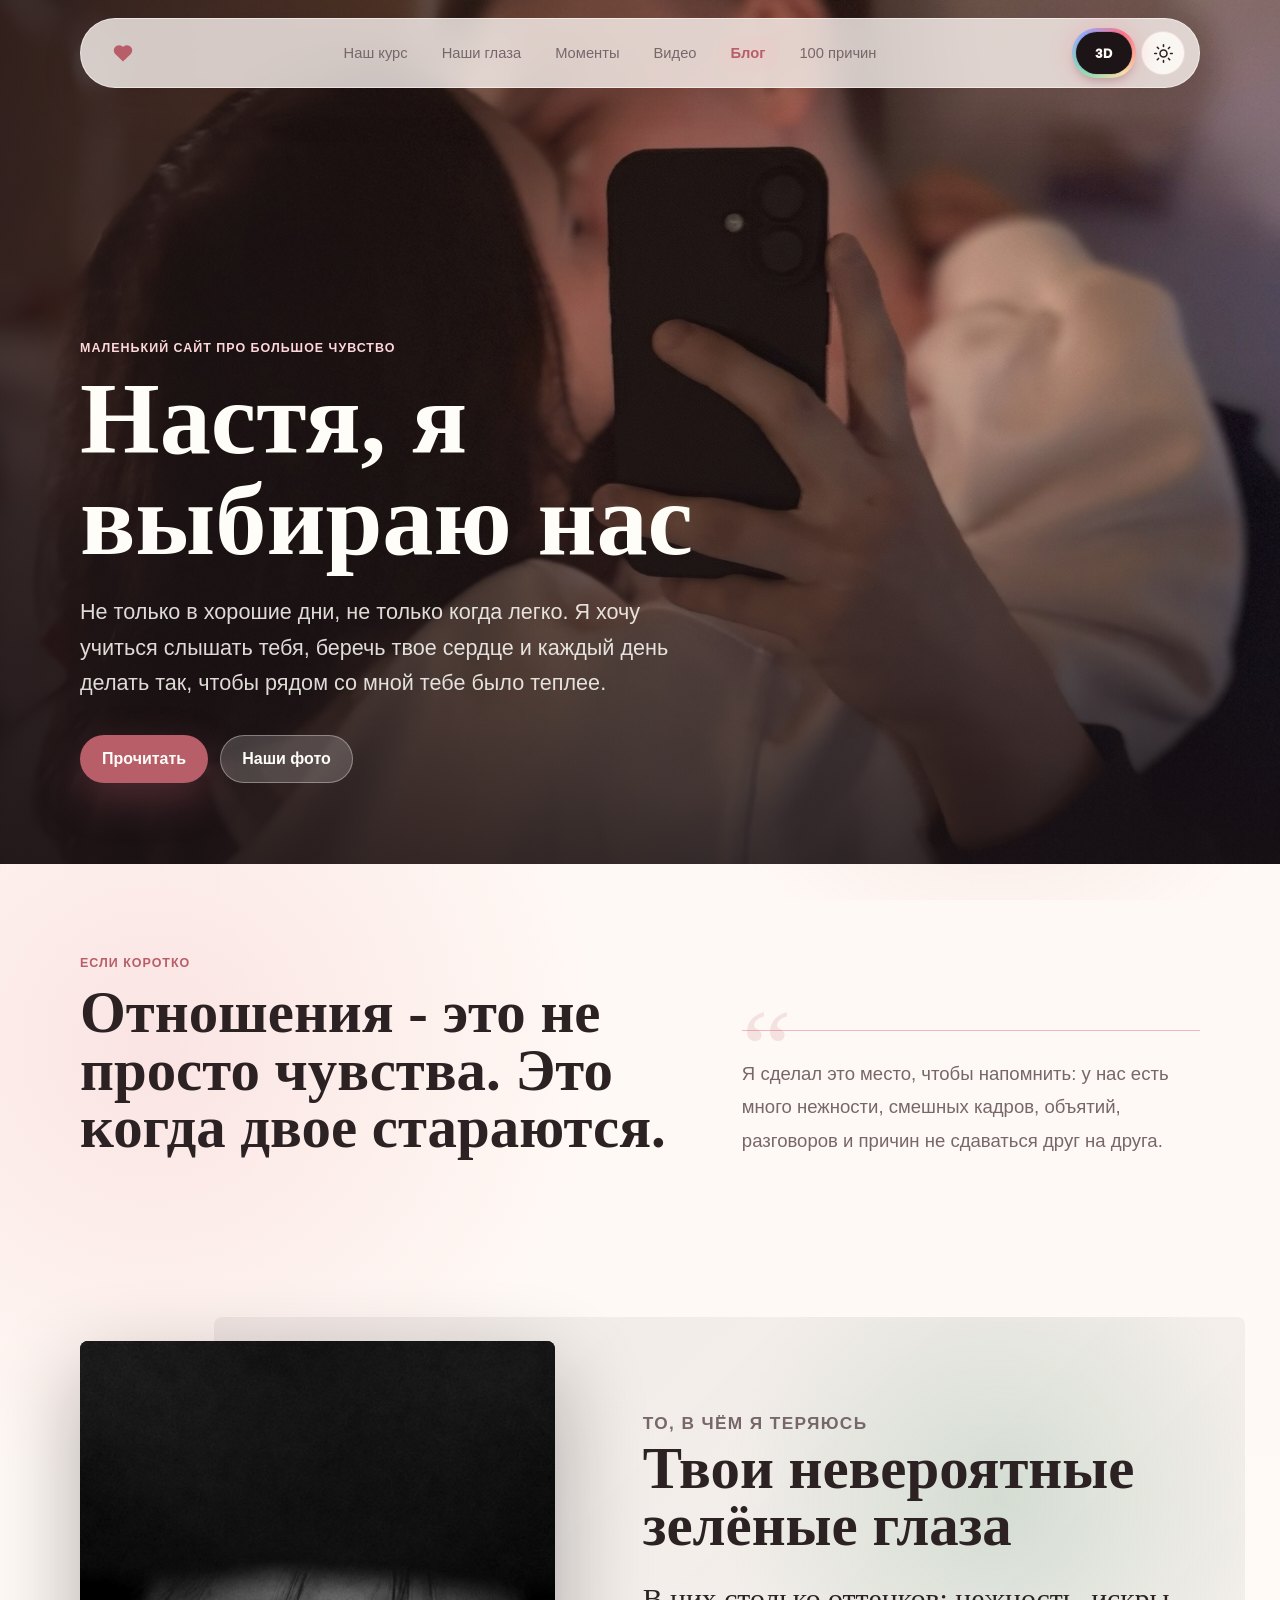
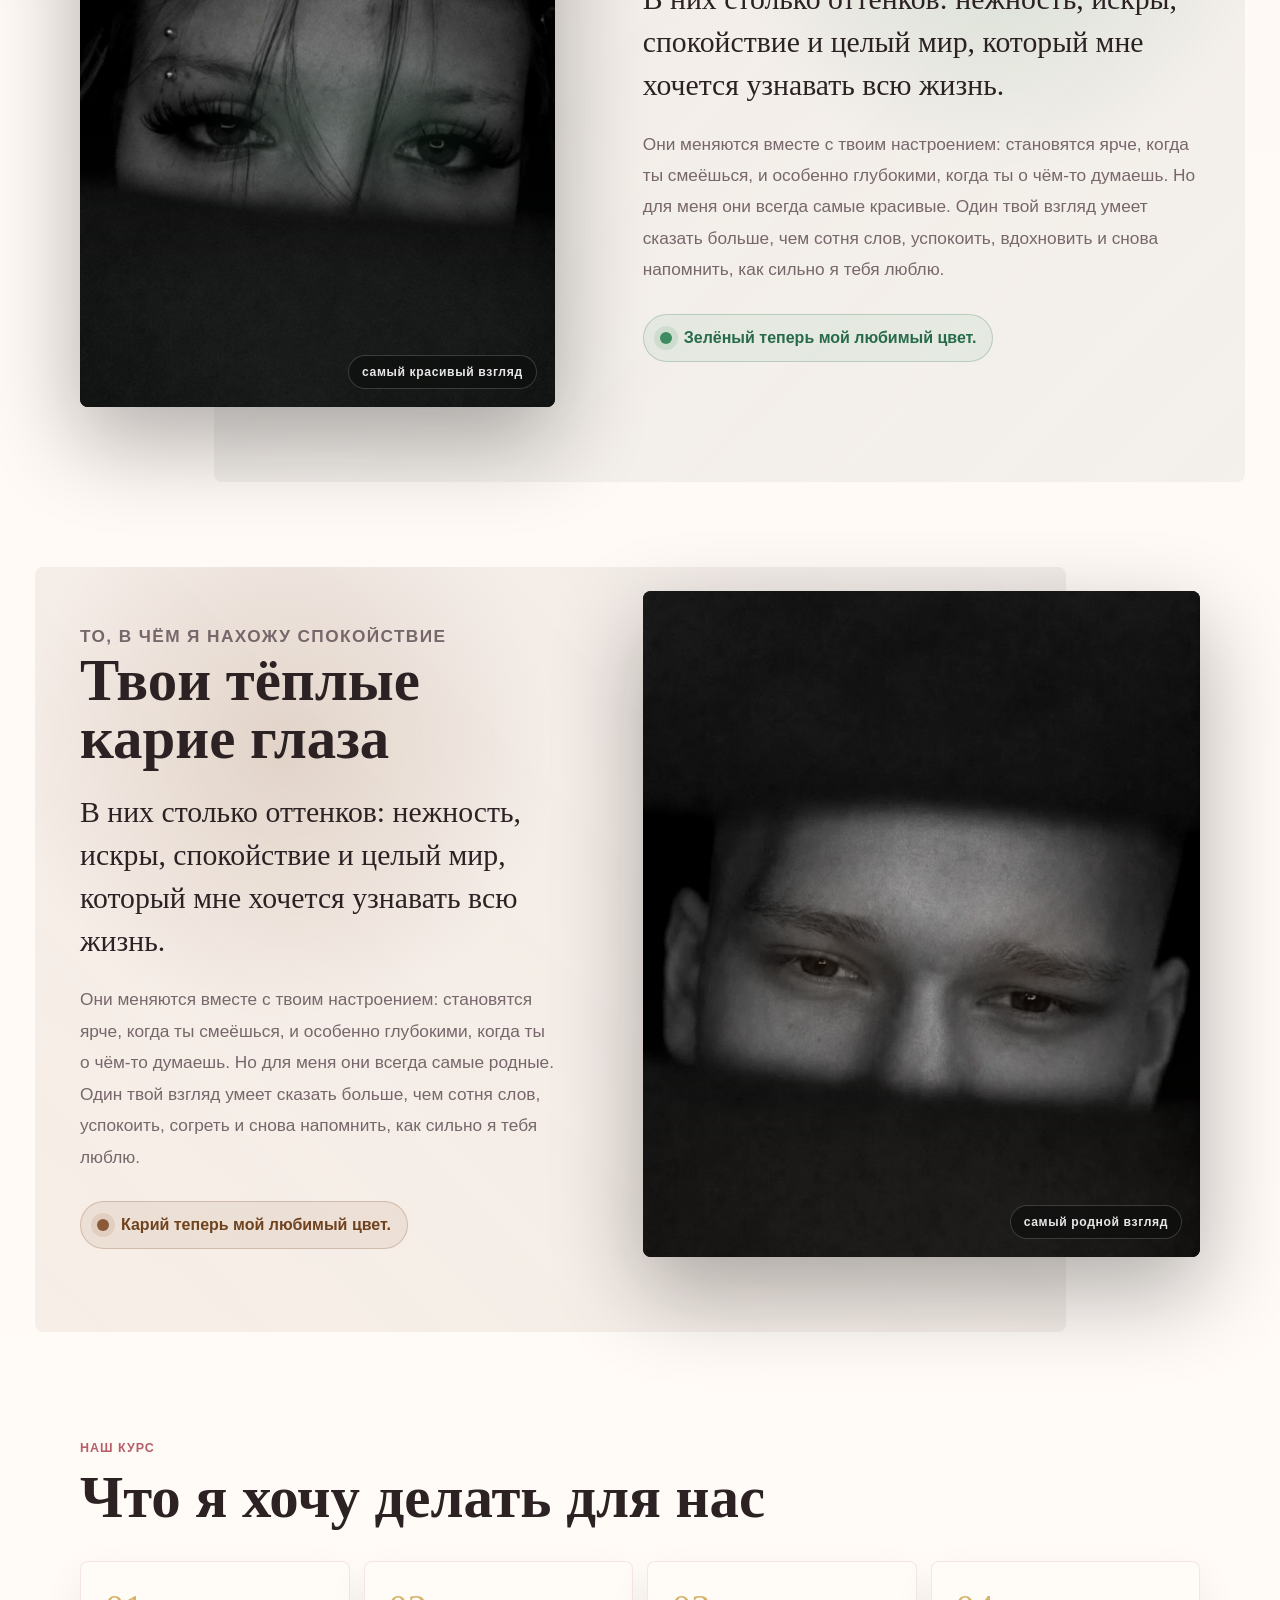
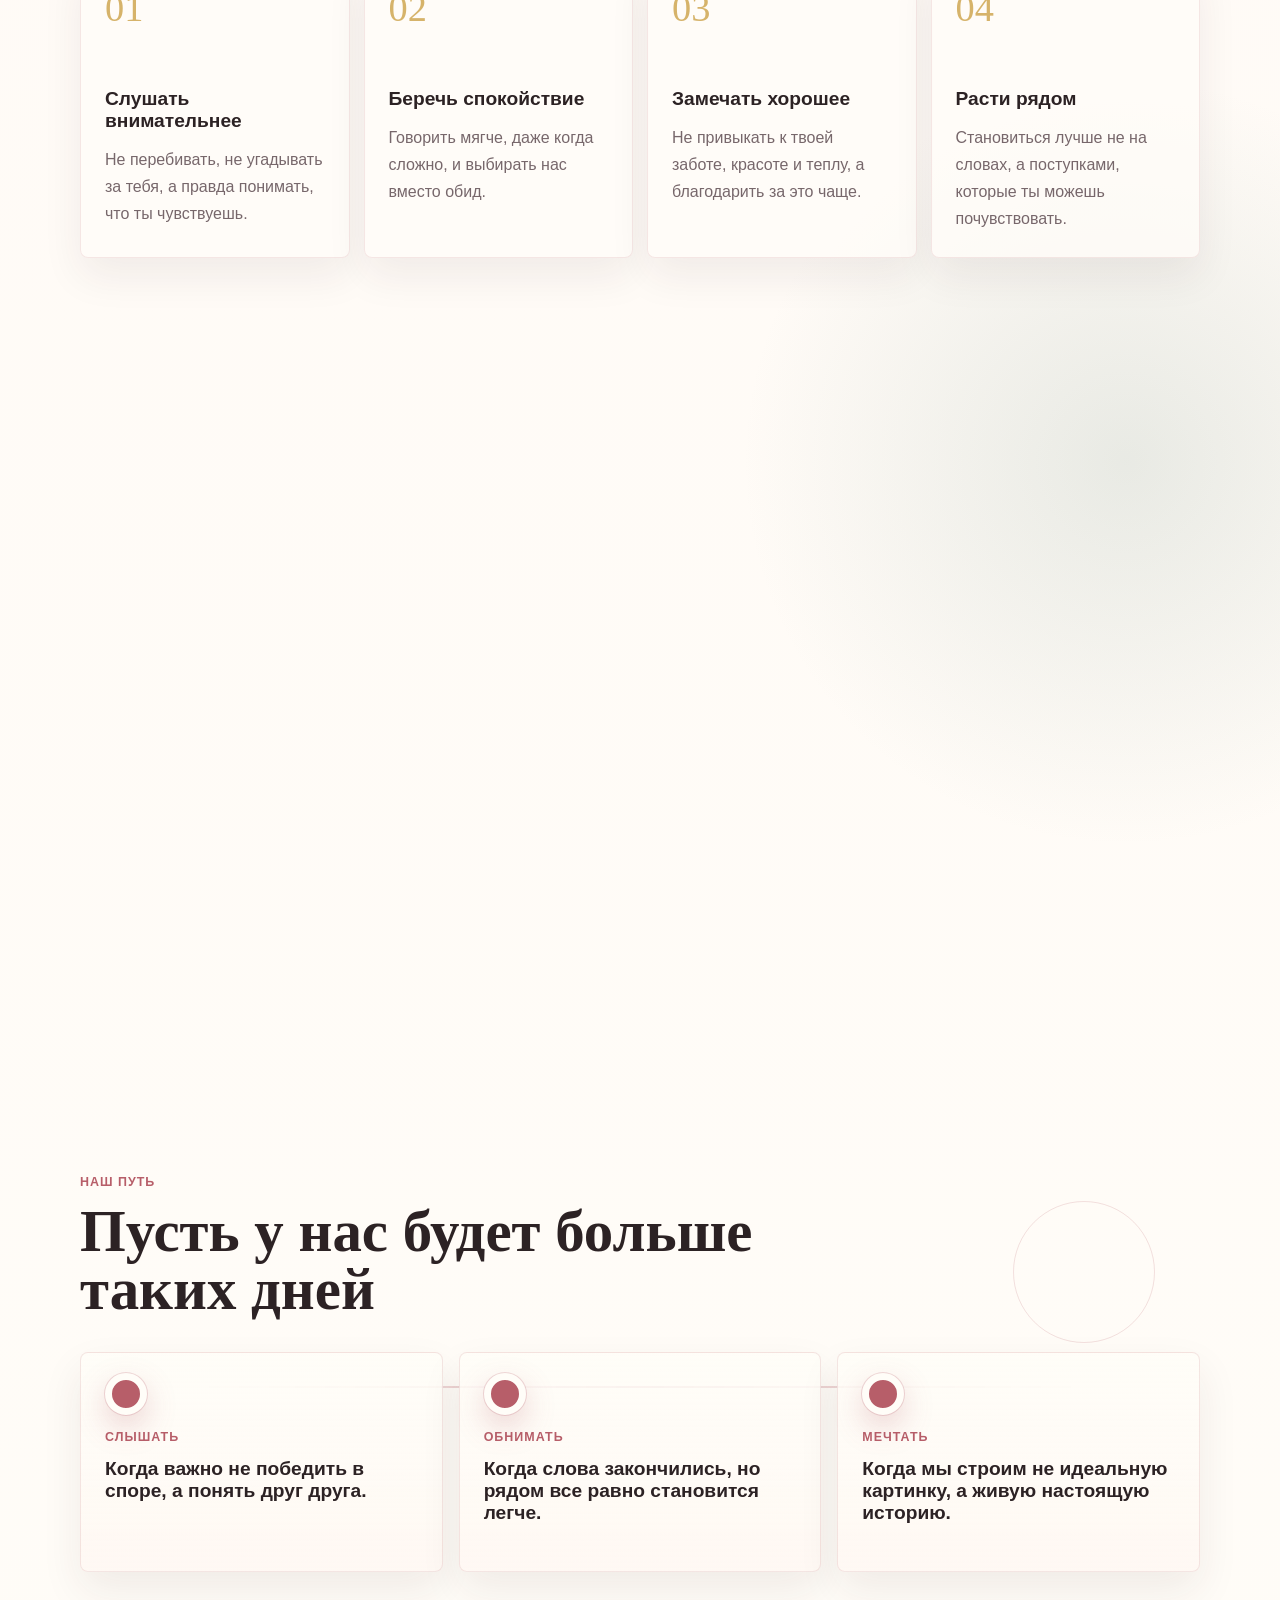
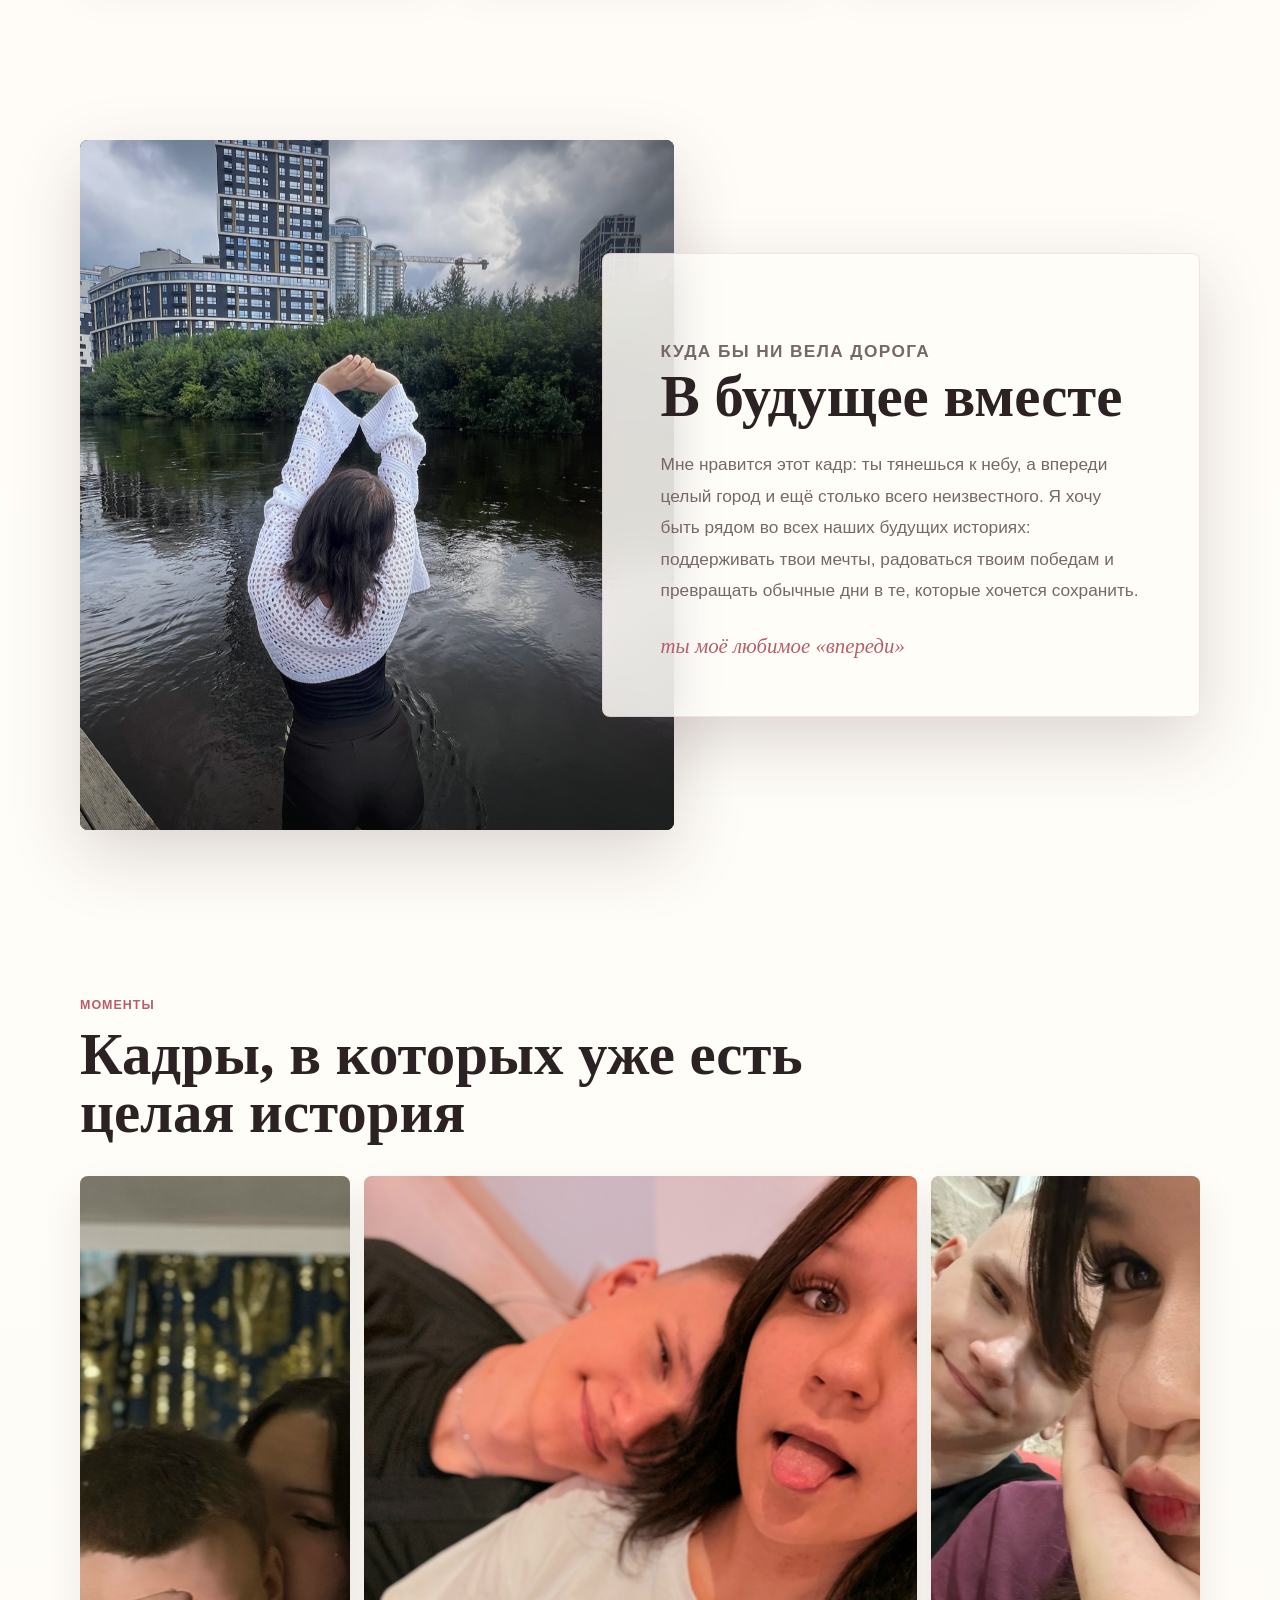
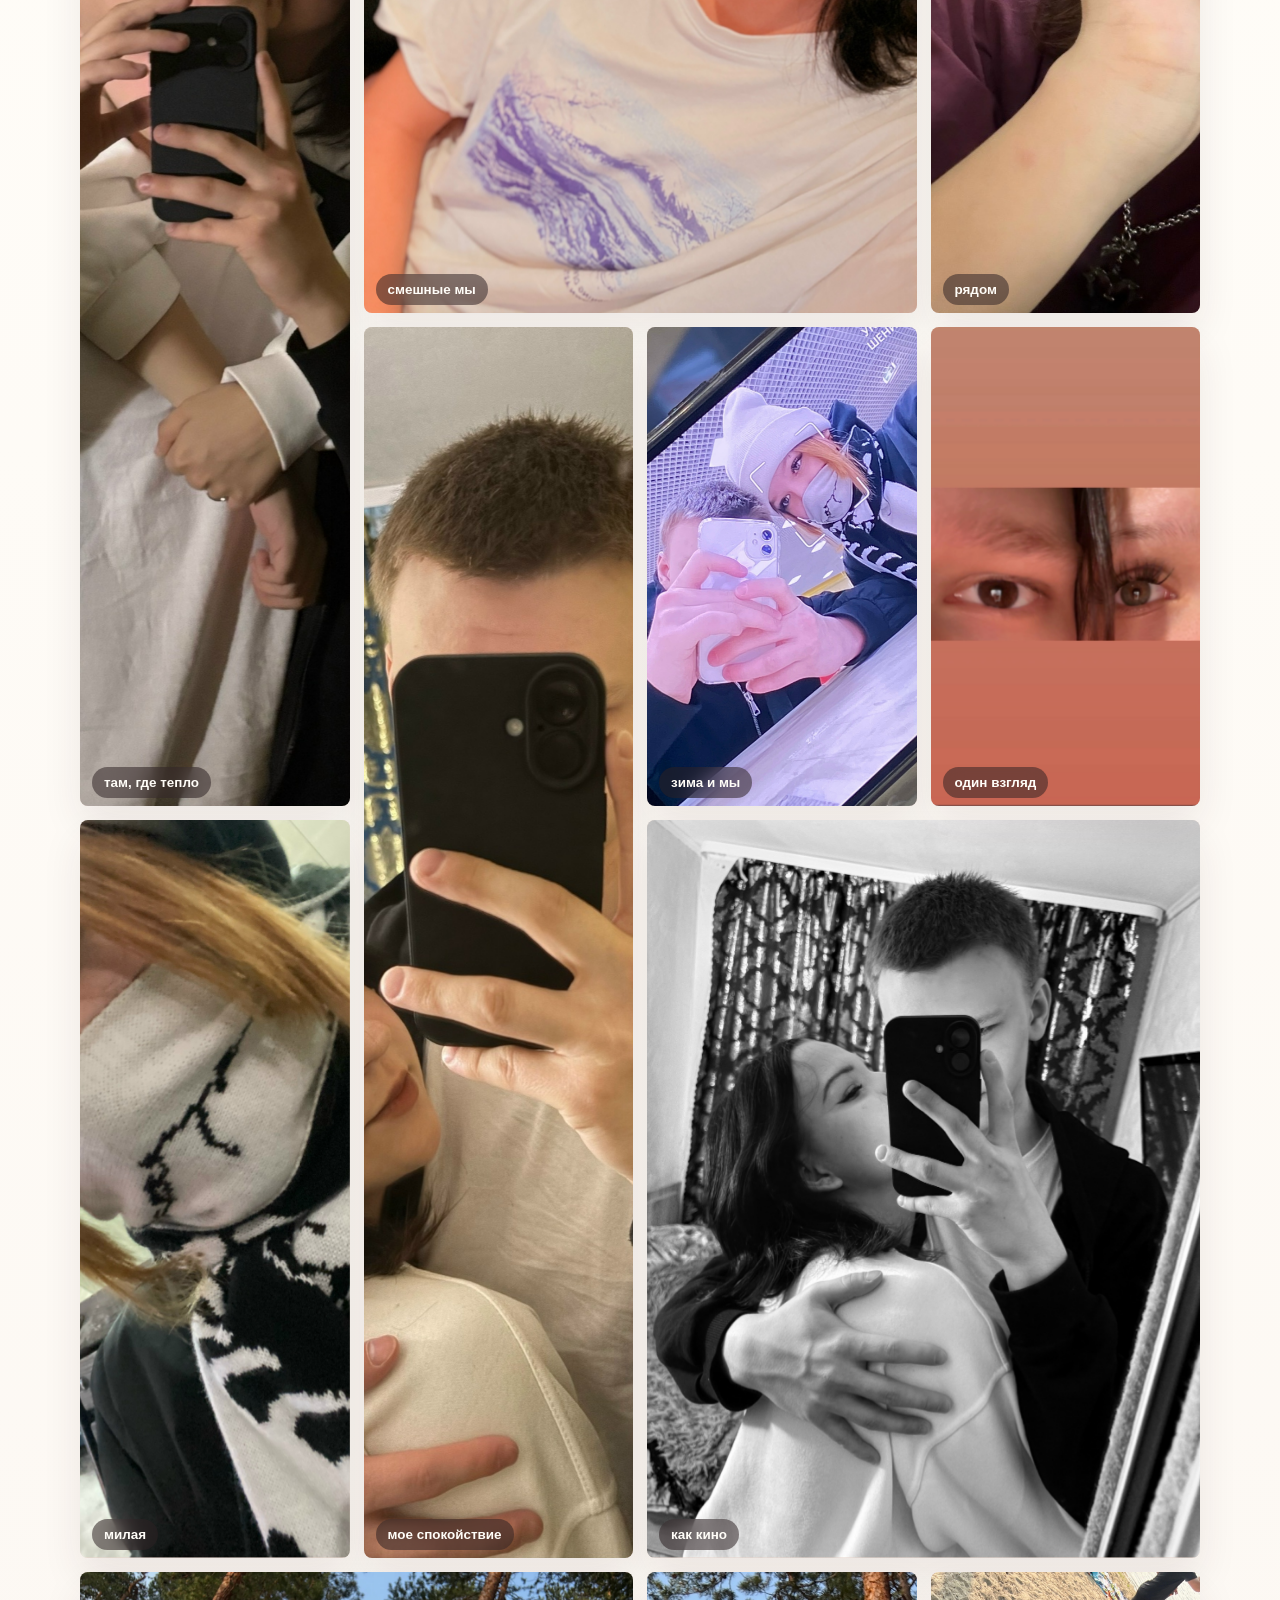
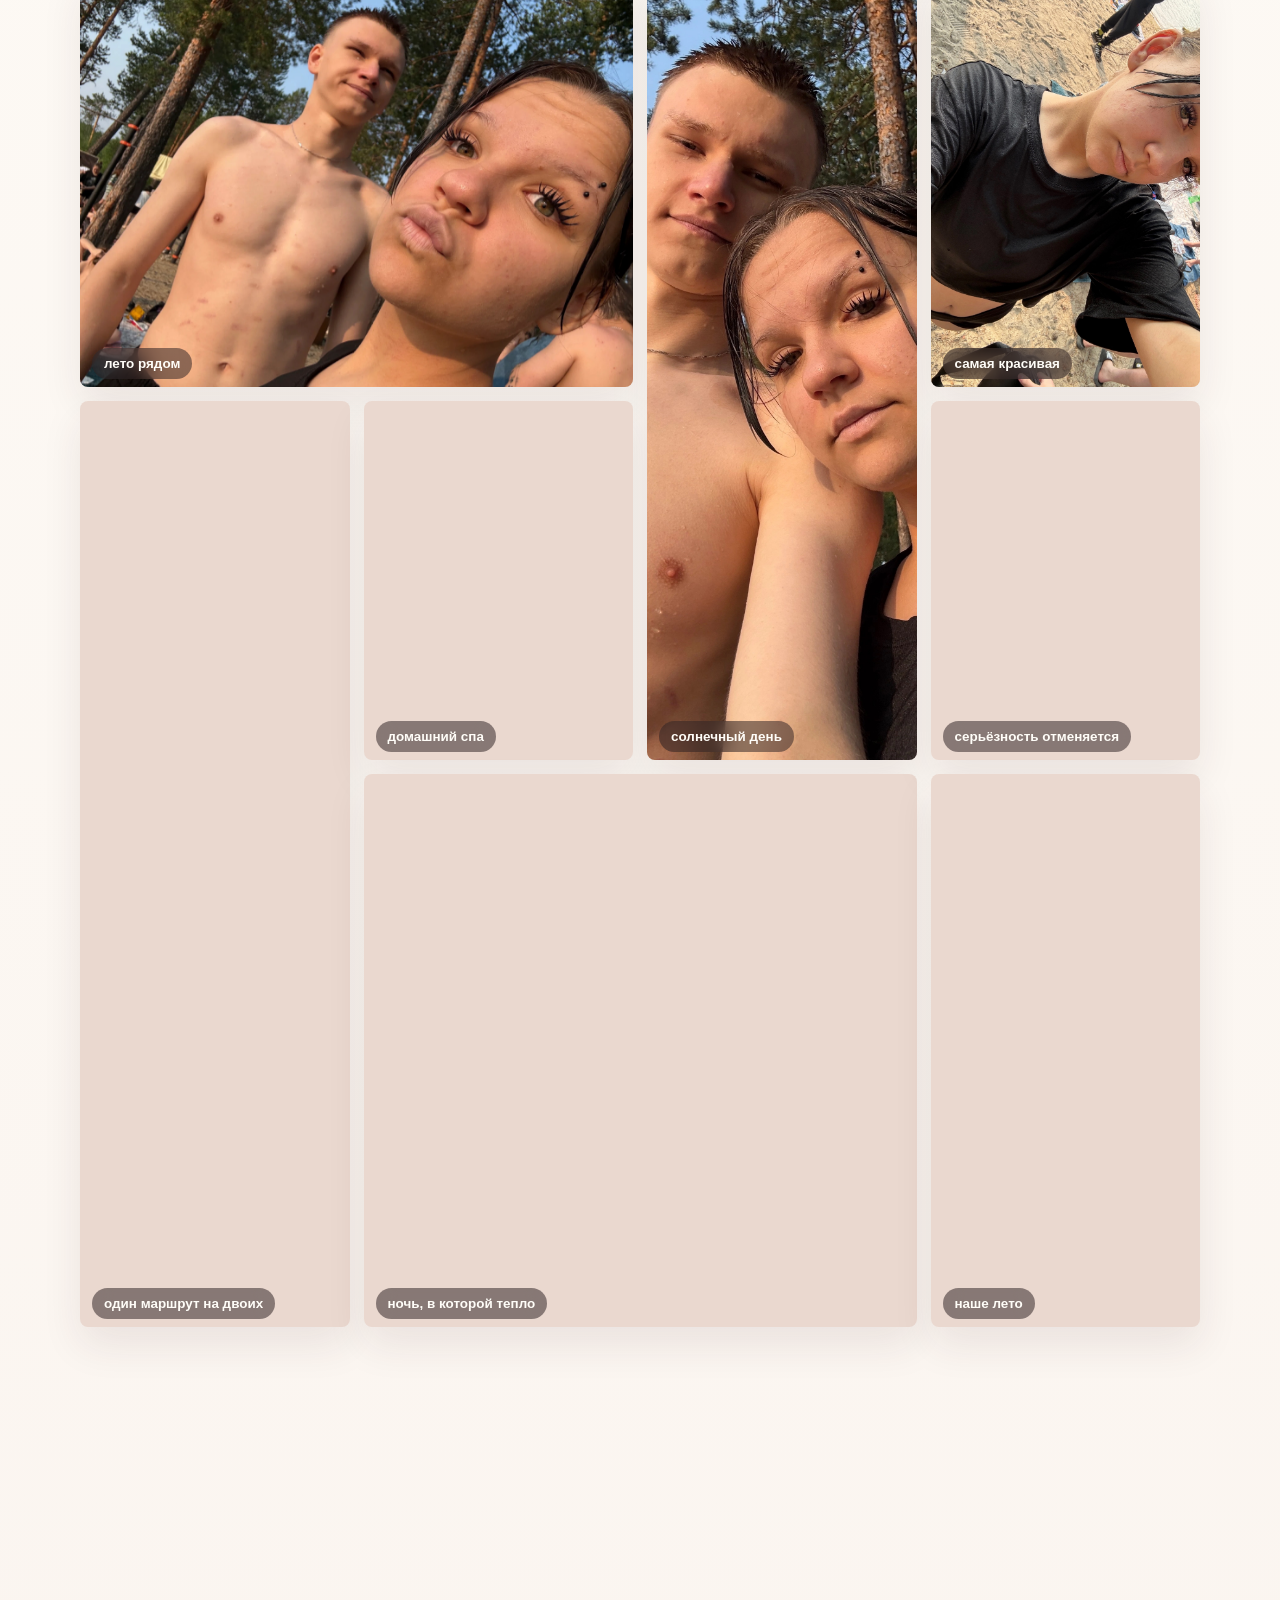
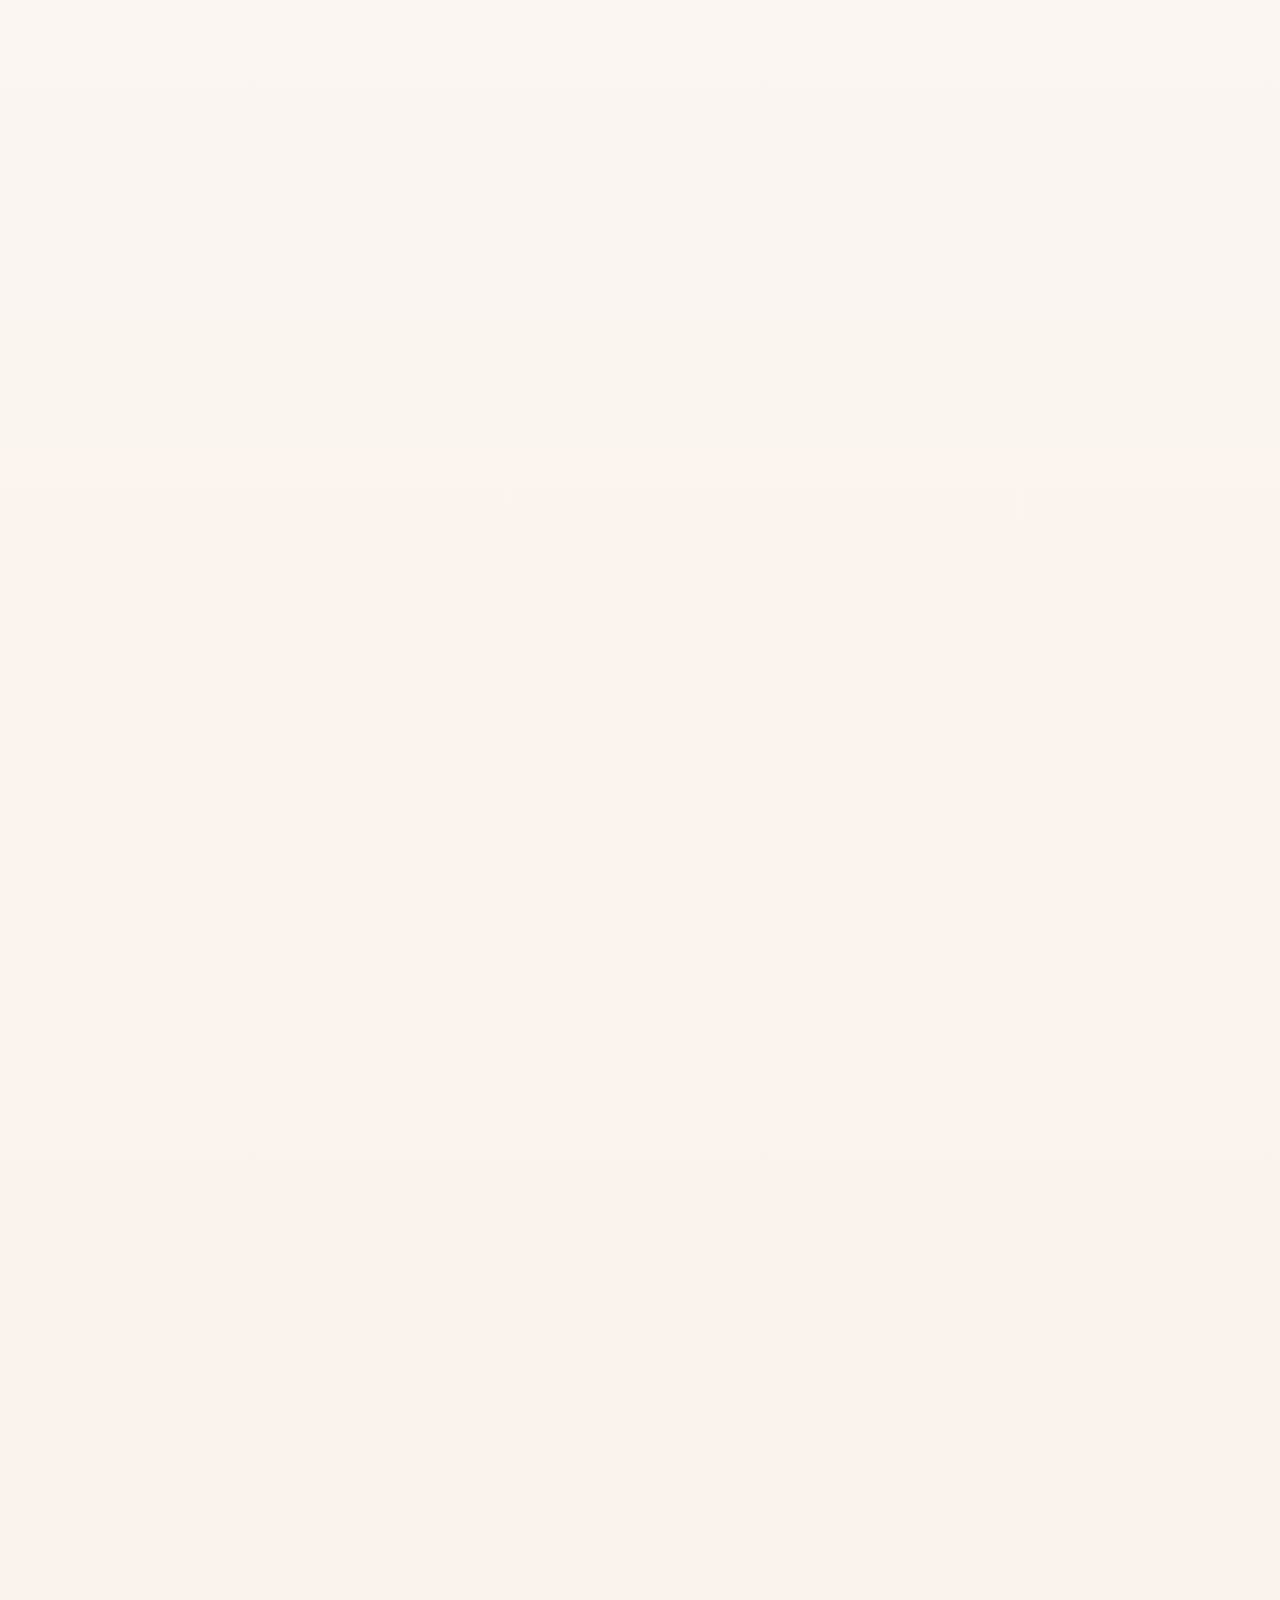
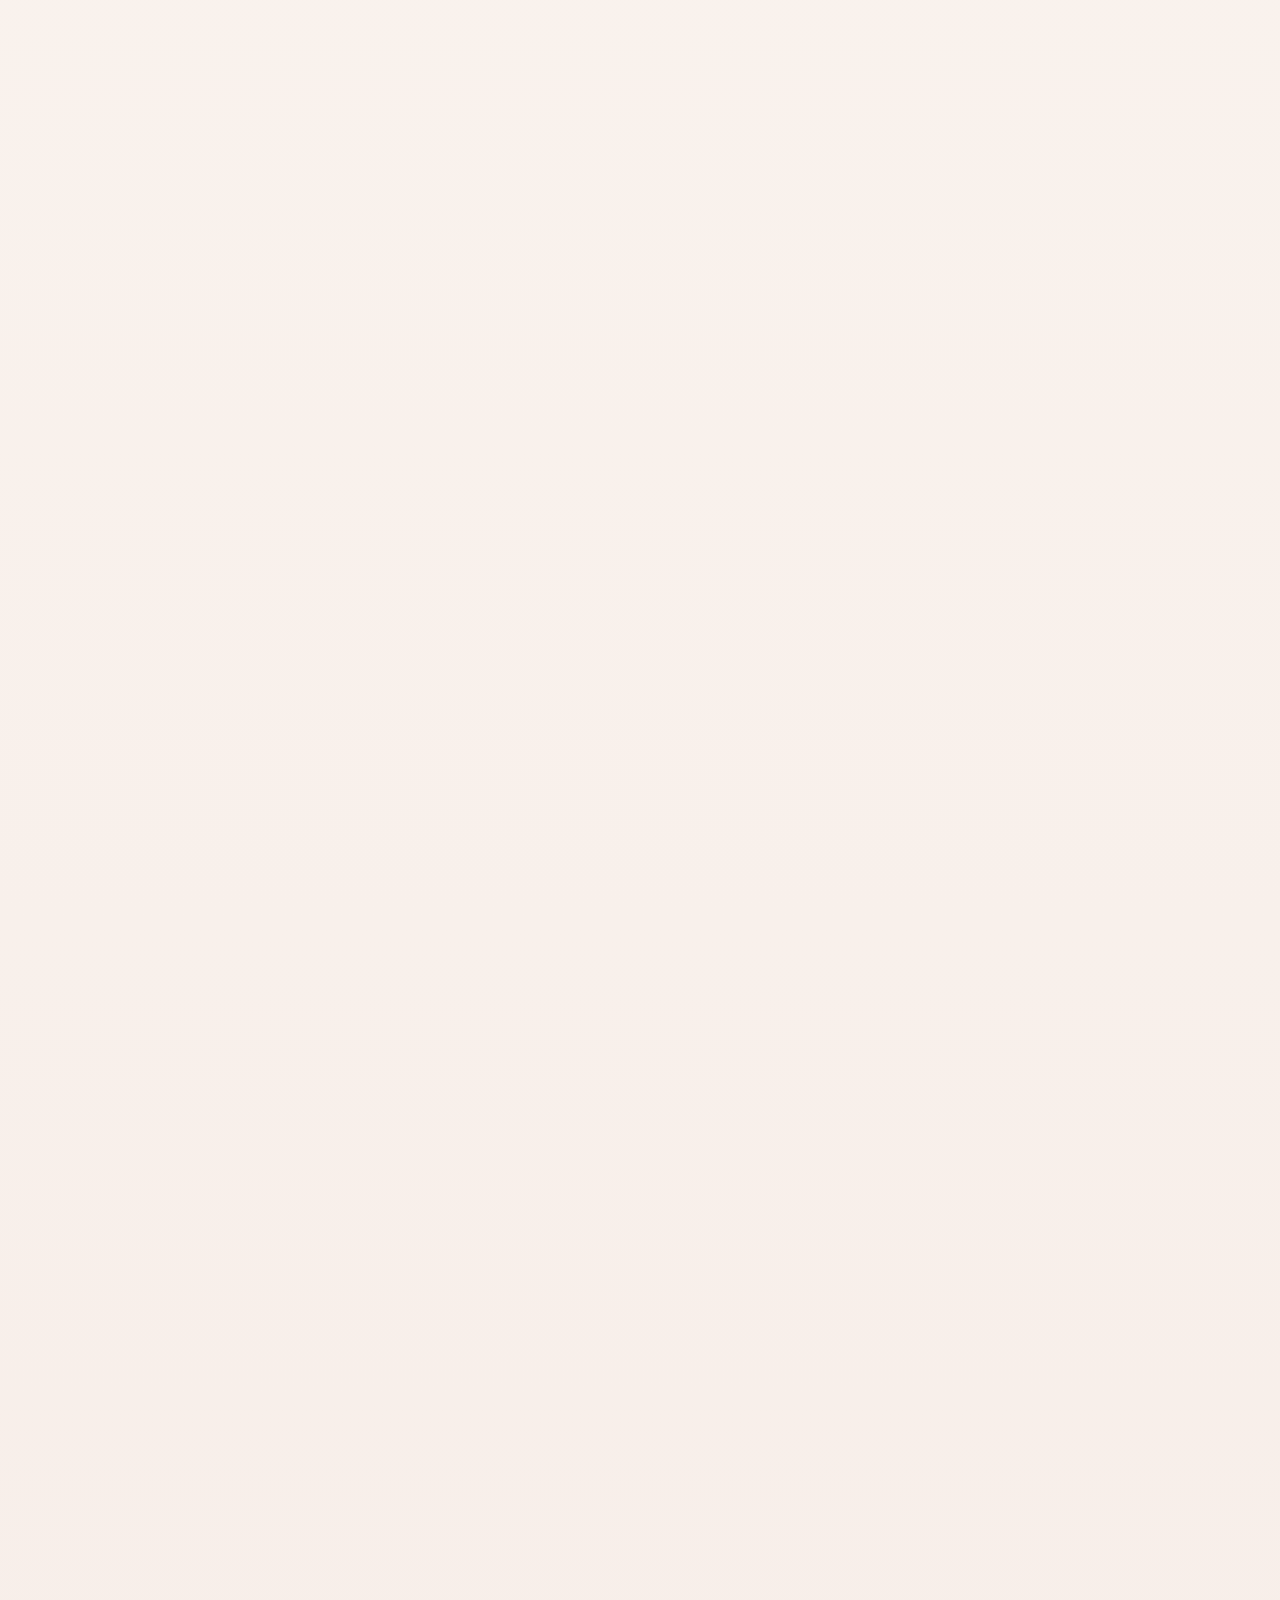
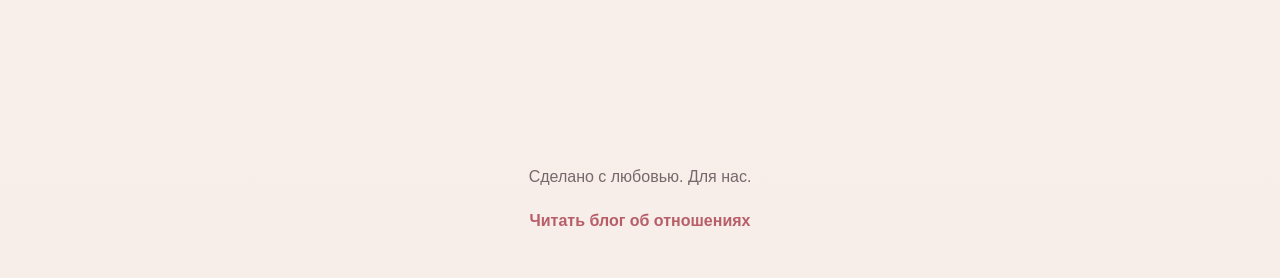
<file: index.html>
<!doctype html>
<html lang="ru">
  <head>
    <meta charset="utf-8">
    <meta name="viewport" content="width=device-width, initial-scale=1">
    <title>Для Насти</title>
    <meta name="description" content="Милый лендинг про любовь, заботу и работу над отношениями.">
    <meta name="theme-color" content="#fff8f4">
    <script>
      (() => {
        let savedTheme = null;
        try {
          savedTheme = localStorage.getItem("nastya-theme");
        } catch {
          // Используем системную тему, если браузер запретил локальное хранилище.
        }
        const systemTheme = window.matchMedia("(prefers-color-scheme: dark)").matches ? "dark" : "light";
        document.documentElement.dataset.theme = savedTheme || systemTheme;
      })();
    </script>
    <link rel="stylesheet" href="styles.css?v=3d31-local-20260721">
  </head>
  <body>
    <a class="skip-link" href="#top">Перейти к содержанию</a>
    <div class="ambient" aria-hidden="true">
      <span class="glow glow-one"></span>
      <span class="glow glow-two"></span>
      <span class="glow glow-three"></span>
      <span class="float-heart heart-one">♡</span>
      <span class="float-heart heart-two">♡</span>
      <span class="float-heart heart-three">♡</span>
    </div>
    <header class="site-header" aria-label="Навигация">
      <a class="brand" href="#top" aria-label="Для Насти, в начало">
        <svg viewBox="0 0 24 24" aria-hidden="true">
          <path d="M12 20.6 4.2 13A5.2 5.2 0 0 1 11.5 5.6l.5.5.5-.5A5.2 5.2 0 0 1 19.8 13L12 20.6Z"/>
        </svg>
      </a>
      <nav class="nav">
        <a href="#promise">Наш курс</a>
        <a href="#eyes">Наши глаза</a>
        <a href="#moments">Моменты</a>
        <a href="#video">Видео</a>
        <a class="nav-blog-link" href="blog.html">Блог</a>
        <a href="#letter">100 причин</a>
      </nav>
      <div class="header-actions">
        <button
          class="mode-3d-toggle"
          type="button"
          aria-pressed="false"
          aria-controls="immersive-experience"
          aria-label="Включить 3D-фотоисторию"
          title="Включить 3D-фотоисторию"
        >
          <span class="mode-3d-signal" aria-hidden="true"></span>
          <span class="mode-3d-label">3D</span>
        </button>
        <button class="theme-toggle" type="button" aria-label="Включить тёмную тему" title="Включить тёмную тему">
          <svg class="theme-icon sun-icon" viewBox="0 0 24 24" aria-hidden="true">
            <circle cx="12" cy="12" r="4"/>
            <path d="M12 2v2M12 20v2M4.93 4.93l1.42 1.42M17.65 17.65l1.42 1.42M2 12h2M20 12h2M4.93 19.07l1.42-1.42M17.65 6.35l1.42-1.42"/>
          </svg>
          <svg class="theme-icon moon-icon" viewBox="0 0 24 24" aria-hidden="true">
            <path d="M20.2 15.2A8.5 8.5 0 0 1 8.8 3.8 8.5 8.5 0 1 0 20.2 15.2Z"/>
          </svg>
        </button>
      </div>
    </header>

    <section
      id="immersive-experience"
      class="immersive-shell"
      aria-label="Наша объёмная фотоистория"
      hidden
    >
      <div class="immersive-stage">
        <div class="immersive-atmosphere" aria-hidden="true">
          <span class="immersive-orb orb-one"></span>
          <span class="immersive-orb orb-two"></span>
          <span class="immersive-orb orb-three"></span>
          <span class="immersive-lightband"></span>
          <span class="immersive-depth-ring ring-one"></span>
          <span class="immersive-depth-ring ring-two"></span>
          <span class="immersive-grain"></span>
        </div>

        <div class="heart-intro" role="status" aria-live="polite" aria-hidden="true" hidden>
          <div class="heart-intro-heart" aria-hidden="true">
            <span class="heart-intro-aura"></span>
            <div class="heart-intro-shards">
              <span class="heart-intro-shard heart-intro-shard-one">
                <img src="assets/heart-user-broken-v1.png" alt="" decoding="async">
              </span>
              <span class="heart-intro-shard heart-intro-shard-two">
                <img src="assets/heart-user-broken-v1.png" alt="" decoding="async">
              </span>
              <span class="heart-intro-shard heart-intro-shard-three">
                <img src="assets/heart-user-broken-v1.png" alt="" decoding="async">
              </span>
              <span class="heart-intro-shard heart-intro-shard-four">
                <img src="assets/heart-user-broken-v1.png" alt="" decoding="async">
              </span>
            </div>
            <img class="heart-intro-whole" src="assets/heart-user-healed-v1.png" alt="" decoding="async">
            <span class="heart-intro-repair-wave"></span>
            <span class="heart-intro-spark heart-intro-spark-one"></span>
            <span class="heart-intro-spark heart-intro-spark-two"></span>
            <span class="heart-intro-spark heart-intro-spark-three"></span>
            <span class="heart-intro-shine"></span>
          </div>
          <p class="heart-intro-copy">Ты всегда была рядом...</p>
        </div>

        <div class="immersive-hud">
          <div class="immersive-wordmark">
            <strong>НАСТЯ</strong>
            <span>наша орбита / 2026</span>
          </div>
          <div class="immersive-status">
            <span>3D-фотоистория</span>
            <strong>Прокручивай вниз или вверх</strong>
          </div>
          <a class="immersive-blog-link" href="blog.html">Блог</a>
        </div>

        <div class="immersive-scenes">
          <article class="immersive-scene is-current" data-scene="0" data-whisper="БЛИЖЕ" aria-labelledby="scene-title-0">
            <div class="immersive-copy copy-left">
              <p>Фотоархив / 01—08</p>
              <h2 id="scene-title-0">Наша история<br>в глубине</h2>
              <span>Не листай картинки. Двигайся сквозь них.</span>
            </div>
            <div class="photo-orbit orbit-opening" aria-hidden="true">
              <figure class="orbit-photo is-far" style="--x: 8%; --y: 14%; --w: 27vw; --z: -110px; --rz: -7deg; --ratio: 4 / 5; --order: 1;">
                <span class="orbit-photo-media"><img src="assets/3d-embrace.jpg" alt="" loading="eager" decoding="async"></span>
              </figure>
              <figure class="orbit-photo is-near orbit-photo-main" style="--x: 45%; --y: 7%; --w: 35vw; --z: 120px; --rz: 2deg; --ratio: 4 / 5; --order: 2;">
                <span class="orbit-photo-media"><img src="assets/3d-opening-main.jpg" alt="" loading="eager" decoding="async"></span>
                <figcaption>точка, с которой всё начинается</figcaption>
              </figure>
            </div>
          </article>

          <article class="immersive-scene" data-scene="1" data-whisper="ВЗГЛЯД" aria-labelledby="scene-title-1" aria-hidden="true">
            <div class="immersive-copy copy-right">
              <p>Два взгляда / одна тишина</p>
              <h2 id="scene-title-1">Глаза,<br>в которых дом</h2>
              <span>Самый красивый зелёный. Самый родной карий.</span>
            </div>
            <div class="photo-orbit orbit-eyes" aria-hidden="true">
              <figure class="orbit-photo is-near" style="--x: 5%; --y: 8%; --w: 38vw; --z: 130px; --rz: -3deg; --ratio: 4 / 5; --order: 1;">
                <span class="orbit-photo-media"><img src="assets/3d-eyes-nastya.jpg" alt="" loading="lazy" decoding="async"></span>
                <figcaption>взгляд, в котором я теряюсь</figcaption>
              </figure>
              <figure class="orbit-photo is-mid" style="--x: 48%; --y: 19%; --w: 30vw; --z: -10px; --rz: 5deg; --ratio: 4 / 5; --order: 2;">
                <span class="orbit-photo-media"><img src="assets/3d-eyes-sasha.jpg" alt="" loading="lazy" decoding="async"></span>
                <figcaption>взгляд, в котором спокойно</figcaption>
              </figure>
              <span class="orbit-line line-eyes"></span>
            </div>
          </article>

          <article class="immersive-scene" data-scene="2" data-whisper="СМЕХ" aria-labelledby="scene-title-2" aria-hidden="true">
            <div class="immersive-copy copy-center">
              <p>Живые кадры / без идеальной позы</p>
              <h2 id="scene-title-2">Смешные.<br>Настоящие. Мы.</h2>
            </div>
            <div class="photo-orbit orbit-cascade" aria-hidden="true">
              <figure class="orbit-photo is-near" style="--x: 14%; --y: 7%; --w: 36vw; --z: 130px; --rz: -4deg; --ratio: 4 / 5; --order: 1;">
                <span class="orbit-photo-media"><img src="assets/3d-real-main.jpg" alt="" loading="lazy" decoding="async"></span>
              </figure>
              <figure class="orbit-photo is-mid" style="--x: 58%; --y: 22%; --w: 29vw; --z: -20px; --rz: 7deg; --ratio: 4 / 5; --order: 2;">
                <span class="orbit-photo-media"><img src="assets/3d-real-detail.jpg" alt="" loading="lazy" decoding="async"></span>
              </figure>
            </div>
          </article>

          <article class="immersive-scene" data-scene="3" data-whisper="ЛЕТО" aria-labelledby="scene-title-3" aria-hidden="true">
            <div class="immersive-copy copy-left copy-low">
              <p>Солнце / снег / всё между</p>
              <h2 id="scene-title-3">Наши времена<br>года</h2>
              <span>Любое время становится нашим, если мы рядом.</span>
            </div>
            <div class="photo-orbit orbit-seasons" aria-hidden="true">
              <figure class="orbit-photo is-near" style="--x: 42%; --y: 5%; --w: 35vw; --z: 120px; --rz: 2deg; --ratio: 4 / 5; --order: 1;">
                <span class="orbit-photo-media"><img src="assets/3d-season-main.jpg" alt="" loading="lazy" decoding="async"></span>
              </figure>
              <figure class="orbit-photo is-mid" style="--x: 10%; --y: 15%; --w: 29vw; --z: -35px; --rz: -7deg; --ratio: 4 / 5; --order: 2;">
                <span class="orbit-photo-media"><img src="assets/3d-season-detail.jpg" alt="" loading="lazy" decoding="async"></span>
              </figure>
            </div>
          </article>

          <article class="immersive-scene" data-scene="4" data-whisper="ВПЕРЁД" aria-labelledby="scene-title-4" aria-hidden="true">
            <div class="immersive-copy copy-right copy-high">
              <p>Куда бы ни вела дорога</p>
              <h2 id="scene-title-4">Ты — моё<br>любимое «впереди»</h2>
              <span>Город, вода, небо и ещё столько наших будущих историй.</span>
            </div>
            <div class="photo-orbit orbit-future" aria-hidden="true">
              <figure class="orbit-photo is-near orbit-photo-panorama" style="--x: 8%; --y: 4%; --w: 57vw; --z: 100px; --rz: -2deg; --ratio: 16 / 11; --order: 1;">
                <span class="orbit-photo-media"><img src="assets/3d-future-main.jpg" alt="" loading="lazy" decoding="async"></span>
              </figure>
              <figure class="orbit-photo is-mid" style="--x: 46%; --y: 43%; --w: 25vw; --z: -20px; --rz: 7deg; --ratio: 4 / 5; --order: 2;">
                <span class="orbit-photo-media"><img src="assets/3d-future-detail.jpg" alt="" loading="lazy" decoding="async"></span>
              </figure>
            </div>
          </article>

          <article class="immersive-scene" data-scene="5" data-whisper="РЯДОМ" aria-labelledby="scene-title-5" aria-hidden="true">
            <div class="immersive-copy copy-left copy-low">
              <p>Обычные дни / наши любимые</p>
              <h2 id="scene-title-5">Один маршрут<br>на двоих</h2>
              <span>Когда мы рядом, любая прогулка становится нашей историей.</span>
            </div>
            <div class="photo-orbit orbit-days" aria-hidden="true">
              <figure class="orbit-photo is-near" style="--x: 42%; --y: 5%; --w: 35vw; --z: 120px; --rz: 3deg; --ratio: 3 / 4; --order: 1;">
                <span class="orbit-photo-media"><img src="assets/memory-walk.jpg" alt="" loading="lazy" decoding="async"></span>
                <figcaption>один маршрут на двоих</figcaption>
              </figure>
              <figure class="orbit-photo is-mid" style="--x: 9%; --y: 17%; --w: 29vw; --z: -35px; --rz: -6deg; --ratio: 3 / 4; --order: 2;">
                <span class="orbit-photo-media"><img src="assets/memory-summer.jpg" alt="" loading="lazy" decoding="async"></span>
                <figcaption>наше лето</figcaption>
              </figure>
            </div>
          </article>

          <article class="immersive-scene" data-scene="6" data-whisper="СВОИ" aria-labelledby="scene-title-6" aria-hidden="true">
            <div class="immersive-copy copy-right">
              <p>Без серьёзных лиц / без фильтров</p>
              <h2 id="scene-title-6">С тобой можно<br>быть собой</h2>
              <span>Красивыми, смешными, странными — любыми. И всегда своими.</span>
            </div>
            <div class="photo-orbit orbit-playful" aria-hidden="true">
              <figure class="orbit-photo is-near" style="--x: 12%; --y: 6%; --w: 36vw; --z: 130px; --rz: -4deg; --ratio: 3 / 4; --order: 1;">
                <span class="orbit-photo-media"><img src="assets/memory-spa.jpg" alt="" loading="lazy" decoding="async"></span>
                <figcaption>домашний спа</figcaption>
              </figure>
              <figure class="orbit-photo is-mid" style="--x: 59%; --y: 23%; --w: 29vw; --z: -20px; --rz: 7deg; --ratio: 3 / 4; --order: 2;">
                <span class="orbit-photo-media"><img src="assets/memory-scarf-kiss.jpg" alt="" loading="lazy" decoding="async"></span>
                <figcaption>серьёзность отменяется</figcaption>
              </figure>
            </div>
          </article>

          <article class="immersive-scene" data-scene="7" data-whisper="ВМЕСТЕ" aria-labelledby="scene-title-7" aria-hidden="true">
            <div class="immersive-copy copy-center copy-final">
              <p>Финальный кадр / но не финал истории</p>
              <h2 id="scene-title-7">Я выбираю нас</h2>
              <span>В хорошие дни. В сложные дни. Снова и снова.</span>
            </div>
            <div class="photo-orbit orbit-finale" aria-hidden="true">
              <figure class="orbit-photo is-far orbit-photo-panorama" style="--x: 4%; --y: 11%; --w: 40vw; --z: -100px; --rz: -5deg; --ratio: 1 / 1; --order: 1;">
                <span class="orbit-photo-media"><img src="assets/memory-winter-kiss.jpg" alt="" loading="lazy" decoding="async"></span>
              </figure>
              <figure class="orbit-photo is-near" style="--x: 55%; --y: 7%; --w: 34vw; --z: 120px; --rz: 3deg; --ratio: 4 / 5; --order: 2;">
                <span class="orbit-photo-media"><img src="assets/3d-embrace.jpg" alt="" loading="lazy" decoding="async"></span>
              </figure>
            </div>
          </article>
        </div>

        <button class="immersive-exit" type="button" tabindex="-1" aria-hidden="true" disabled>
          Вернуться к обычному сайту
        </button>

        <div class="immersive-progress" aria-hidden="true">
          <span class="immersive-progress-fill"></span>
        </div>
        <div class="immersive-counter" aria-live="polite">
          <span class="immersive-counter-current">01</span>
          <i></i>
          <span class="immersive-counter-total">08</span>
        </div>
        <p class="immersive-scroll-hint" aria-hidden="true">
          <span></span>
          колесо / свайп / стрелки
        </p>
      </div>
    </section>

    <main id="top">
      <section class="hero">
        <div class="hero-media" aria-hidden="true">
          <img src="assets/photo-08.png" alt="">
        </div>
        <div class="hero-overlay"></div>
        <div class="hero-content">
          <p class="eyebrow">маленький сайт про большое чувство</p>
          <h1>Настя, я выбираю нас</h1>
          <p class="hero-text">
            Не только в хорошие дни, не только когда легко. Я хочу учиться слышать тебя,
            беречь твое сердце и каждый день делать так, чтобы рядом со мной тебе было теплее.
          </p>
          <div class="hero-actions">
            <a class="button primary" href="#promise">Прочитать</a>
            <a class="button secondary" href="#moments">Наши фото</a>
          </div>
        </div>
      </section>

      <section class="intro section">
        <div class="intro-copy">
          <p class="section-kicker">если коротко</p>
          <h2>Отношения - это не просто чувства. Это когда двое стараются.</h2>
        </div>
        <div class="intro-note">
          <p>
            Я сделал это место, чтобы напомнить: у нас есть много нежности, смешных кадров,
            объятий, разговоров и причин не сдаваться друг на друга.
          </p>
        </div>
      </section>

      <section id="eyes" class="section eyes-story">
        <div class="eyes-photo">
          <img
            src="assets/nastya-eyes.jpg"
            alt="Крупный чёрно-белый портрет Насти, в центре кадра её глаза"
            width="807"
            height="1280"
            loading="lazy"
          >
          <span class="eyes-caption">самый красивый взгляд</span>
        </div>
        <div class="eyes-copy">
          <p class="section-kicker">то, в чём я теряюсь</p>
          <h2>Твои невероятные зелёные глаза</h2>
          <p class="eyes-lead">
            В них столько оттенков: нежность, искры, спокойствие и целый мир, который мне хочется узнавать всю жизнь.
          </p>
          <p>
            Они меняются вместе с твоим настроением: становятся ярче, когда ты смеёшься, и особенно глубокими,
            когда ты о чём-то думаешь. Но для меня они всегда самые красивые. Один твой взгляд умеет сказать больше,
            чем сотня слов, успокоить, вдохновить и снова напомнить, как сильно я тебя люблю.
          </p>
          <div class="green-note">
            <span aria-hidden="true"></span>
            Зелёный теперь мой любимый цвет.
          </div>
        </div>
      </section>

      <section id="sasha" class="section eyes-story eyes-story-sasha">
        <div class="eyes-photo eyes-photo-sasha">
          <img
            src="assets/me.jpg"
            alt="Крупный чёрно-белый портрет Саши, в центре кадра его карие глаза"
            width="997"
            height="1577"
            loading="lazy"
          >
          <span class="eyes-caption">самый родной взгляд</span>
        </div>
        <div class="eyes-copy">
          <p class="section-kicker">то, в чём я нахожу спокойствие</p>
          <h2>Твои тёплые карие глаза</h2>
          <p class="eyes-lead">
            В них столько оттенков: нежность, искры, спокойствие и целый мир, который мне хочется узнавать всю жизнь.
          </p>
          <p>
            Они меняются вместе с твоим настроением: становятся ярче, когда ты смеёшься, и особенно глубокими,
            когда ты о чём-то думаешь. Но для меня они всегда самые родные. Один твой взгляд умеет сказать больше,
            чем сотня слов, успокоить, согреть и снова напомнить, как сильно я тебя люблю.
          </p>
          <div class="brown-note">
            <span aria-hidden="true"></span>
            Карий теперь мой любимый цвет.
          </div>
        </div>
      </section>

      <section id="promise" class="section promise">
        <div class="section-heading">
          <p class="section-kicker">наш курс</p>
          <h2>Что я хочу делать для нас</h2>
        </div>
        <div class="promise-grid">
          <article class="promise-card">
            <span>01</span>
            <h3>Слушать внимательнее</h3>
            <p>Не перебивать, не угадывать за тебя, а правда понимать, что ты чувствуешь.</p>
          </article>
          <article class="promise-card">
            <span>02</span>
            <h3>Беречь спокойствие</h3>
            <p>Говорить мягче, даже когда сложно, и выбирать нас вместо обид.</p>
          </article>
          <article class="promise-card">
            <span>03</span>
            <h3>Замечать хорошее</h3>
            <p>Не привыкать к твоей заботе, красоте и теплу, а благодарить за это чаще.</p>
          </article>
          <article class="promise-card">
            <span>04</span>
            <h3>Расти рядом</h3>
            <p>Становиться лучше не на словах, а поступками, которые ты можешь почувствовать.</p>
          </article>
        </div>
      </section>

      <section class="split section">
        <div class="split-photo">
          <img src="assets/photo-05.png" alt="Совместное фото в зеркале">
        </div>
        <div class="split-copy">
          <p class="section-kicker">важное</p>
          <h2>Я хочу быть человеком, с которым тебе не страшно быть настоящей.</h2>
          <p>
            С улыбкой, усталостью, капризами, мечтами, тишиной и всем, что у тебя внутри.
            Мне хочется, чтобы ты знала: любовь - это не только красивые слова, а ежедневная забота.
          </p>
        </div>
      </section>

      <section class="section path">
        <div class="section-heading">
          <p class="section-kicker">наш путь</p>
          <h2>Пусть у нас будет больше таких дней</h2>
        </div>
        <div class="path-line">
          <article class="path-step">
            <span>слышать</span>
            <h3>Когда важно не победить в споре, а понять друг друга.</h3>
          </article>
          <article class="path-step">
            <span>обнимать</span>
            <h3>Когда слова закончились, но рядом все равно становится легче.</h3>
          </article>
          <article class="path-step">
            <span>мечтать</span>
            <h3>Когда мы строим не идеальную картинку, а живую настоящую историю.</h3>
          </article>
        </div>
      </section>

      <section class="future section" aria-labelledby="future-title">
        <div class="future-photo">
          <img
            src="assets/nastya-river.jpg"
            alt="Настя стоит у воды на фоне города и тянется руками к небу"
            width="1365"
            height="2048"
            loading="lazy"
          >
        </div>
        <div class="future-card">
          <p class="section-kicker">куда бы ни вела дорога</p>
          <h2 id="future-title">В будущее вместе</h2>
          <p>
            Мне нравится этот кадр: ты тянешься к небу, а впереди целый город и ещё столько всего неизвестного.
            Я хочу быть рядом во всех наших будущих историях: поддерживать твои мечты, радоваться твоим победам
            и превращать обычные дни в те, которые хочется сохранить.
          </p>
          <span class="future-signature">ты моё любимое «впереди»</span>
        </div>
      </section>

      <section id="moments" class="section gallery-section">
        <div class="section-heading">
          <p class="section-kicker">моменты</p>
          <h2>Кадры, в которых уже есть целая история</h2>
        </div>
        <div class="gallery">
          <figure class="tile tall"><img src="assets/photo-01.png" alt="Нежное фото в зеркале"><figcaption>там, где тепло</figcaption></figure>
          <figure class="tile wide"><img src="assets/photo-02.png" alt="Веселое селфи"><figcaption>смешные мы</figcaption></figure>
          <figure class="tile"><img src="assets/photo-04.png" alt="Селфи вместе"><figcaption>рядом</figcaption></figure>
          <figure class="tile tall"><img src="assets/photo-07.png" alt="Объятие у зеркала"><figcaption>мое спокойствие</figcaption></figure>
          <figure class="tile"><img src="assets/photo-13.png" alt="Селфи в отражении телефона"><figcaption>зима и мы</figcaption></figure>
          <figure class="tile wide"><img src="assets/photo-06.png" alt="Черно-белое фото"><figcaption>как кино</figcaption></figure>
          <figure class="tile"><img src="assets/photo-03.png" alt="Фото глаз"><figcaption>один взгляд</figcaption></figure>
          <figure class="tile"><img src="assets/photo-09.png" alt="Фото в шарфе"><figcaption>милая</figcaption></figure>
          <figure class="tile wide summer"><img src="assets/photo-14.jpg" alt="Летнее фото вместе"><figcaption>лето рядом</figcaption></figure>
          <figure class="tile tall summer"><img src="assets/photo-15.jpg" alt="Летний портрет вместе"><figcaption>солнечный день</figcaption></figure>
          <figure class="tile summer"><img src="assets/photo-16.jpg" alt="Фото Насти на пляже"><figcaption>самая красивая</figcaption></figure>
          <figure class="tile tall"><img src="assets/memory-walk.jpg" alt="Селфи Насти и Саши на прогулке" width="1050" height="1400" loading="lazy" decoding="async"><figcaption>один маршрут на двоих</figcaption></figure>
          <figure class="tile"><img src="assets/memory-spa.jpg" alt="Домашнее селфи Насти и Саши с косметическими масками" width="1050" height="1400" loading="lazy" decoding="async"><figcaption>домашний спа</figcaption></figure>
          <figure class="tile wide night-memory"><img src="assets/memory-winter-kiss.jpg" alt="Поцелуй на фоне зимнего ночного города" width="1400" height="1400" loading="lazy" decoding="async"><figcaption>ночь, в которой тепло</figcaption></figure>
          <figure class="tile"><img src="assets/memory-scarf-kiss.jpg" alt="Весёлый кадр, где Настя и Саша спрятались в одежде" width="1050" height="1400" loading="lazy" decoding="async"><figcaption>серьёзность отменяется</figcaption></figure>
          <figure class="tile summer"><img src="assets/memory-summer.jpg" alt="Летнее селфи Насти и Саши на деревянной террасе" width="1050" height="1400" loading="lazy" decoding="async"><figcaption>наше лето</figcaption></figure>
        </div>
      </section>

      <section id="video" class="section video-section">
        <div class="video-copy">
          <p class="section-kicker">живой момент</p>
          <h2>Видео, которое можно пересматривать со звуком</h2>
          <p>
            Иногда один короткий фрагмент хранит больше, чем длинный текст:
            настроение, голос, движение и ощущение, что это было по-настоящему.
          </p>
        </div>
        <div class="video-frame">
          <video controls preload="metadata" poster="assets/photo-14.jpg">
            <source src="assets/memory-video.mp4" type="video/mp4">
            Твой браузер не смог открыть видео.
          </video>
        </div>
      </section>

      <section id="rituals" class="section rituals">
        <div class="section-heading rituals-heading">
          <p class="section-kicker">чтобы не забывать</p>
          <h2 id="rituals-title">Маленькие правила для большой любви</h2>
          <p class="rituals-lead">
            Не строгий список, а четыре вещи, которые помогают нам оставаться ближе
            в обычные и непростые дни.
          </p>
        </div>
        <div class="ritual-board" aria-labelledby="rituals-title">
          <figure class="ritual-photo">
            <img
              src="assets/ritual-night.jpg"
              alt="Силуэты Саши и Насти в момент поцелуя"
              width="960"
              height="1280"
              loading="lazy"
            >
            <figcaption>Наши правила живут не в обещаниях, а в обычных днях.</figcaption>
          </figure>
          <article class="ritual ritual-honest">
            <strong>Говорить честно</strong>
            <p>Даже если трудно, потому что молчание не должно становиться стеной.</p>
          </article>
          <article class="ritual ritual-gentle">
            <strong>Мириться нежно</strong>
            <p>Мириться, пока кровать целая.</p>
          </article>
          <article class="ritual ritual-dates">
            <strong>Делать свидания</strong>
            <p>Иногда простая прогулка или чай вместе лечат лучше любых громких обещаний.</p>
          </article>
          <article class="ritual ritual-choose">
            <strong>Выбирать друг друга</strong>
            <p>Каждый день, спокойно и по-настоящему.</p>
          </article>
        </div>
      </section>

      <section id="blog-preview" class="section blog-preview" aria-labelledby="blog-preview-title">
        <div class="blog-preview-media">
          <img
            src="assets/blog-honest-talk.jpg"
            alt="Пара спокойно разговаривает дома после трудного дня"
            width="1568"
            height="1003"
            loading="lazy"
          >
        </div>
        <div class="blog-preview-copy">
          <p class="blog-preview-label">разговоры о важном</p>
          <h2 id="blog-preview-title">Любить не только когда легко</h2>
          <p>
            Большой блог о ссорах, доверии, ревности, быте, поддержке и личных границах.
            С понятными шагами, готовыми фразами и идеями, которые помогают снова услышать друг друга.
          </p>
          <div class="blog-preview-topics" aria-label="Темы блога">
            <span>спокойный конфликт</span>
            <span>поддержка</span>
            <span>доверие</span>
            <span>границы</span>
          </div>
          <a class="button primary" href="blog.html">Открыть блог</a>
        </div>
      </section>

      <section id="letter" class="letter section">
        <div class="letter-card">
          <p class="section-kicker">личное</p>
          <h2>Настя, спасибо, что ты есть</h2>
          <p>
            Я не хочу, чтобы этот сайт был просто красивой страницей. Пусть он будет напоминанием
            мне: любовь нужно подтверждать вниманием, терпением, поступками и нежностью.
          </p>
          <p>
            Я хочу, чтобы у нас получалось. Чтобы мы росли, разговаривали, смеялись, обнимались
            крепче после сложных дней и берегли то, что между нами.
          </p>
          <button class="heart-button" type="button" aria-haspopup="dialog" aria-controls="reasons-dialog">
            Открыть 100 причин
          </button>
          <p class="reasons-hint">Я собрал их все в одном большом письме для тебя.</p>
        </div>
      </section>
    </main>

    <dialog id="reasons-dialog" class="reasons-dialog" aria-labelledby="reasons-title">
      <div class="reasons-shell">
        <header class="reasons-header">
          <div>
            <p class="section-kicker">моё большое признание</p>
            <h2 id="reasons-title">100 причин, почему я тебя люблю</h2>
          </div>
          <form method="dialog">
            <button class="dialog-close" type="submit" aria-label="Закрыть 100 причин">
              <svg viewBox="0 0 24 24" aria-hidden="true">
                <path d="m6 6 12 12M18 6 6 18"/>
              </svg>
            </button>
          </form>
        </header>
        <p class="reasons-intro">
          На самом деле их намного больше. Просто после сотой я перестал считать.
        </p>
        <ol id="reasons-list" class="reasons-list"></ol>
        <div class="reasons-ending">
          <span>и ещё одна причина</span>
          <strong>Потому что ты именно такая. И именно тебя я выбираю каждый день.</strong>
          <form method="dialog">
            <button class="button primary" type="submit">Обнять и закрыть</button>
          </form>
        </div>
      </div>
    </dialog>

    <dialog id="photo-dialog" class="photo-dialog" aria-labelledby="photo-title">
      <div class="photo-dialog-shell">
        <form method="dialog" class="photo-dialog-close-form">
          <button class="dialog-close" type="submit" aria-label="Закрыть воспоминание">
            <svg viewBox="0 0 24 24" aria-hidden="true">
              <path d="m6 6 12 12M18 6 6 18"/>
            </svg>
          </button>
        </form>
        <div class="photo-dialog-media">
          <img id="photo-dialog-image" src="assets/photo-08.png" alt="">
        </div>
        <div class="photo-dialog-copy">
          <p class="section-kicker">наше воспоминание</p>
          <h2 id="photo-title"></h2>
          <p id="photo-description" class="photo-description"></p>
          <p class="photo-together">Мне так хорошо с тобой: рядом с тобой даже самые обычные минуты становятся нашей любимой историей.</p>
          <form method="dialog">
            <button class="button primary" type="submit">Сохранить в сердце</button>
          </form>
        </div>
      </div>
    </dialog>

    <footer class="footer">
      <p>Сделано с любовью. Для нас.</p>
      <a class="footer-blog-link" href="blog.html">Читать блог об отношениях</a>
    </footer>

    <script src="script.js?v=3d31-local-20260721"></script>
  </body>
</html>
</file>
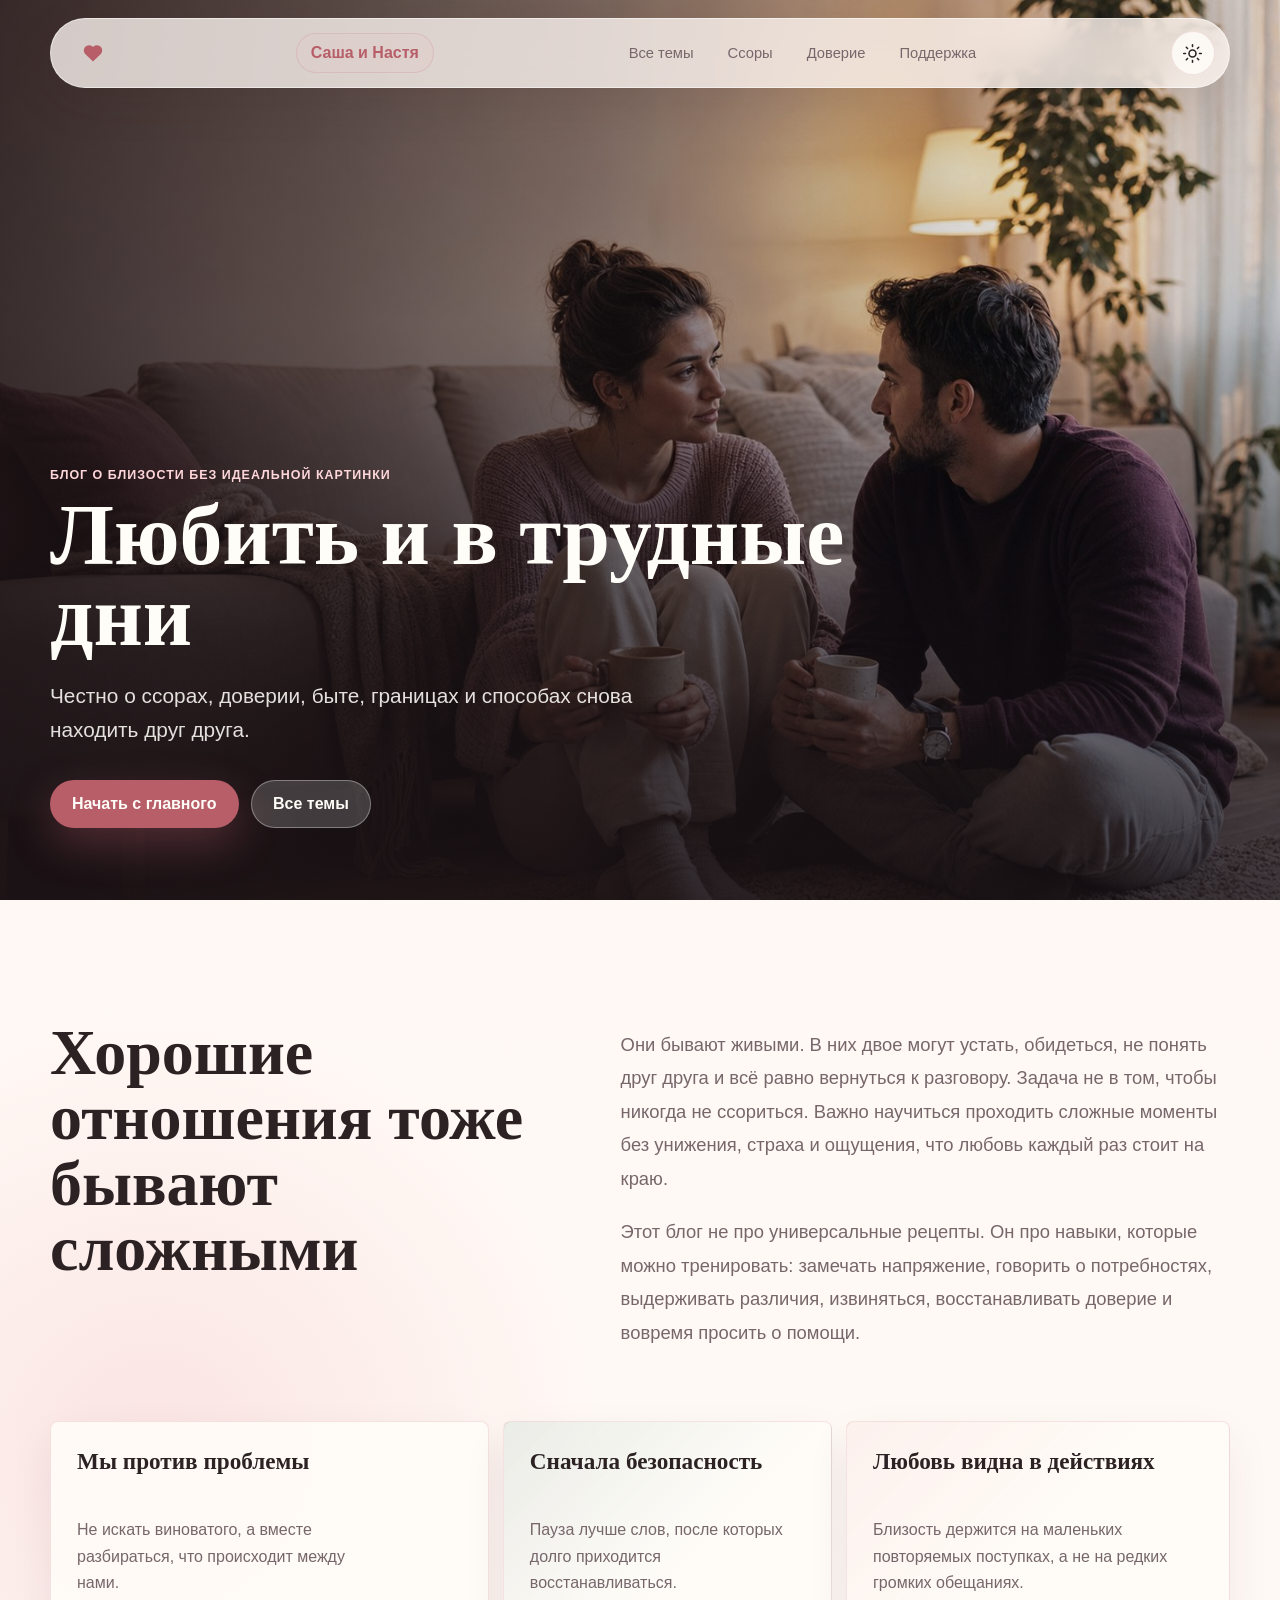
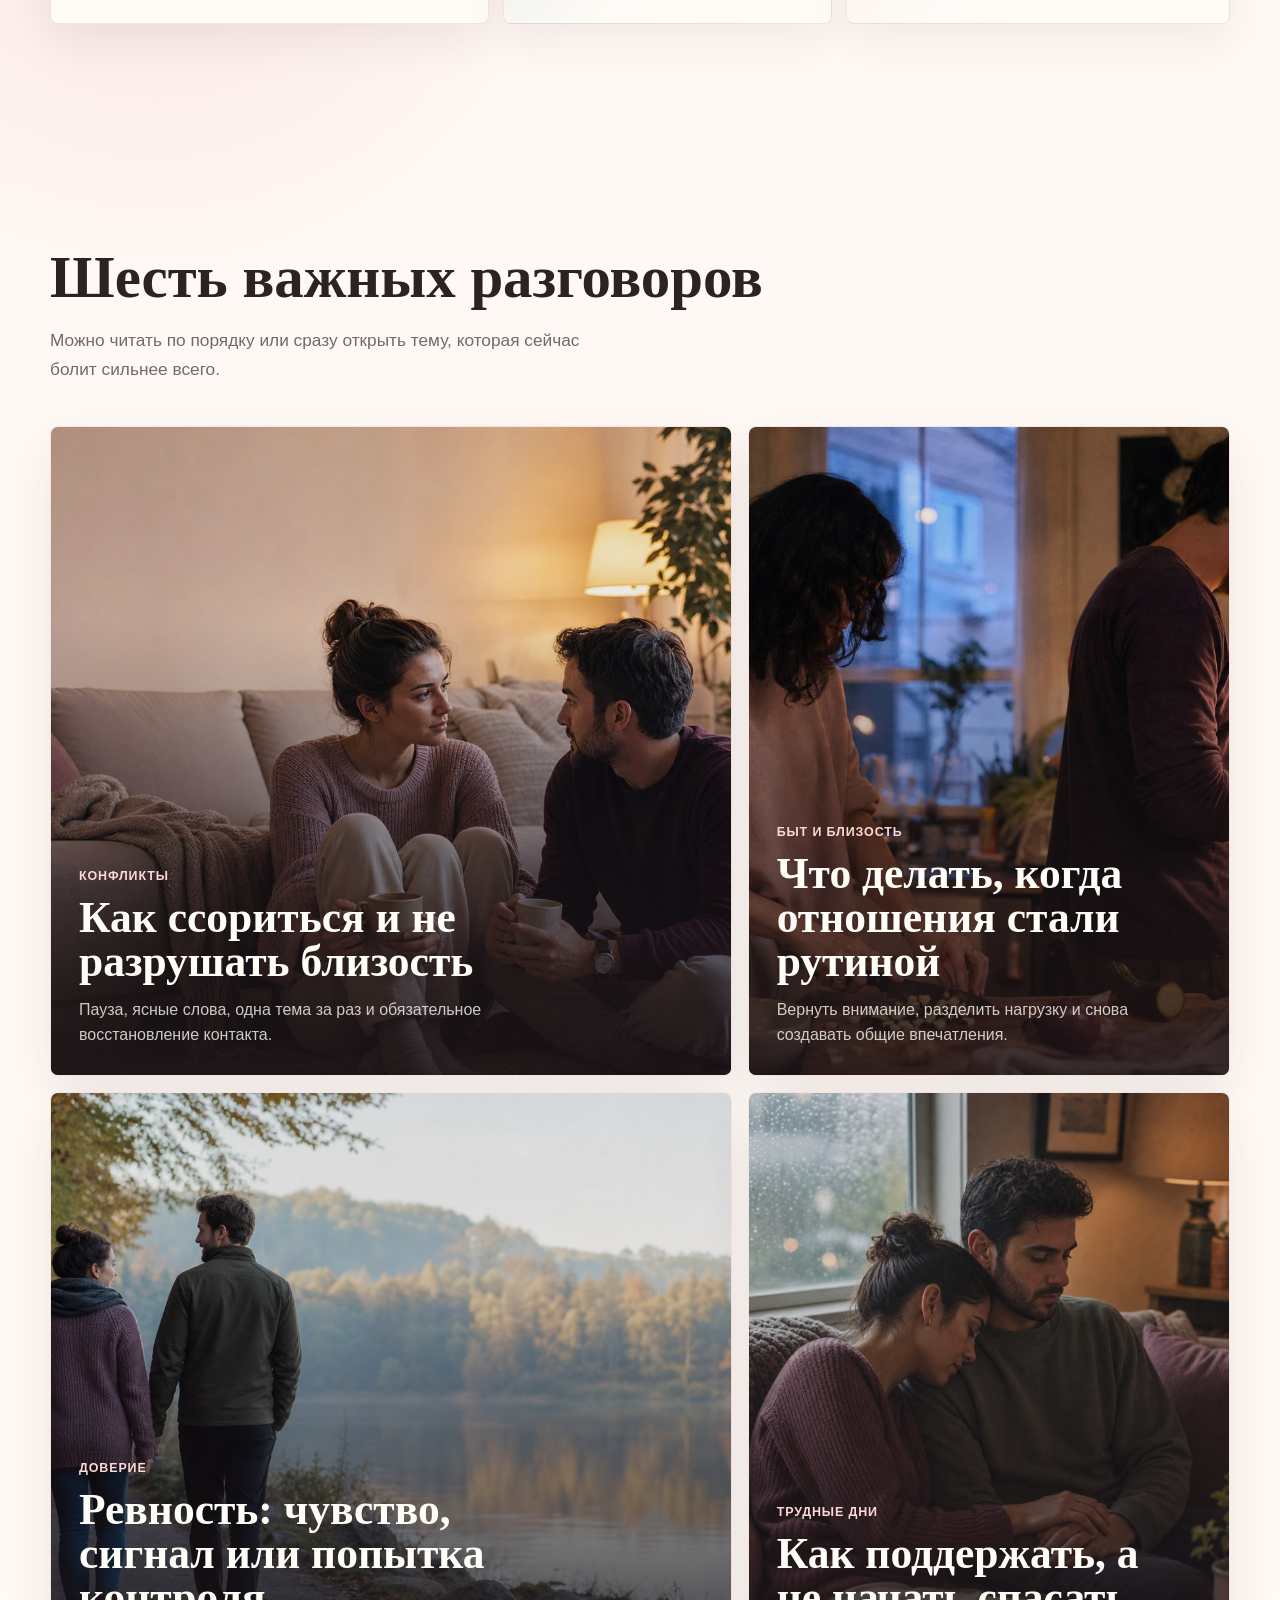
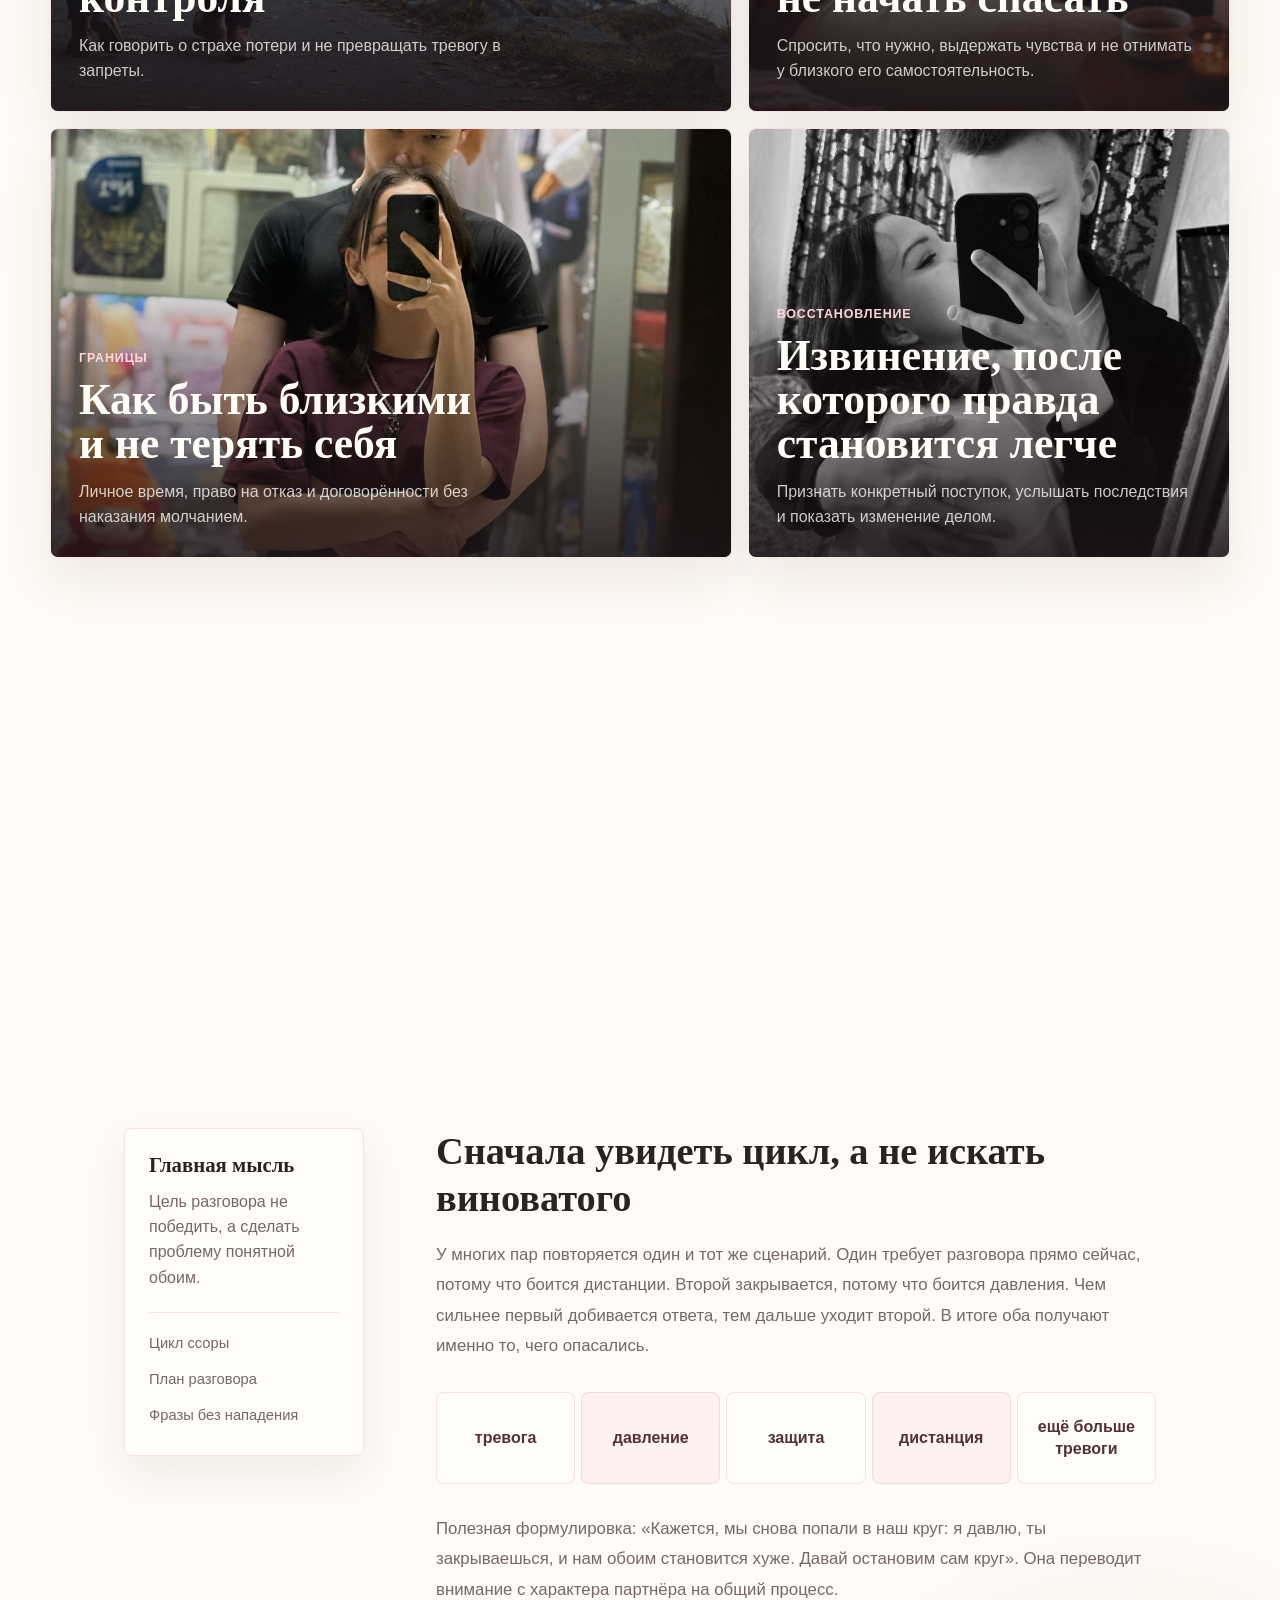
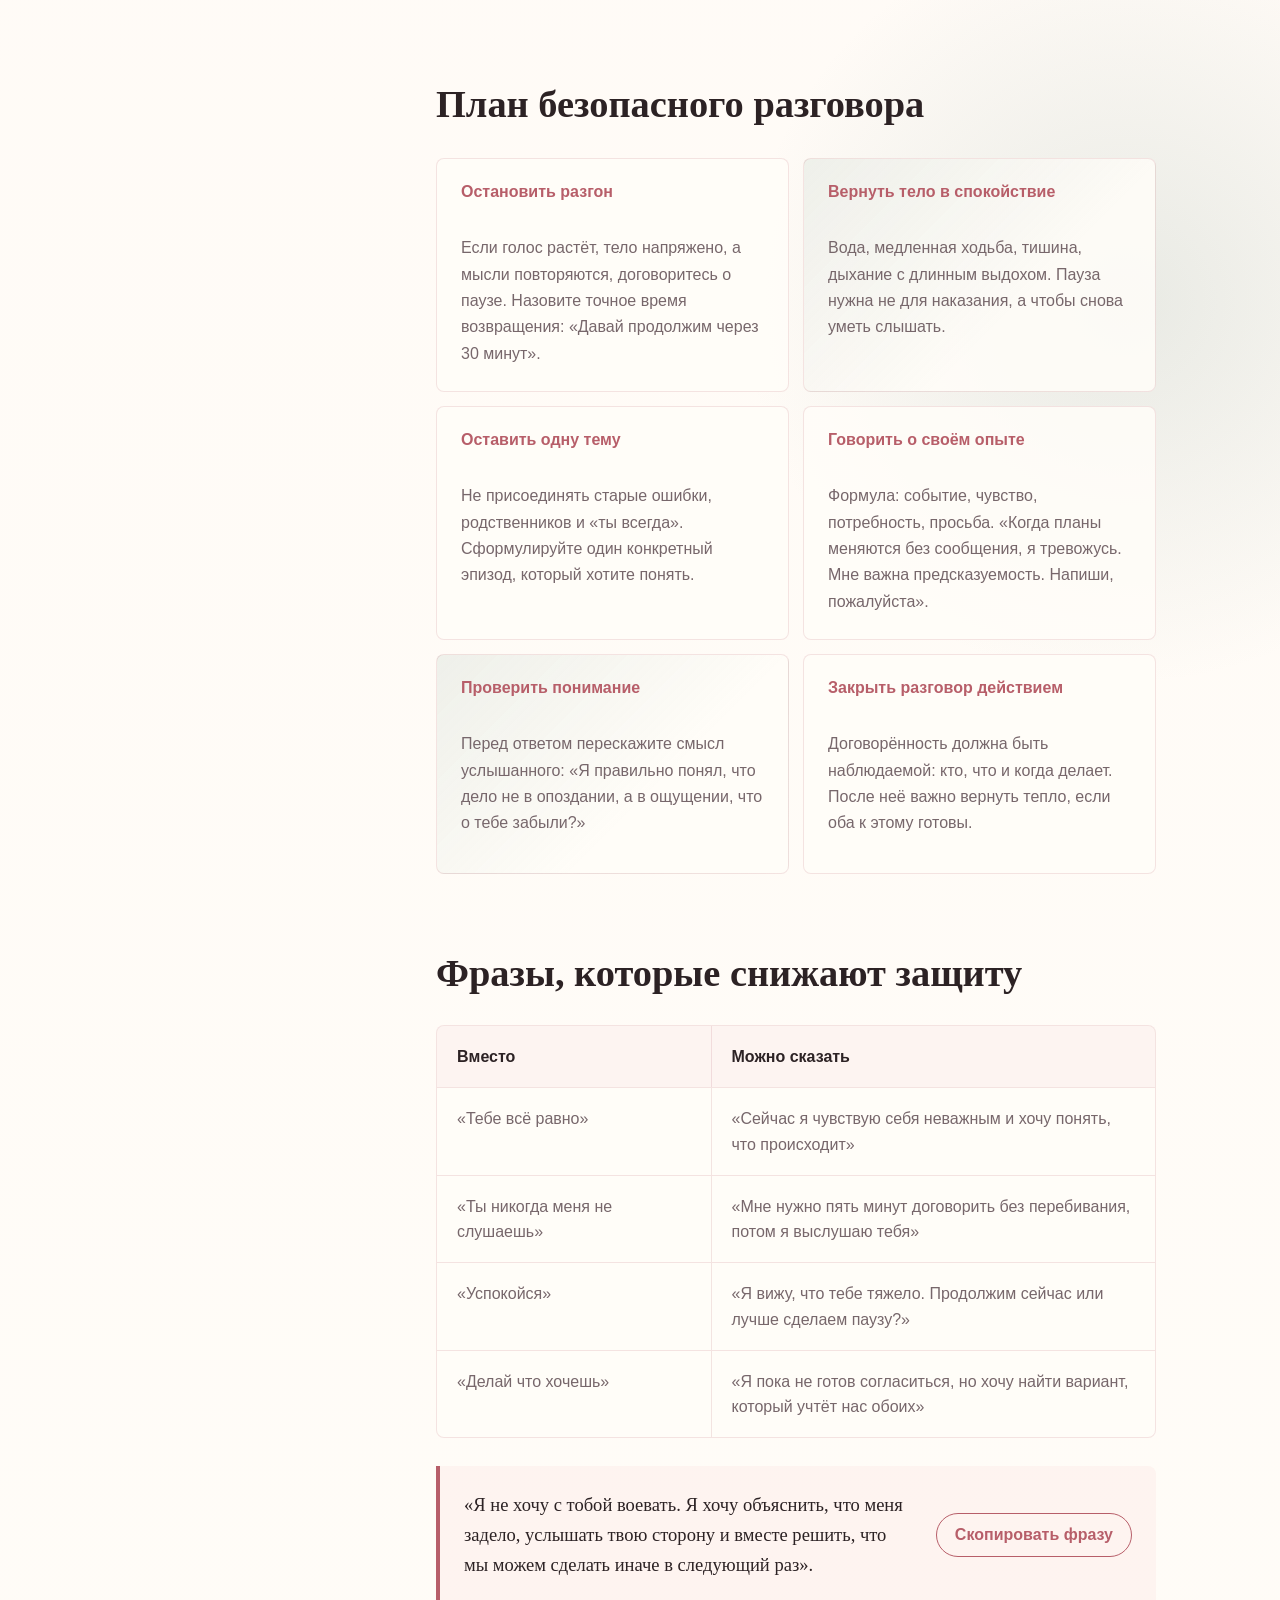
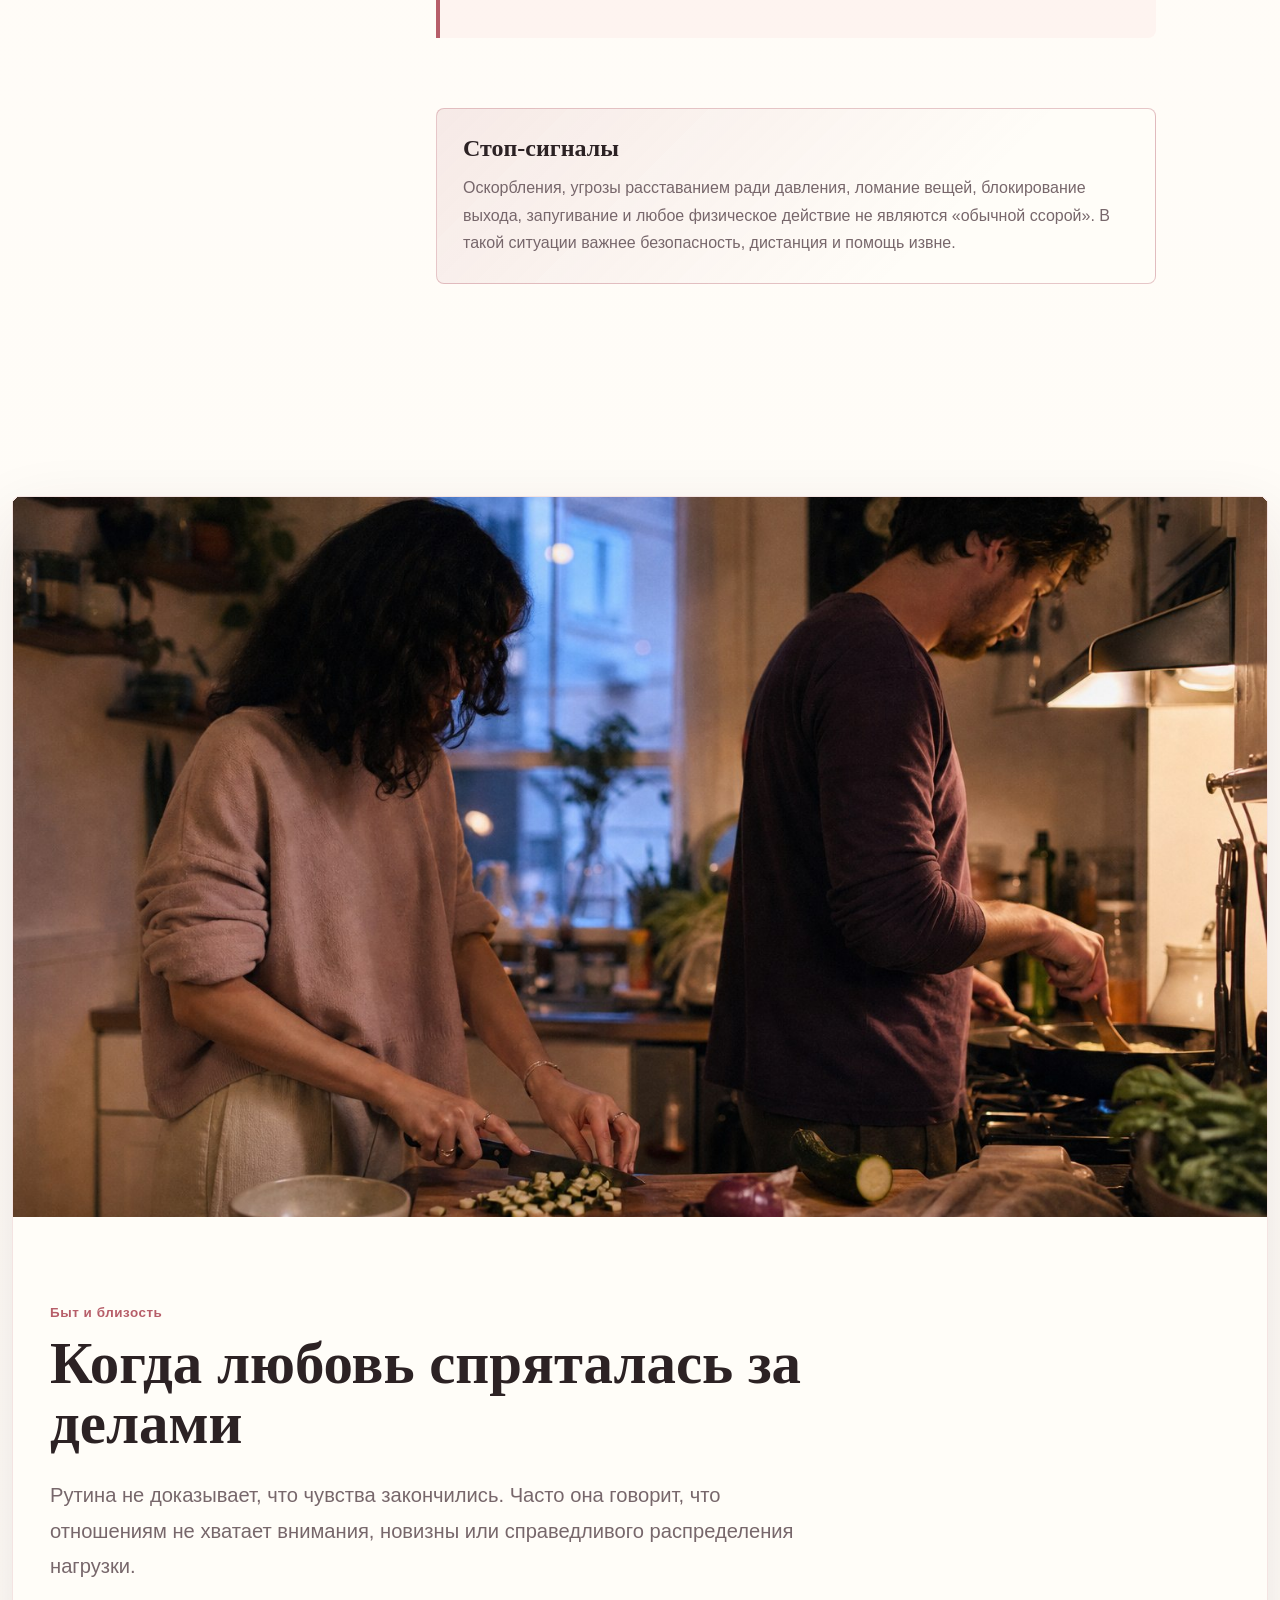
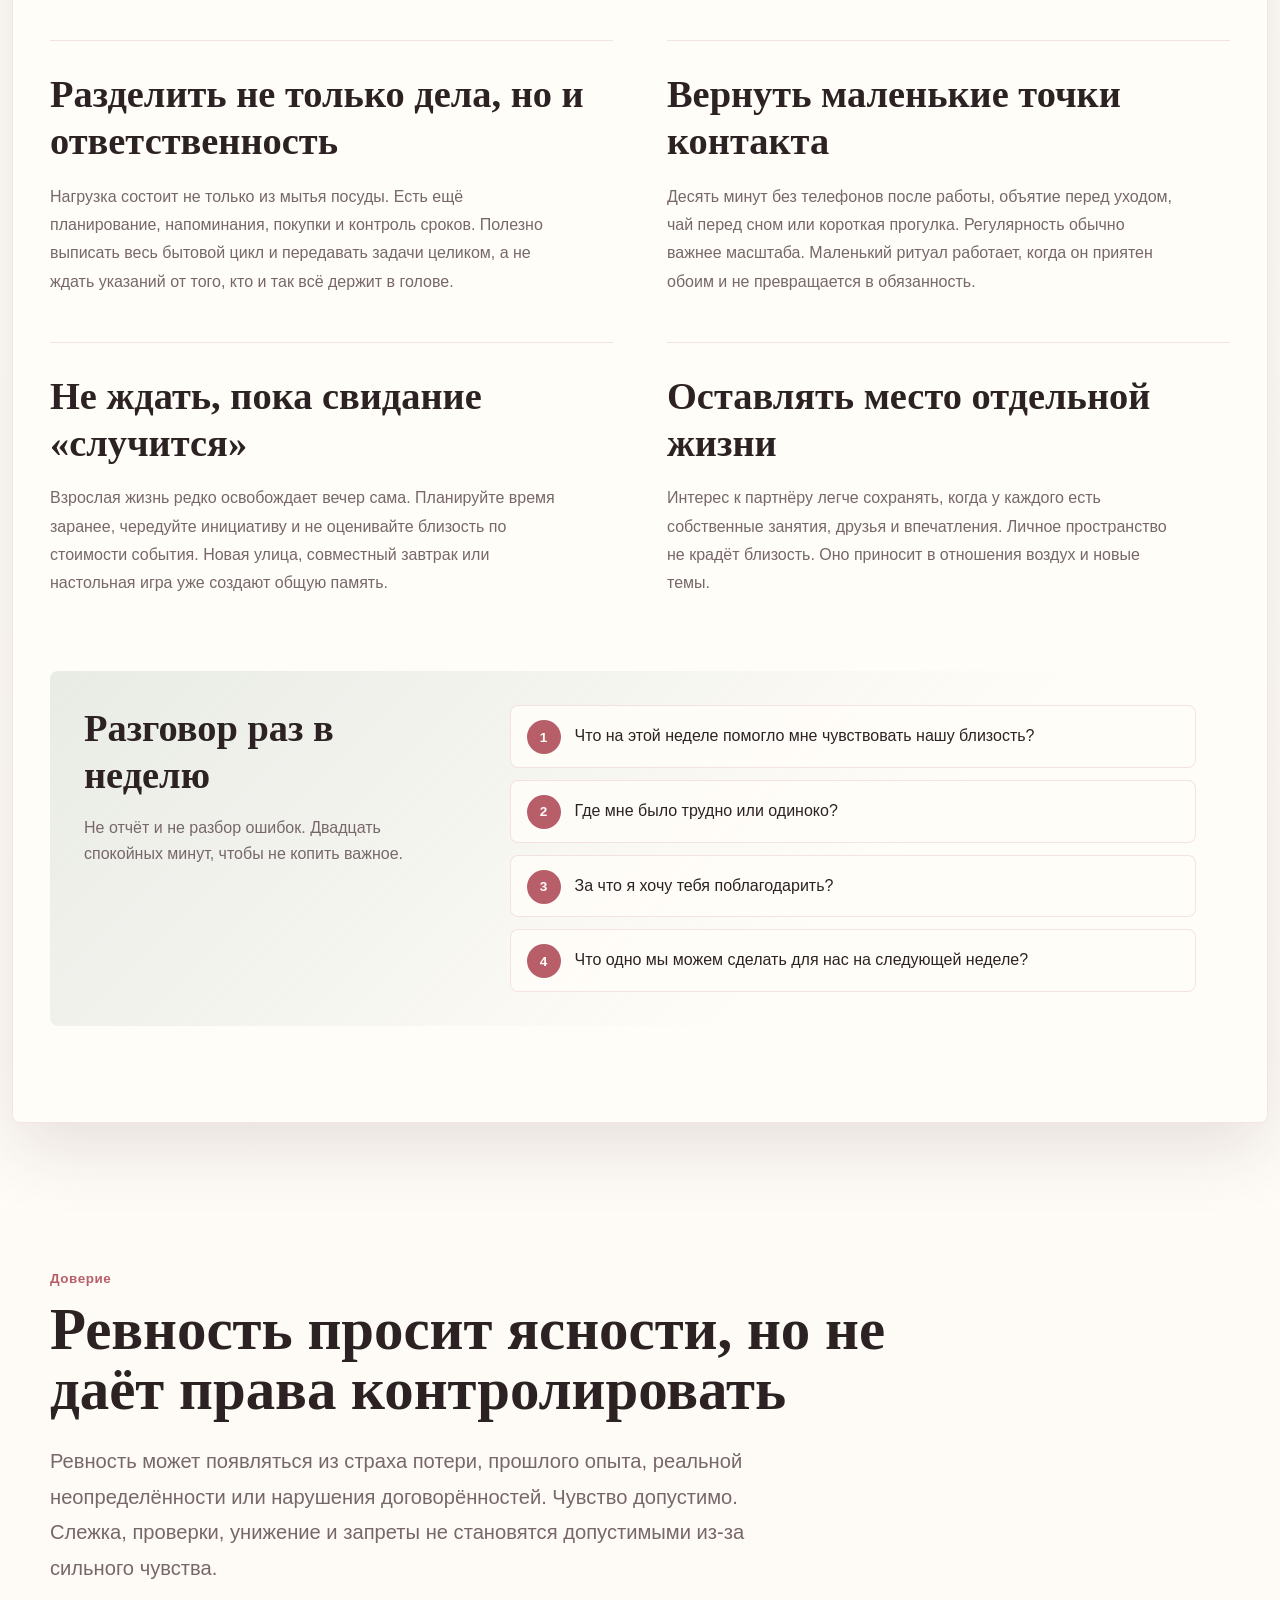
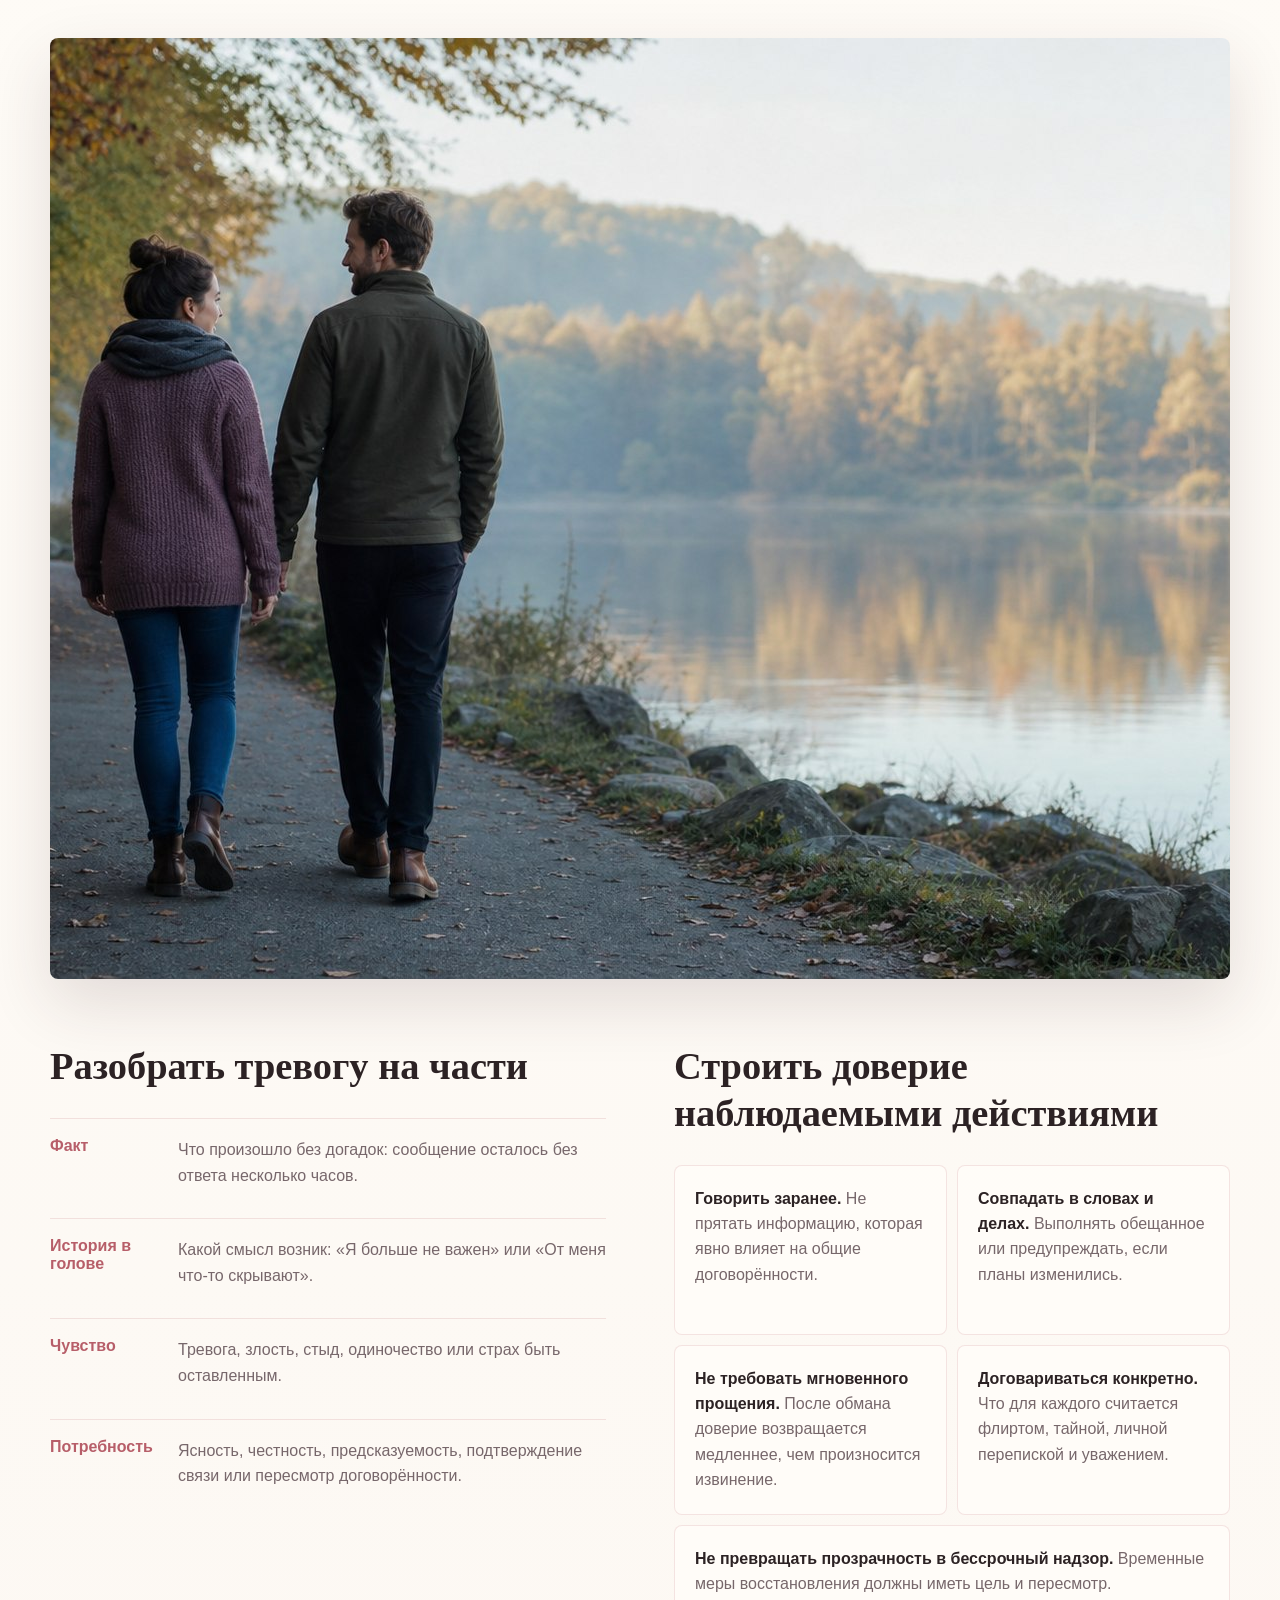
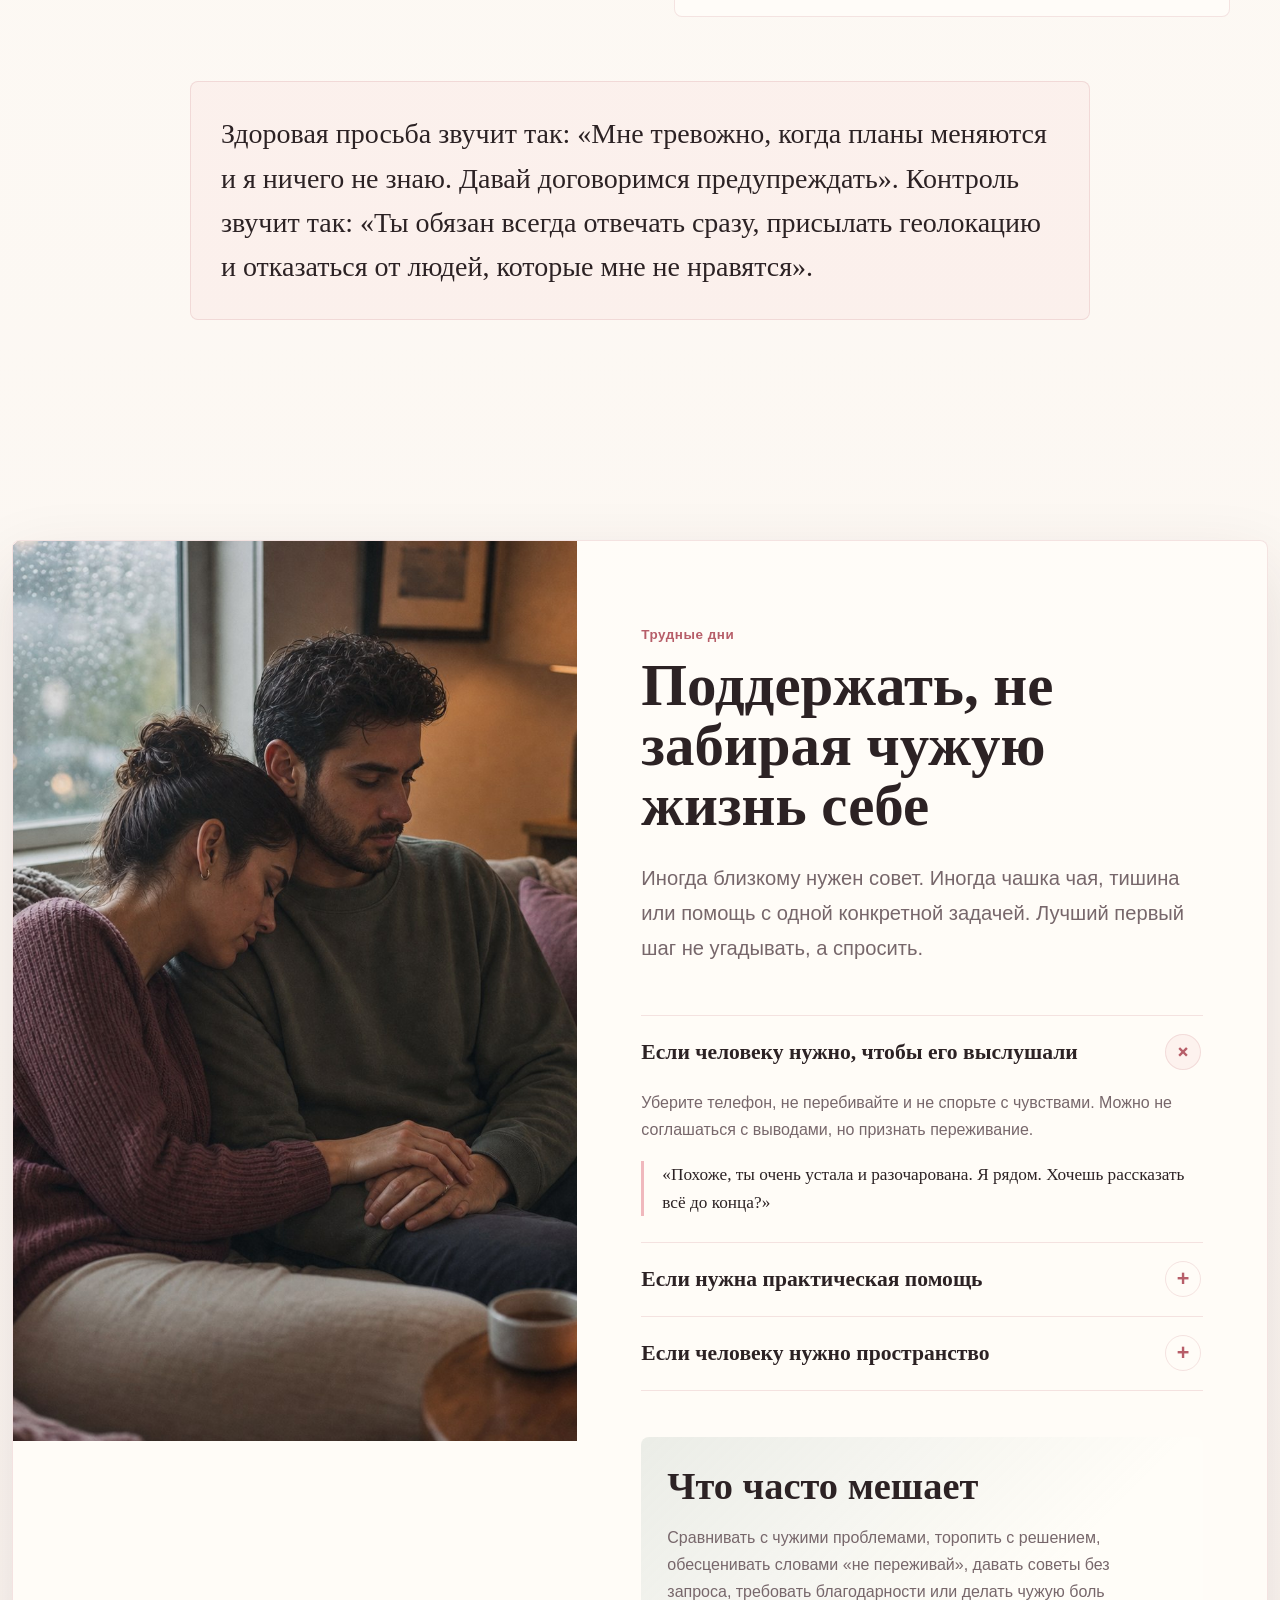
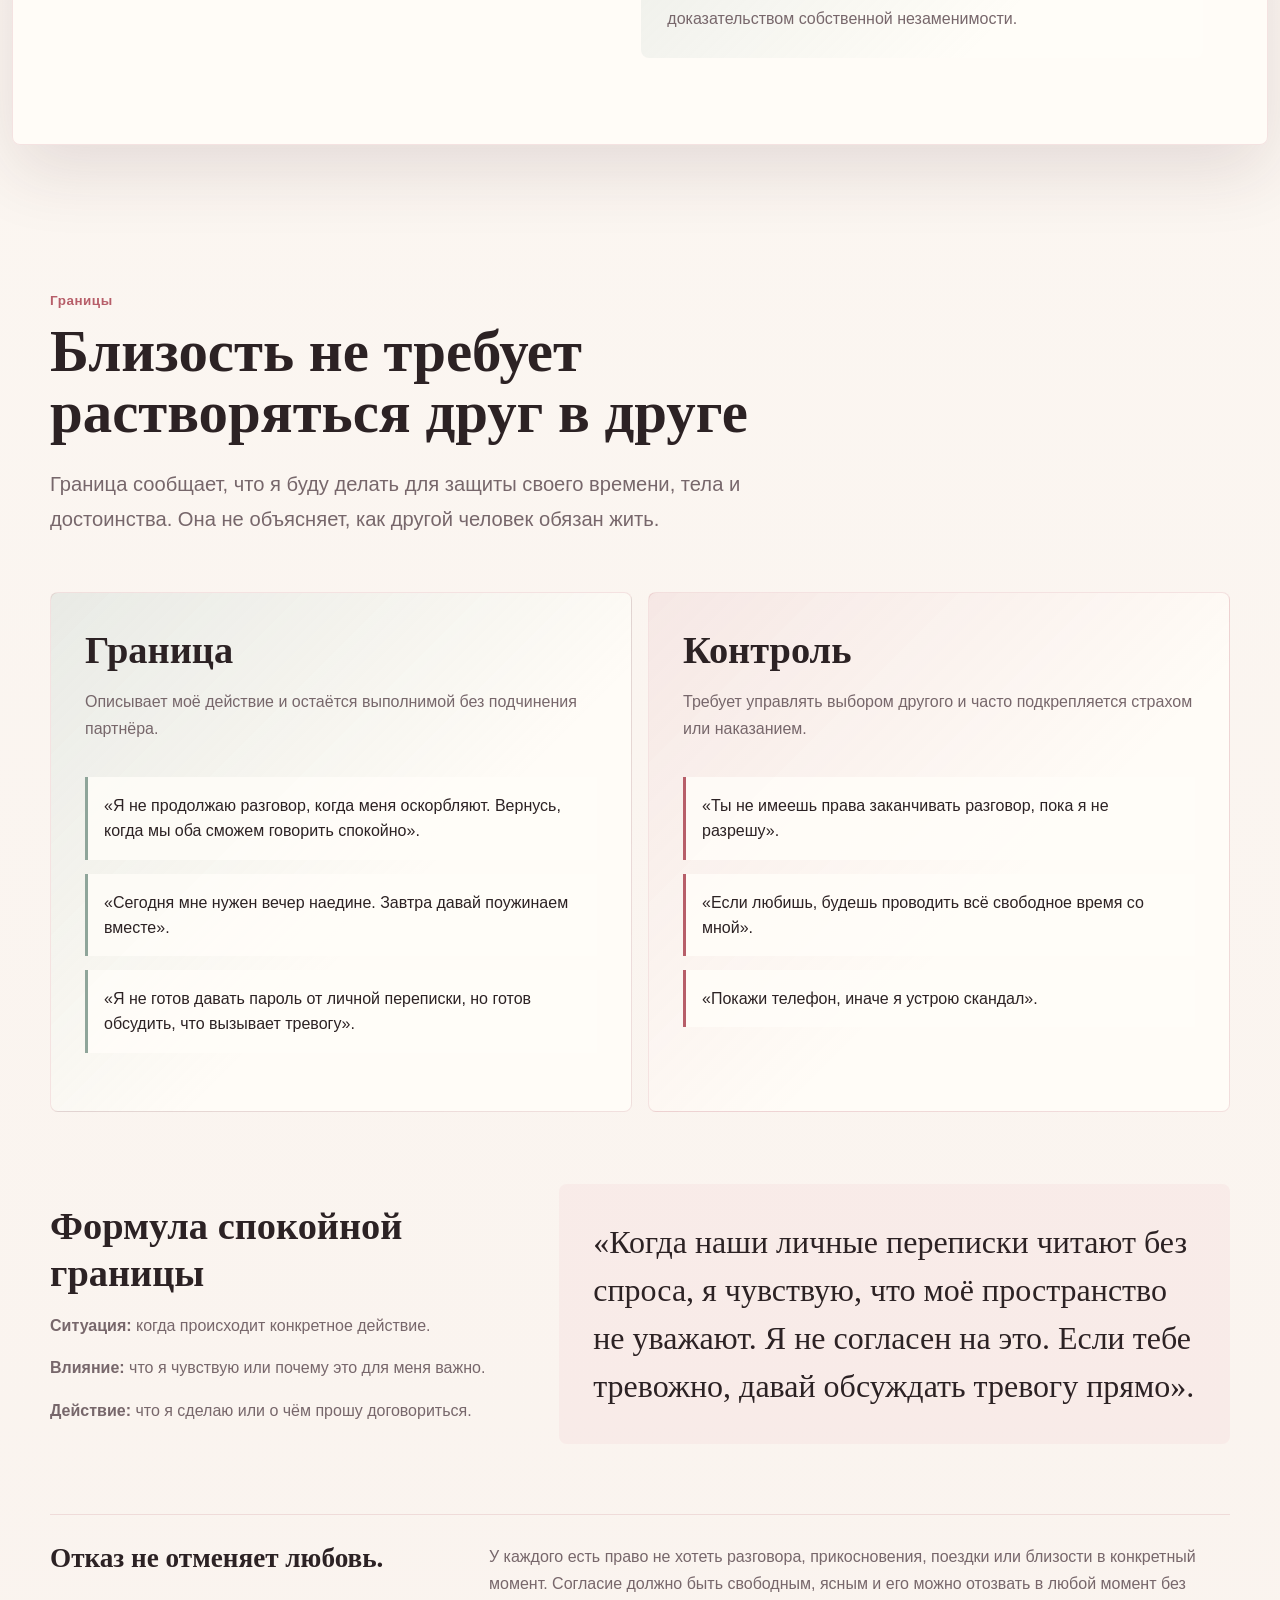
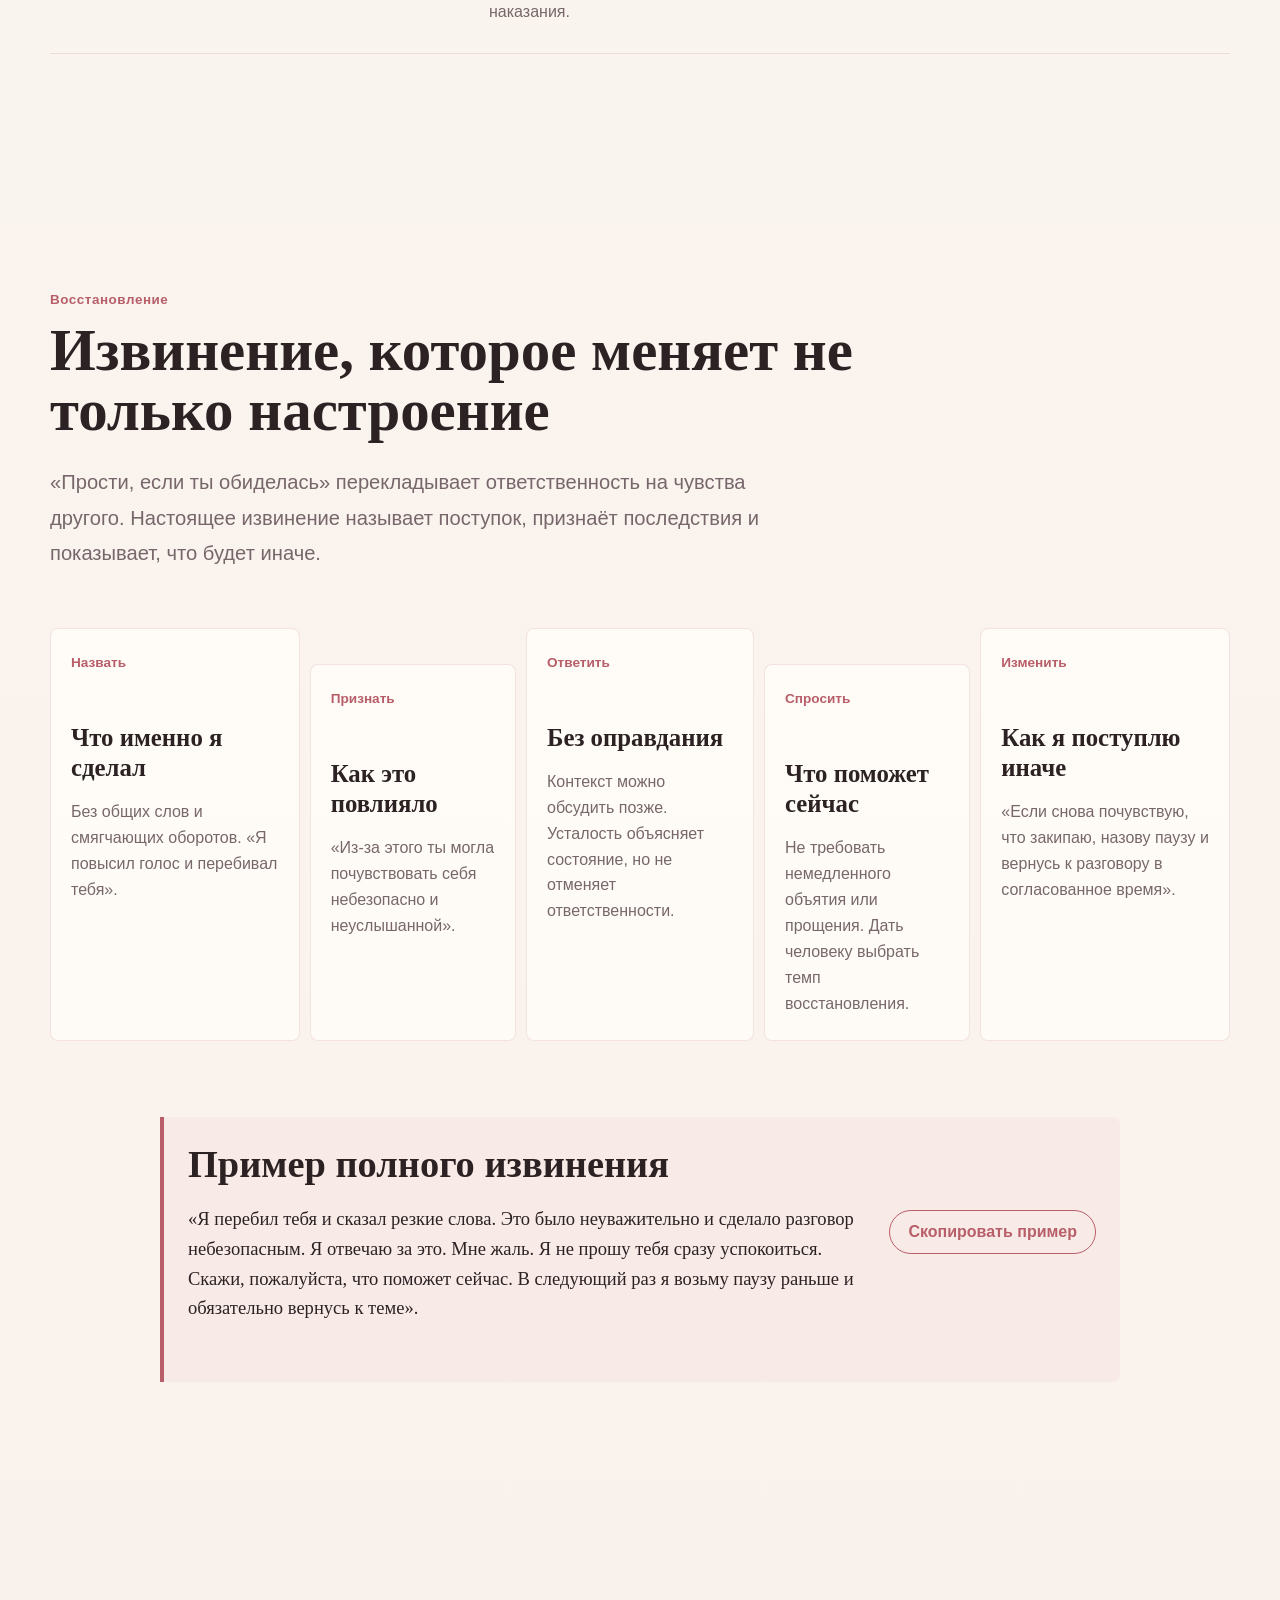
<file: blog.html>
<!doctype html>
<html lang="ru">
  <head>
    <meta charset="utf-8">
    <meta name="viewport" content="width=device-width, initial-scale=1">
    <title>Блог о нас | Для Насти</title>
    <meta
      name="description"
      content="Большой личный блог об отношениях: как разговаривать после ссор, сохранять близость, поддерживать друг друга, справляться с ревностью и уважать границы."
    >
    <meta name="theme-color" content="#fff8f4">
    <script>
      (() => {
        let savedTheme = null;
        try {
          savedTheme = localStorage.getItem("nastya-theme");
        } catch {
          // Используем системную тему, если локальное хранилище недоступно.
        }
        const systemTheme = window.matchMedia("(prefers-color-scheme: dark)").matches ? "dark" : "light";
        document.documentElement.dataset.theme = savedTheme || systemTheme;
      })();
    </script>
    <link rel="stylesheet" href="styles.css">
    <link rel="stylesheet" href="blog.css">
  </head>
  <body class="blog-page">
    <a class="skip-link" href="#blog-main">Перейти к содержанию</a>
    <div class="reading-progress" aria-hidden="true"></div>
    <div class="ambient" aria-hidden="true">
      <span class="glow glow-one"></span>
      <span class="glow glow-two"></span>
      <span class="glow glow-three"></span>
    </div>

    <header class="site-header blog-header" aria-label="Навигация по блогу">
      <a class="brand" href="index.html" aria-label="Вернуться на главную">
        <svg viewBox="0 0 24 24" aria-hidden="true">
          <path d="M12 20.6 4.2 13A5.2 5.2 0 0 1 11.5 5.6l.5.5.5-.5A5.2 5.2 0 0 1 19.8 13L12 20.6Z"/>
        </svg>
      </a>
      <a
        class="blog-home-link"
        href="index.html"
        aria-label="Вернуться на главную страницу про Сашу и Настю"
      >Саша и Настя</a>
      <nav class="nav">
        <a href="#articles">Все темы</a>
        <a href="#conflicts">Ссоры</a>
        <a href="#trust">Доверие</a>
        <a href="#support">Поддержка</a>
      </nav>
      <button class="theme-toggle" type="button" aria-label="Включить тёмную тему" title="Включить тёмную тему">
        <svg class="theme-icon sun-icon" viewBox="0 0 24 24" aria-hidden="true">
          <circle cx="12" cy="12" r="4"/>
          <path d="M12 2v2M12 20v2M4.93 4.93l1.42 1.42M17.65 17.65l1.42 1.42M2 12h2M20 12h2M4.93 19.07l1.42-1.42M17.65 6.35l1.42-1.42"/>
        </svg>
        <svg class="theme-icon moon-icon" viewBox="0 0 24 24" aria-hidden="true">
          <path d="M20.2 15.2A8.5 8.5 0 0 1 8.8 3.8 8.5 8.5 0 1 0 20.2 15.2Z"/>
        </svg>
      </button>
    </header>

    <main id="blog-main">
      <section class="blog-hero" aria-labelledby="blog-title">
        <div class="blog-hero-media">
          <img
            src="assets/blog-honest-talk.jpg"
            alt="Пара спокойно разговаривает дома после трудного дня"
            width="1568"
            height="1003"
          >
        </div>
        <div class="blog-hero-overlay"></div>
        <div class="blog-hero-content">
          <p class="eyebrow">блог о близости без идеальной картинки</p>
          <h1 id="blog-title">Любить и в трудные дни</h1>
          <p>Честно о ссорах, доверии, быте, границах и способах снова находить друг друга.</p>
          <div class="hero-actions">
            <a class="button primary" href="#conflicts">Начать с главного</a>
            <a class="button secondary" href="#articles">Все темы</a>
          </div>
        </div>
      </section>

      <section class="section blog-intro" aria-labelledby="intro-title">
        <div>
          <h2 id="intro-title">Хорошие отношения тоже бывают сложными</h2>
        </div>
        <div class="blog-intro-copy">
          <p>
            Они бывают живыми. В них двое могут устать, обидеться, не понять друг друга и всё равно вернуться к разговору.
            Задача не в том, чтобы никогда не ссориться. Важно научиться проходить сложные моменты без унижения,
            страха и ощущения, что любовь каждый раз стоит на краю.
          </p>
          <p>
            Этот блог не про универсальные рецепты. Он про навыки, которые можно тренировать: замечать напряжение,
            говорить о потребностях, выдерживать различия, извиняться, восстанавливать доверие и вовремя просить о помощи.
          </p>
        </div>
        <div class="intro-principles" aria-label="Три принципа блога">
          <article>
            <strong>Мы против проблемы</strong>
            <p>Не искать виноватого, а вместе разбираться, что происходит между нами.</p>
          </article>
          <article>
            <strong>Сначала безопасность</strong>
            <p>Пауза лучше слов, после которых долго приходится восстанавливаться.</p>
          </article>
          <article>
            <strong>Любовь видна в действиях</strong>
            <p>Близость держится на маленьких повторяемых поступках, а не на редких громких обещаниях.</p>
          </article>
        </div>
      </section>

      <section id="articles" class="section article-index" aria-labelledby="articles-title">
        <header class="index-heading">
          <h2 id="articles-title">Шесть важных разговоров</h2>
          <p>Можно читать по порядку или сразу открыть тему, которая сейчас болит сильнее всего.</p>
        </header>

        <div class="article-map">
          <a class="article-card article-card-featured" href="#conflicts">
            <span class="article-card-media">
              <img
                src="assets/blog-honest-talk.jpg"
                alt="Спокойный разговор пары дома"
                width="1568"
                height="1003"
                loading="lazy"
              >
            </span>
            <span class="article-card-copy">
              <small>конфликты</small>
              <strong>Как ссориться и не разрушать близость</strong>
              <span>Пауза, ясные слова, одна тема за раз и обязательное восстановление контакта.</span>
            </span>
          </a>

          <a class="article-card" href="#routine">
            <span class="article-card-media">
              <img
                src="assets/blog-everyday-care.jpg"
                alt="Пара вместе готовит обычный домашний ужин"
                width="1536"
                height="1024"
                loading="lazy"
              >
            </span>
            <span class="article-card-copy">
              <small>быт и близость</small>
              <strong>Что делать, когда отношения стали рутиной</strong>
              <span>Вернуть внимание, разделить нагрузку и снова создавать общие впечатления.</span>
            </span>
          </a>

          <a class="article-card" href="#trust">
            <span class="article-card-media">
              <img
                src="assets/blog-space.jpg"
                alt="Пара идёт рядом по тихой дорожке у воды"
                width="1672"
                height="941"
                loading="lazy"
              >
            </span>
            <span class="article-card-copy">
              <small>доверие</small>
              <strong>Ревность: чувство, сигнал или попытка контроля</strong>
              <span>Как говорить о страхе потери и не превращать тревогу в запреты.</span>
            </span>
          </a>

          <a class="article-card article-card-tall" href="#support">
            <span class="article-card-media">
              <img
                src="assets/blog-support.jpg"
                alt="Один партнёр бережно поддерживает другого на диване"
                width="1122"
                height="1402"
                loading="lazy"
              >
            </span>
            <span class="article-card-copy">
              <small>трудные дни</small>
              <strong>Как поддержать, а не начать спасать</strong>
              <span>Спросить, что нужно, выдержать чувства и не отнимать у близкого его самостоятельность.</span>
            </span>
          </a>

          <a class="article-card" href="#boundaries">
            <span class="article-card-media">
              <img
                src="assets/photo-05.png"
                alt="Личный совместный снимок пары в зеркале"
                loading="lazy"
              >
            </span>
            <span class="article-card-copy">
              <small>границы</small>
              <strong>Как быть близкими и не терять себя</strong>
              <span>Личное время, право на отказ и договорённости без наказания молчанием.</span>
            </span>
          </a>

          <a class="article-card" href="#repair">
            <span class="article-card-media">
              <img
                src="assets/photo-06.png"
                alt="Тёплый чёрно-белый совместный снимок"
                loading="lazy"
              >
            </span>
            <span class="article-card-copy">
              <small>восстановление</small>
              <strong>Извинение, после которого правда становится легче</strong>
              <span>Признать конкретный поступок, услышать последствия и показать изменение делом.</span>
            </span>
          </a>
        </div>
      </section>

      <article id="conflicts" class="section guide guide-conflicts" aria-labelledby="conflicts-title">
        <header class="guide-header">
          <div class="guide-number" aria-hidden="true">01</div>
          <div>
            <p class="guide-topic">Конфликты</p>
            <h2 id="conflicts-title">Как ссориться и не разрушать близость</h2>
            <p class="guide-lead">
              Конфликт начинается не с громкого голоса. Обычно сначала появляется ощущение: меня не слышат,
              со мной не считаются или меня сейчас отвергнут. Если поймать этот момент раньше, разговор можно повернуть.
            </p>
          </div>
        </header>

        <div class="guide-layout">
          <aside class="guide-aside">
            <strong>Главная мысль</strong>
            <p>Цель разговора не победить, а сделать проблему понятной обоим.</p>
            <nav aria-label="Содержание статьи о конфликтах">
              <a href="#conflict-cycle">Цикл ссоры</a>
              <a href="#conflict-plan">План разговора</a>
              <a href="#conflict-phrases">Фразы без нападения</a>
            </nav>
          </aside>

          <div class="guide-body">
            <section id="conflict-cycle" class="prose-block">
              <h3>Сначала увидеть цикл, а не искать виноватого</h3>
              <p>
                У многих пар повторяется один и тот же сценарий. Один требует разговора прямо сейчас, потому что боится
                дистанции. Второй закрывается, потому что боится давления. Чем сильнее первый добивается ответа,
                тем дальше уходит второй. В итоге оба получают именно то, чего опасались.
              </p>
              <div class="cycle-line" aria-label="Типичный цикл конфликта">
                <span>тревога</span>
                <span>давление</span>
                <span>защита</span>
                <span>дистанция</span>
                <span>ещё больше тревоги</span>
              </div>
              <p>
                Полезная формулировка: «Кажется, мы снова попали в наш круг: я давлю, ты закрываешься, и нам обоим
                становится хуже. Давай остановим сам круг». Она переводит внимание с характера партнёра на общий процесс.
              </p>
            </section>

            <section id="conflict-plan" class="prose-block">
              <h3>План безопасного разговора</h3>
              <div class="action-steps">
                <article>
                  <span>Остановить разгон</span>
                  <p>Если голос растёт, тело напряжено, а мысли повторяются, договоритесь о паузе. Назовите точное время возвращения: «Давай продолжим через 30 минут».</p>
                </article>
                <article>
                  <span>Вернуть тело в спокойствие</span>
                  <p>Вода, медленная ходьба, тишина, дыхание с длинным выдохом. Пауза нужна не для наказания, а чтобы снова уметь слышать.</p>
                </article>
                <article>
                  <span>Оставить одну тему</span>
                  <p>Не присоединять старые ошибки, родственников и «ты всегда». Сформулируйте один конкретный эпизод, который хотите понять.</p>
                </article>
                <article>
                  <span>Говорить о своём опыте</span>
                  <p>Формула: событие, чувство, потребность, просьба. «Когда планы меняются без сообщения, я тревожусь. Мне важна предсказуемость. Напиши, пожалуйста».</p>
                </article>
                <article>
                  <span>Проверить понимание</span>
                  <p>Перед ответом перескажите смысл услышанного: «Я правильно понял, что дело не в опоздании, а в ощущении, что о тебе забыли?»</p>
                </article>
                <article>
                  <span>Закрыть разговор действием</span>
                  <p>Договорённость должна быть наблюдаемой: кто, что и когда делает. После неё важно вернуть тепло, если оба к этому готовы.</p>
                </article>
              </div>
            </section>

            <section id="conflict-phrases" class="prose-block">
              <h3>Фразы, которые снижают защиту</h3>
              <div class="phrase-table" role="table" aria-label="Фразы для спокойного разговора">
                <div class="phrase-row phrase-head" role="row">
                  <span role="columnheader">Вместо</span>
                  <span role="columnheader">Можно сказать</span>
                </div>
                <div class="phrase-row" role="row">
                  <span role="cell">«Тебе всё равно»</span>
                  <span role="cell">«Сейчас я чувствую себя неважным и хочу понять, что происходит»</span>
                </div>
                <div class="phrase-row" role="row">
                  <span role="cell">«Ты никогда меня не слушаешь»</span>
                  <span role="cell">«Мне нужно пять минут договорить без перебивания, потом я выслушаю тебя»</span>
                </div>
                <div class="phrase-row" role="row">
                  <span role="cell">«Успокойся»</span>
                  <span role="cell">«Я вижу, что тебе тяжело. Продолжим сейчас или лучше сделаем паузу?»</span>
                </div>
                <div class="phrase-row" role="row">
                  <span role="cell">«Делай что хочешь»</span>
                  <span role="cell">«Я пока не готов согласиться, но хочу найти вариант, который учтёт нас обоих»</span>
                </div>
              </div>
              <div class="copy-script">
                <p id="conflict-script">
                  «Я не хочу с тобой воевать. Я хочу объяснить, что меня задело, услышать твою сторону и вместе решить,
                  что мы можем сделать иначе в следующий раз».
                </p>
                <button
                  class="copy-button"
                  type="button"
                  data-copy-target="conflict-script"
                  data-default-label="Скопировать фразу"
                >Скопировать фразу</button>
                <span class="copy-status" aria-live="polite"></span>
              </div>
            </section>

            <aside class="important-note">
              <strong>Стоп-сигналы</strong>
              <p>
                Оскорбления, угрозы расставанием ради давления, ломание вещей, блокирование выхода, запугивание и любое
                физическое действие не являются «обычной ссорой». В такой ситуации важнее безопасность, дистанция и помощь извне.
              </p>
            </aside>
          </div>
        </div>
      </article>

      <article id="routine" class="routine-story" aria-labelledby="routine-title">
        <div class="routine-photo">
          <img
            src="assets/blog-everyday-care.jpg"
            alt="Пара делит домашние дела и готовит вместе"
            width="1536"
            height="1024"
            loading="lazy"
          >
        </div>
        <div class="section routine-content">
          <header>
            <p class="guide-topic">Быт и близость</p>
            <h2 id="routine-title">Когда любовь спряталась за делами</h2>
            <p class="guide-lead">
              Рутина не доказывает, что чувства закончились. Часто она говорит, что отношениям не хватает внимания,
              новизны или справедливого распределения нагрузки.
            </p>
          </header>

          <div class="routine-grid">
            <section>
              <h3>Разделить не только дела, но и ответственность</h3>
              <p>
                Нагрузка состоит не только из мытья посуды. Есть ещё планирование, напоминания, покупки и контроль сроков.
                Полезно выписать весь бытовой цикл и передавать задачи целиком, а не ждать указаний от того, кто и так всё держит в голове.
              </p>
            </section>
            <section>
              <h3>Вернуть маленькие точки контакта</h3>
              <p>
                Десять минут без телефонов после работы, объятие перед уходом, чай перед сном или короткая прогулка.
                Регулярность обычно важнее масштаба. Маленький ритуал работает, когда он приятен обоим и не превращается в обязанность.
              </p>
            </section>
            <section>
              <h3>Не ждать, пока свидание «случится»</h3>
              <p>
                Взрослая жизнь редко освобождает вечер сама. Планируйте время заранее, чередуйте инициативу и не оценивайте
                близость по стоимости события. Новая улица, совместный завтрак или настольная игра уже создают общую память.
              </p>
            </section>
            <section>
              <h3>Оставлять место отдельной жизни</h3>
              <p>
                Интерес к партнёру легче сохранять, когда у каждого есть собственные занятия, друзья и впечатления.
                Личное пространство не крадёт близость. Оно приносит в отношения воздух и новые темы.
              </p>
            </section>
          </div>

          <section class="weekly-check" aria-labelledby="weekly-title">
            <div>
              <h3 id="weekly-title">Разговор раз в неделю</h3>
              <p>Не отчёт и не разбор ошибок. Двадцать спокойных минут, чтобы не копить важное.</p>
            </div>
            <ol>
              <li>Что на этой неделе помогло мне чувствовать нашу близость?</li>
              <li>Где мне было трудно или одиноко?</li>
              <li>За что я хочу тебя поблагодарить?</li>
              <li>Что одно мы можем сделать для нас на следующей неделе?</li>
            </ol>
          </section>
        </div>
      </article>

      <article id="trust" class="section trust-story" aria-labelledby="trust-title">
        <div class="trust-heading">
          <p class="guide-topic">Доверие</p>
          <h2 id="trust-title">Ревность просит ясности, но не даёт права контролировать</h2>
          <p class="guide-lead">
            Ревность может появляться из страха потери, прошлого опыта, реальной неопределённости или нарушения договорённостей.
            Чувство допустимо. Слежка, проверки, унижение и запреты не становятся допустимыми из-за сильного чувства.
          </p>
        </div>

        <figure class="trust-photo">
          <img
            src="assets/blog-space.jpg"
            alt="Пара идёт рядом, сохраняя спокойную близость и личное пространство"
            width="1672"
            height="941"
            loading="lazy"
          >
        </figure>

        <div class="trust-columns">
          <section>
            <h3>Разобрать тревогу на части</h3>
            <dl class="signal-list">
              <div>
                <dt>Факт</dt>
                <dd>Что произошло без догадок: сообщение осталось без ответа несколько часов.</dd>
              </div>
              <div>
                <dt>История в голове</dt>
                <dd>Какой смысл возник: «Я больше не важен» или «От меня что-то скрывают».</dd>
              </div>
              <div>
                <dt>Чувство</dt>
                <dd>Тревога, злость, стыд, одиночество или страх быть оставленным.</dd>
              </div>
              <div>
                <dt>Потребность</dt>
                <dd>Ясность, честность, предсказуемость, подтверждение связи или пересмотр договорённости.</dd>
              </div>
            </dl>
          </section>

          <section>
            <h3>Строить доверие наблюдаемыми действиями</h3>
            <ul class="trust-actions">
              <li><strong>Говорить заранее.</strong> Не прятать информацию, которая явно влияет на общие договорённости.</li>
              <li><strong>Совпадать в словах и делах.</strong> Выполнять обещанное или предупреждать, если планы изменились.</li>
              <li><strong>Не требовать мгновенного прощения.</strong> После обмана доверие возвращается медленнее, чем произносится извинение.</li>
              <li><strong>Договариваться конкретно.</strong> Что для каждого считается флиртом, тайной, личной перепиской и уважением.</li>
              <li><strong>Не превращать прозрачность в бессрочный надзор.</strong> Временные меры восстановления должны иметь цель и пересмотр.</li>
            </ul>
          </section>
        </div>

        <div class="trust-boundary">
          <p>
            Здоровая просьба звучит так: «Мне тревожно, когда планы меняются и я ничего не знаю. Давай договоримся предупреждать».
            Контроль звучит так: «Ты обязан всегда отвечать сразу, присылать геолокацию и отказаться от людей, которые мне не нравятся».
          </p>
        </div>
      </article>

      <article id="support" class="support-story" aria-labelledby="support-title">
        <div class="support-photo">
          <img
            src="assets/blog-support.jpg"
            alt="Бережная поддержка близкого человека в трудный день"
            width="1122"
            height="1402"
            loading="lazy"
          >
        </div>
        <div class="support-content">
          <header>
            <p class="guide-topic">Трудные дни</p>
            <h2 id="support-title">Поддержать, не забирая чужую жизнь себе</h2>
            <p class="guide-lead">
              Иногда близкому нужен совет. Иногда чашка чая, тишина или помощь с одной конкретной задачей.
              Лучший первый шаг не угадывать, а спросить.
            </p>
          </header>

          <div class="support-menu">
            <details open>
              <summary>Если человеку нужно, чтобы его выслушали</summary>
              <div>
                <p>Уберите телефон, не перебивайте и не спорьте с чувствами. Можно не соглашаться с выводами, но признать переживание.</p>
                <blockquote>«Похоже, ты очень устала и разочарована. Я рядом. Хочешь рассказать всё до конца?»</blockquote>
              </div>
            </details>
            <details>
              <summary>Если нужна практическая помощь</summary>
              <div>
                <p>Предложите два конкретных варианта вместо общего «обращайся». Например, приготовить ужин или взять на себя звонок.</p>
                <blockquote>«Я могу сегодня заняться едой или сходить за покупками. Что снимет с тебя больше нагрузки?»</blockquote>
              </div>
            </details>
            <details>
              <summary>Если человеку нужно пространство</summary>
              <div>
                <p>Не принимать паузу автоматически на свой счёт. Уточнить длительность и способ возвращения к контакту.</p>
                <blockquote>«Хорошо, я дам тебе тишину. Давай через час я напишу и спрошу, хочется ли тебе компании».</blockquote>
              </div>
            </details>
          </div>

          <aside class="support-dont">
            <h3>Что часто мешает</h3>
            <p>
              Сравнивать с чужими проблемами, торопить с решением, обесценивать словами «не переживай», давать советы без запроса,
              требовать благодарности или делать чужую боль доказательством собственной незаменимости.
            </p>
          </aside>
        </div>
      </article>

      <article id="boundaries" class="section boundaries-story" aria-labelledby="boundaries-title">
        <header>
          <p class="guide-topic">Границы</p>
          <h2 id="boundaries-title">Близость не требует растворяться друг в друге</h2>
          <p class="guide-lead">
            Граница сообщает, что я буду делать для защиты своего времени, тела и достоинства.
            Она не объясняет, как другой человек обязан жить.
          </p>
        </header>

        <div class="boundary-compare">
          <section>
            <h3>Граница</h3>
            <p>Описывает моё действие и остаётся выполнимой без подчинения партнёра.</p>
            <ul>
              <li>«Я не продолжаю разговор, когда меня оскорбляют. Вернусь, когда мы оба сможем говорить спокойно».</li>
              <li>«Сегодня мне нужен вечер наедине. Завтра давай поужинаем вместе».</li>
              <li>«Я не готов давать пароль от личной переписки, но готов обсудить, что вызывает тревогу».</li>
            </ul>
          </section>
          <section>
            <h3>Контроль</h3>
            <p>Требует управлять выбором другого и часто подкрепляется страхом или наказанием.</p>
            <ul>
              <li>«Ты не имеешь права заканчивать разговор, пока я не разрешу».</li>
              <li>«Если любишь, будешь проводить всё свободное время со мной».</li>
              <li>«Покажи телефон, иначе я устрою скандал».</li>
            </ul>
          </section>
        </div>

        <div class="boundary-practice">
          <div>
            <h3>Формула спокойной границы</h3>
            <p><strong>Ситуация:</strong> когда происходит конкретное действие.</p>
            <p><strong>Влияние:</strong> что я чувствую или почему это для меня важно.</p>
            <p><strong>Действие:</strong> что я сделаю или о чём прошу договориться.</p>
          </div>
          <blockquote>
            «Когда наши личные переписки читают без спроса, я чувствую, что моё пространство не уважают.
            Я не согласен на это. Если тебе тревожно, давай обсуждать тревогу прямо».
          </blockquote>
        </div>

        <div class="boundary-reminder">
          <strong>Отказ не отменяет любовь.</strong>
          <p>
            У каждого есть право не хотеть разговора, прикосновения, поездки или близости в конкретный момент.
            Согласие должно быть свободным, ясным и его можно отозвать в любой момент без наказания.
          </p>
        </div>
      </article>

      <article id="repair" class="section repair-story" aria-labelledby="repair-title">
        <header class="repair-heading">
          <p class="guide-topic">Восстановление</p>
          <h2 id="repair-title">Извинение, которое меняет не только настроение</h2>
          <p class="guide-lead">
            «Прости, если ты обиделась» перекладывает ответственность на чувства другого. Настоящее извинение называет поступок,
            признаёт последствия и показывает, что будет иначе.
          </p>
        </header>

        <div class="repair-steps">
          <article>
            <span>Назвать</span>
            <h3>Что именно я сделал</h3>
            <p>Без общих слов и смягчающих оборотов. «Я повысил голос и перебивал тебя».</p>
          </article>
          <article>
            <span>Признать</span>
            <h3>Как это повлияло</h3>
            <p>«Из-за этого ты могла почувствовать себя небезопасно и неуслышанной».</p>
          </article>
          <article>
            <span>Ответить</span>
            <h3>Без оправдания</h3>
            <p>Контекст можно обсудить позже. Усталость объясняет состояние, но не отменяет ответственности.</p>
          </article>
          <article>
            <span>Спросить</span>
            <h3>Что поможет сейчас</h3>
            <p>Не требовать немедленного объятия или прощения. Дать человеку выбрать темп восстановления.</p>
          </article>
          <article>
            <span>Изменить</span>
            <h3>Как я поступлю иначе</h3>
            <p>«Если снова почувствую, что закипаю, назову паузу и вернусь к разговору в согласованное время».</p>
          </article>
        </div>

        <div class="repair-example">
          <div>
            <h3>Пример полного извинения</h3>
            <p id="repair-script">
              «Я перебил тебя и сказал резкие слова. Это было неуважительно и сделало разговор небезопасным.
              Я отвечаю за это. Мне жаль. Я не прошу тебя сразу успокоиться. Скажи, пожалуйста, что поможет сейчас.
              В следующий раз я возьму паузу раньше и обязательно вернусь к теме».
            </p>
          </div>
          <button
            class="copy-button"
            type="button"
            data-copy-target="repair-script"
            data-default-label="Скопировать пример"
          >Скопировать пример</button>
          <span class="copy-status" aria-live="polite"></span>
        </div>
      </article>

      <section class="section reset-tool" aria-labelledby="reset-title">
        <div>
          <h2 id="reset-title">Если разговор зашёл в тупик</h2>
          <p>Короткий план возвращения к контакту. Он не решит всё, но поможет не сделать хуже.</p>
        </div>
        <div class="reset-sequence">
          <article>
            <strong>Стоп</strong>
            <p>Прекратить спор до оскорблений и угроз.</p>
          </article>
          <article>
            <strong>Пауза</strong>
            <p>Назвать время, когда вы вернётесь к теме.</p>
          </article>
          <article>
            <strong>Смысл</strong>
            <p>Каждому сформулировать одну главную боль.</p>
          </article>
          <article>
            <strong>Просьба</strong>
            <p>Сделать одну конкретную и выполнимую просьбу.</p>
          </article>
          <article>
            <strong>Проверка</strong>
            <p>Через день спросить, помогла ли договорённость.</p>
          </article>
        </div>
      </section>

      <section class="safety-section" aria-labelledby="safety-title">
        <div class="section safety-inner">
          <div>
            <p class="section-kicker">когда одних разговоров недостаточно</p>
            <h2 id="safety-title">Просить о помощи нормально</h2>
          </div>
          <div class="safety-copy">
            <p>
              Парный психолог или семейный консультант может помочь, если одни и те же конфликты повторяются,
              разговор быстро становится разрушительным, доверие не восстанавливается или близость исчезла надолго.
              Специалист не выбирает победителя. Он помогает увидеть цикл и научиться новому способу разговаривать.
            </p>
            <p>
              Если в отношениях есть страх, угрозы, преследование, изоляция, финансовый контроль, сексуальное принуждение
              или физическое насилие, совместная терапия может быть небезопасной. Сначала важно обратиться к доверенному человеку,
              профильной службе помощи или местным экстренным службам и продумать безопасный план.
            </p>
          </div>
        </div>
      </section>

      <section class="section blog-ending" aria-labelledby="ending-title">
        <div class="ending-photo">
          <img
            src="assets/photo-14.jpg"
            alt="Личный летний снимок пары"
            loading="lazy"
          >
        </div>
        <div class="ending-copy">
          <h2 id="ending-title">Мы не обязаны быть идеальными. Нам важно оставаться бережными.</h2>
          <p>
            Отношения растут не потому, что двое никогда не ошибаются. Они растут, когда ошибку можно назвать,
            боль можно услышать, а любовь снова подтвердить поступком.
          </p>
          <a class="button primary" href="index.html">Вернуться к нашей истории</a>
        </div>
      </section>
    </main>

    <footer class="footer blog-footer">
      <p>Сделано с любовью. Для нас.</p>
      <a href="#blog-main">В начало блога</a>
    </footer>

    <script src="blog.js"></script>
  </body>
</html>
</file>
<file: styles.css>
:root {
  color-scheme: light;
  --ease-out-quart: cubic-bezier(0.25, 1, 0.5, 1);
  --ease-out-quint: cubic-bezier(0.22, 1, 0.36, 1);
  --ease-out-expo: cubic-bezier(0.16, 1, 0.3, 1);
  --ink: #2c2224;
  --muted: #77676b;
  --paper: #fff7f2;
  --cream: #fffdf8;
  --rose: #f0b8bd;
  --rose-deep: #b75e69;
  --plum: #51323b;
  --sage: #8fa59a;
  --gold: #d6b36a;
  --shadow: 0 24px 70px rgba(63, 35, 41, 0.18);
  --page-start: #fff8f4;
  --page-mid: #fffdf8;
  --page-end: #f7eee9;
  --grid-line: rgba(183, 94, 105, 0.045);
  --header-bg: rgba(255, 248, 244, 0.78);
  --header-hover: rgba(255, 253, 248, 0.92);
  --surface: rgba(255, 253, 248, 0.86);
  --surface-strong: #fffdf8;
  --soft-border: rgba(183, 94, 105, 0.16);
  --focus: #247a57;
}

[data-theme="dark"] {
  color-scheme: dark;
  --ink: #f8eef0;
  --muted: #c9b9bd;
  --paper: #1d171a;
  --cream: #151113;
  --rose: #d99ba3;
  --rose-deep: #ef9eaa;
  --plum: #f1dce1;
  --sage: #91b8a6;
  --gold: #dfbf7a;
  --shadow: 0 24px 70px rgba(0, 0, 0, 0.42);
  --page-start: #171214;
  --page-mid: #211a1d;
  --page-end: #120f10;
  --grid-line: rgba(239, 158, 170, 0.055);
  --header-bg: rgba(27, 22, 24, 0.82);
  --header-hover: rgba(34, 27, 30, 0.94);
  --surface: rgba(37, 29, 32, 0.9);
  --surface-strong: #292124;
  --soft-border: rgba(239, 158, 170, 0.2);
  --focus: #8be0b9;
}

* {
  box-sizing: border-box;
}

html {
  scroll-behavior: smooth;
}

html.immersive-scrolling {
  scroll-behavior: auto;
}

body {
  margin: 0;
  font-family: Inter, "Segoe UI", Arial, sans-serif;
  color: var(--ink);
  background:
    radial-gradient(circle at 12% 8%, rgba(240, 184, 189, 0.32), transparent 28rem),
    radial-gradient(circle at 88% 28%, rgba(143, 165, 154, 0.2), transparent 24rem),
    linear-gradient(180deg, var(--page-start) 0%, var(--page-mid) 45%, var(--page-end) 100%);
  transition: color 260ms ease, background-color 260ms ease;
}

body::before {
  content: "";
  position: fixed;
  inset: 0;
  z-index: -3;
  pointer-events: none;
  background-image:
    linear-gradient(var(--grid-line) 1px, transparent 1px),
    linear-gradient(90deg, var(--grid-line) 1px, transparent 1px);
  background-size: 54px 54px;
  mask-image: linear-gradient(180deg, transparent, #000 18%, #000 82%, transparent);
}

body::after {
  content: "";
  position: fixed;
  inset: 0;
  z-index: -2;
  pointer-events: none;
  background:
    radial-gradient(circle at 22% 32%, rgba(214, 179, 106, 0.16), transparent 18rem),
    radial-gradient(circle at 78% 74%, rgba(183, 94, 105, 0.14), transparent 20rem);
  animation: backgroundDrift 13s ease-in-out infinite alternate;
}

::selection {
  color: #fffdf8;
  background: var(--rose-deep);
}

.ambient {
  position: fixed;
  inset: 0;
  z-index: -1;
  overflow: hidden;
  pointer-events: none;
}

.glow,
.float-heart {
  position: absolute;
  display: block;
}

.glow {
  width: 260px;
  height: 260px;
  border-radius: 999px;
  filter: blur(18px);
  opacity: 0.34;
  animation: glowFloat 10s ease-in-out infinite alternate;
}

.glow-one {
  top: 18%;
  left: -90px;
  background: rgba(240, 184, 189, 0.74);
}

.glow-two {
  right: -120px;
  bottom: 18%;
  background: rgba(143, 165, 154, 0.58);
  animation-delay: -3s;
}

.glow-three {
  top: 58%;
  left: 54%;
  width: 180px;
  height: 180px;
  background: rgba(214, 179, 106, 0.48);
  animation-delay: -6s;
}

.float-heart {
  color: rgba(183, 94, 105, 0.26);
  font-family: Georgia, "Times New Roman", serif;
  font-size: clamp(2.2rem, 5vw, 5rem);
  animation: heartFloat 9s ease-in-out infinite;
}

.heart-one {
  top: 22%;
  right: 9%;
}

.heart-two {
  top: 58%;
  left: 7%;
  animation-delay: -2.5s;
}

.heart-three {
  bottom: 9%;
  right: 18%;
  animation-delay: -5s;
}

img {
  display: block;
  width: 100%;
}

a {
  color: inherit;
  text-decoration: none;
}

button,
a {
  touch-action: manipulation;
}

:focus-visible {
  outline: 3px solid var(--focus);
  outline-offset: 4px;
}

.skip-link {
  position: fixed;
  z-index: 1000;
  top: 12px;
  left: 12px;
  padding: 12px 16px;
  border-radius: 999px;
  color: var(--cream);
  background: var(--ink);
  transform: translateY(-150%);
  transition: transform 180ms ease;
}

.skip-link:focus {
  transform: translateY(0);
}

.site-header {
  position: fixed;
  z-index: 20;
  top: 18px;
  left: 50%;
  display: flex;
  width: min(1120px, calc(100% - 28px));
  min-height: 58px;
  align-items: center;
  justify-content: space-between;
  gap: 18px;
  padding: 12px 14px 12px 20px;
  border: 1px solid rgba(255, 255, 255, 0.54);
  border-radius: 999px;
  background: var(--header-bg);
  box-shadow: 0 14px 44px rgba(51, 28, 33, 0.13);
  backdrop-filter: blur(18px);
  opacity: 1;
  visibility: visible;
  transform: translate3d(-50%, 0, 0);
  transition:
    box-shadow 260ms ease,
    background 260ms ease,
    opacity 260ms ease,
    transform 420ms var(--ease-out-quint),
    visibility 0s linear 0s;
  will-change: transform, opacity;
}

.site-header:hover {
  background: var(--header-hover);
  box-shadow: 0 20px 60px rgba(51, 28, 33, 0.18);
  transform: translate3d(-50%, -2px, 0);
}

.site-header.is-hidden {
  opacity: 0;
  visibility: hidden;
  pointer-events: none;
  transform: translate3d(-50%, calc(-100% - 34px), 0);
  transition:
    box-shadow 260ms ease,
    background 260ms ease,
    opacity 220ms ease,
    transform 360ms var(--ease-out-quart),
    visibility 0s linear 360ms;
}

.brand {
  display: grid;
  width: 44px;
  height: 44px;
  flex: 0 0 44px;
  place-items: center;
  border-radius: 999px;
  color: var(--rose-deep);
  transition: color 220ms ease, background 220ms ease, transform 220ms ease;
}

.brand:hover {
  color: #fffdf8;
  background: var(--rose-deep);
  transform: scale(1.04);
}

.brand svg {
  width: 24px;
  height: 24px;
  fill: currentColor;
}

.nav {
  display: flex;
  align-items: center;
  gap: 6px;
  color: var(--muted);
  font-size: 0.92rem;
}

.nav a {
  position: relative;
  padding: 10px 14px;
  border-radius: 999px;
  transition: color 220ms ease, background 220ms ease, transform 220ms ease;
}

.nav a:hover {
  background: rgba(255, 255, 255, 0.72);
  color: var(--rose-deep);
  transform: translateY(-1px);
}

.theme-toggle,
.dialog-close {
  display: grid;
  width: 44px;
  height: 44px;
  flex: 0 0 44px;
  place-items: center;
  padding: 0;
  border: 1px solid var(--soft-border);
  border-radius: 999px;
  color: var(--ink);
  background: var(--surface);
  cursor: pointer;
  transition: color 220ms ease, background 220ms ease, border-color 220ms ease, transform 220ms ease;
}

.theme-toggle:hover,
.dialog-close:hover {
  color: var(--rose-deep);
  border-color: var(--rose-deep);
  transform: rotate(6deg) scale(1.04);
}

.theme-icon,
.dialog-close svg {
  width: 21px;
  height: 21px;
  fill: none;
  stroke: currentColor;
  stroke-width: 1.8;
  stroke-linecap: round;
  stroke-linejoin: round;
}

.moon-icon,
[data-theme="dark"] .sun-icon {
  display: none;
}

[data-theme="dark"] .moon-icon {
  display: block;
}

.hero {
  position: relative;
  min-height: 96vh;
  overflow: hidden;
  display: grid;
  align-items: end;
  padding: 128px max(22px, calc((100vw - 1120px) / 2)) 9vh;
  color: #fffdf8;
}

.hero-media,
.hero-overlay {
  position: absolute;
  inset: 0;
}

.hero-media img {
  height: 100%;
  object-fit: cover;
  object-position: center 42%;
  filter: saturate(0.94) contrast(0.98);
  animation: heroBreath 12s ease-in-out infinite alternate;
}

.hero-overlay {
  background:
    linear-gradient(90deg, rgba(27, 18, 21, 0.74) 0%, rgba(27, 18, 21, 0.38) 48%, rgba(27, 18, 21, 0.08) 100%),
    linear-gradient(0deg, rgba(27, 18, 21, 0.72) 0%, rgba(27, 18, 21, 0.05) 58%);
}

.hero-content {
  position: relative;
  z-index: 2;
  width: min(700px, 100%);
  animation: heroEnter 1000ms ease both;
}

.eyebrow,
.section-kicker {
  margin: 0 0 14px;
  color: var(--rose-deep);
  font-size: 0.78rem;
  font-weight: 800;
  letter-spacing: 0.08em;
  text-transform: uppercase;
}

.hero .eyebrow {
  color: #ffd7da;
}

p,
.reasons-list li {
  overflow-wrap: anywhere;
}

h1,
h2,
h3 {
  overflow-wrap: normal;
  word-break: normal;
}

h1,
h2 {
  margin: 0;
  font-family: Georgia, "Times New Roman", serif;
  line-height: 0.98;
}

h1 {
  max-width: 720px;
  font-size: clamp(3.6rem, 8vw, 7.8rem);
}

h2 {
  font-size: clamp(2.1rem, 4.6vw, 4.8rem);
}

h3 {
  margin: 0;
  font-size: 1.2rem;
}

.hero-text {
  max-width: 640px;
  margin: 24px 0 0;
  color: rgba(255, 253, 248, 0.86);
  font-size: clamp(1.05rem, 2vw, 1.35rem);
  line-height: 1.65;
}

.hero-actions {
  display: flex;
  flex-wrap: wrap;
  gap: 12px;
  margin-top: 34px;
}

.button,
.heart-button {
  position: relative;
  overflow: hidden;
  display: inline-flex;
  min-height: 48px;
  align-items: center;
  justify-content: center;
  border: 0;
  border-radius: 999px;
  padding: 0 22px;
  font: inherit;
  font-weight: 800;
  cursor: pointer;
  transform: translateZ(0);
  transition: transform 180ms var(--ease-out-quart), box-shadow 220ms var(--ease-out-quart), background 220ms var(--ease-out-quart);
}

.button::after,
.heart-button::after {
  content: "";
  position: absolute;
  inset: -40%;
  background: linear-gradient(120deg, transparent 38%, rgba(255, 255, 255, 0.52), transparent 62%);
  transform: translateX(-75%) rotate(12deg);
  transition: transform 620ms ease;
}

.button:hover,
.heart-button:hover {
  transform: translate3d(0, -3px, 0) scale(1.02);
}

.button:active,
.heart-button:active {
  transform: translate3d(0, -1px, 0) scale(0.98);
  transition-duration: 100ms;
}

.button:hover::after,
.heart-button:hover::after {
  transform: translateX(75%) rotate(12deg);
}

.primary,
.heart-button {
  color: #fffdf8;
  background: var(--rose-deep);
  box-shadow: 0 16px 40px rgba(183, 94, 105, 0.34);
}

.primary:hover,
.heart-button:hover {
  background: #c86f78;
  box-shadow: 0 22px 54px rgba(183, 94, 105, 0.42);
}

.secondary {
  color: #fffdf8;
  background: rgba(255, 255, 255, 0.18);
  box-shadow: inset 0 0 0 1px rgba(255, 255, 255, 0.34);
  backdrop-filter: blur(10px);
}

.secondary:hover {
  background: rgba(255, 255, 255, 0.28);
  box-shadow: inset 0 0 0 1px rgba(255, 255, 255, 0.52), 0 18px 44px rgba(255, 255, 255, 0.16);
}

.section {
  width: min(1120px, calc(100% - 32px));
  margin: 0 auto;
  padding: 92px 0;
}

.intro {
  display: grid;
  grid-template-columns: minmax(0, 1.15fr) minmax(260px, 0.85fr);
  gap: 42px;
  align-items: end;
}

.intro-note {
  position: relative;
  padding-top: 26px;
  border-top: 1px solid var(--rose);
  color: var(--muted);
  font-size: 1.16rem;
  line-height: 1.8;
}

.intro-note::before {
  content: "“";
  position: absolute;
  top: -38px;
  left: 0;
  color: rgba(183, 94, 105, 0.15);
  font-family: Georgia, "Times New Roman", serif;
  font-size: 7rem;
  line-height: 1;
}

.intro-note p,
.split-copy p,
.eyes-copy p,
.future-card p,
.letter-card p,
.ritual p,
.promise-card p {
  margin: 0;
}

.section-heading {
  max-width: 820px;
  margin-bottom: 34px;
}

.promise-grid {
  display: grid;
  grid-template-columns: repeat(4, minmax(0, 1fr));
  gap: 14px;
}

.promise-card {
  position: relative;
  overflow: hidden;
  min-height: 260px;
  padding: 24px;
  border: 1px solid rgba(183, 94, 105, 0.14);
  border-radius: 8px;
  background: rgba(255, 253, 248, 0.74);
  box-shadow: 0 18px 42px rgba(63, 35, 41, 0.07);
  transition: transform 260ms ease, border-color 260ms ease, box-shadow 260ms ease, background 260ms ease;
}

.promise-card::before {
  content: "";
  position: absolute;
  inset: 0;
  border-radius: inherit;
  background:
    linear-gradient(135deg, rgba(255, 255, 255, 0.72), transparent 42%),
    radial-gradient(circle at 22% 0%, rgba(240, 184, 189, 0.28), transparent 42%);
  opacity: 0;
  transition: opacity 260ms ease;
}

.promise-card:hover {
  border-color: rgba(183, 94, 105, 0.34);
  background: rgba(255, 253, 248, 0.94);
  box-shadow: 0 28px 64px rgba(63, 35, 41, 0.14);
  transform: translateY(-8px);
}

.promise-card:hover::before {
  opacity: 1;
}

.promise-card > * {
  position: relative;
  z-index: 1;
}

.promise-card span {
  display: inline-block;
  margin-bottom: 58px;
  color: var(--gold);
  font-family: Georgia, "Times New Roman", serif;
  font-size: 2.4rem;
}

.promise-card p {
  margin-top: 14px;
  color: var(--muted);
  line-height: 1.7;
}

.split {
  display: grid;
  grid-template-columns: minmax(260px, 0.82fr) minmax(0, 1.18fr);
  gap: 48px;
  align-items: center;
}

.split-photo {
  position: relative;
  overflow: hidden;
  border-radius: 8px;
  box-shadow: var(--shadow);
  transform: translateZ(0) rotate(-1.5deg);
  transition: transform 520ms var(--ease-out-quint), box-shadow 420ms var(--ease-out-quart);
}

.split-photo::after {
  content: "";
  position: absolute;
  inset: 0;
  background: linear-gradient(135deg, rgba(255, 255, 255, 0.24), transparent 46%);
  opacity: 0;
  transition: opacity 260ms ease;
}

.split-photo:hover {
  box-shadow: 0 24px 56px rgba(63, 35, 41, 0.2);
  transform: translate3d(0, -6px, 0) rotate(0deg);
}

.split-photo:hover::after {
  opacity: 1;
}

.split-photo img {
  aspect-ratio: 4 / 5;
  object-fit: cover;
  object-position: center;
  transform: translateZ(0) scale(1.001);
  transition: transform 620ms var(--ease-out-quint);
}

.split-photo:hover img {
  transform: translateZ(0) scale(1.045);
}

.path {
  position: relative;
}

.path::before {
  content: "";
  position: absolute;
  top: 118px;
  right: 4%;
  width: 140px;
  height: 140px;
  border: 1px solid rgba(183, 94, 105, 0.18);
  border-radius: 999px;
  animation: slowSpin 16s linear infinite;
}

.path-line {
  position: relative;
  display: grid;
  grid-template-columns: repeat(3, minmax(0, 1fr));
  gap: 16px;
}

.path-line::before {
  content: "";
  position: absolute;
  top: 34px;
  left: 9%;
  right: 9%;
  height: 2px;
  background: linear-gradient(90deg, transparent, rgba(183, 94, 105, 0.42), transparent);
}

.path-step {
  position: relative;
  min-height: 220px;
  padding: 74px 24px 24px;
  border: 1px solid rgba(183, 94, 105, 0.15);
  border-radius: 8px;
  background: linear-gradient(180deg, rgba(255, 253, 248, 0.88), rgba(255, 247, 242, 0.72));
  box-shadow: 0 18px 42px rgba(63, 35, 41, 0.08);
  transition: transform 260ms ease, box-shadow 260ms ease, border-color 260ms ease;
}

.path-step::before {
  content: "";
  position: absolute;
  top: 20px;
  left: 24px;
  width: 28px;
  height: 28px;
  border: 7px solid #fffdf8;
  border-radius: 999px;
  background: var(--rose-deep);
  box-shadow: 0 0 0 1px rgba(183, 94, 105, 0.22), 0 12px 30px rgba(183, 94, 105, 0.26);
}

.path-step span {
  display: inline-flex;
  margin-bottom: 14px;
  color: var(--rose-deep);
  font-size: 0.78rem;
  font-weight: 900;
  letter-spacing: 0.08em;
  text-transform: uppercase;
}

.path-step:hover {
  border-color: rgba(183, 94, 105, 0.35);
  box-shadow: 0 28px 64px rgba(63, 35, 41, 0.15);
  transform: translateY(-8px);
}

.split-copy {
  max-width: 640px;
}

.split-copy p {
  margin-top: 24px;
  color: var(--muted);
  font-size: 1.12rem;
  line-height: 1.85;
}

.eyes-story {
  position: relative;
  display: grid;
  grid-template-columns: minmax(320px, 0.92fr) minmax(0, 1.08fr);
  gap: clamp(36px, 7vw, 88px);
  align-items: center;
}

.eyes-story::before {
  content: "";
  position: absolute;
  z-index: -1;
  inset: 8% -4% 2% 12%;
  border-radius: 8px;
  background:
    radial-gradient(circle at 76% 24%, rgba(69, 139, 104, 0.18), transparent 28%),
    linear-gradient(135deg, rgba(36, 28, 31, 0.06), rgba(143, 165, 154, 0.1));
}

.eyes-story-sasha::before {
  inset: 8% 12% 2% -4%;
  background:
    radial-gradient(circle at 24% 24%, rgba(139, 91, 57, 0.18), transparent 28%),
    linear-gradient(225deg, rgba(36, 28, 31, 0.06), rgba(173, 132, 105, 0.1));
}

.eyes-story-sasha .eyes-photo {
  grid-column: 2;
  grid-row: 1;
}

.eyes-story-sasha .eyes-copy {
  grid-column: 1;
  grid-row: 1;
}

.eyes-photo {
  position: relative;
  overflow: hidden;
  border-radius: 8px;
  background: #0d0d0d;
  box-shadow: 0 34px 90px rgba(10, 8, 9, 0.32);
  transform: translateZ(0);
  transition: transform 520ms var(--ease-out-quint), box-shadow 420ms var(--ease-out-quart);
}

.eyes-photo::after {
  content: "";
  position: absolute;
  inset: 0;
  pointer-events: none;
  background:
    linear-gradient(180deg, transparent 56%, rgba(8, 12, 10, 0.5)),
    radial-gradient(circle at 46% 57%, rgba(55, 132, 92, 0.16), transparent 20%),
    radial-gradient(circle at 69% 57%, rgba(55, 132, 92, 0.16), transparent 20%);
  mix-blend-mode: screen;
}

.eyes-photo-sasha::after {
  background:
    linear-gradient(180deg, transparent 56%, rgba(12, 9, 7, 0.5)),
    radial-gradient(circle at 34% 55%, rgba(139, 91, 57, 0.17), transparent 18%),
    radial-gradient(circle at 69% 56%, rgba(139, 91, 57, 0.17), transparent 18%);
}

.eyes-photo img {
  height: min(74vh, 720px);
  min-height: 560px;
  object-fit: cover;
  object-position: center 52%;
  filter: contrast(1.04);
  transform: translateZ(0) scale(1.001);
  transition: transform 620ms var(--ease-out-quint), filter 320ms var(--ease-out-quart);
}

.eyes-photo:hover,
.eyes-photo:focus-visible {
  box-shadow: 0 24px 62px rgba(10, 8, 9, 0.36);
  transform: translate3d(0, -5px, 0);
}

.eyes-photo:hover img,
.eyes-photo:focus-visible img {
  filter: contrast(1.08);
  transform: translateZ(0) scale(1.035);
}

.eyes-caption {
  position: absolute;
  z-index: 2;
  right: 18px;
  bottom: 18px;
  padding: 9px 13px;
  border: 1px solid rgba(255, 255, 255, 0.18);
  border-radius: 999px;
  color: rgba(255, 255, 255, 0.9);
  background: rgba(10, 13, 11, 0.52);
  font-size: 0.76rem;
  font-weight: 800;
  letter-spacing: 0.05em;
  backdrop-filter: blur(12px);
}

.eyes-copy {
  max-width: 650px;
}

.eyes-copy h2 {
  max-width: 620px;
}

.eyes-copy p {
  margin-top: 22px;
  color: var(--muted);
  font-size: 1.08rem;
  line-height: 1.82;
}

.eyes-copy .eyes-lead {
  color: var(--ink);
  font-family: Georgia, "Times New Roman", serif;
  font-size: clamp(1.35rem, 2.4vw, 1.86rem);
  line-height: 1.45;
}

.green-note,
.brown-note {
  display: inline-flex;
  min-height: 48px;
  align-items: center;
  gap: 12px;
  margin-top: 28px;
  padding: 10px 16px;
  border: 1px solid rgba(57, 126, 91, 0.26);
  border-radius: 999px;
  color: #286b4b;
  background: rgba(142, 190, 163, 0.14);
  font-weight: 800;
}

.green-note span,
.brown-note span {
  width: 12px;
  height: 12px;
  border-radius: 999px;
  background: #3d8b61;
  box-shadow: 0 0 0 6px rgba(61, 139, 97, 0.13);
}

.brown-note {
  color: #70431f;
  border-color: rgba(139, 91, 57, 0.28);
  background: rgba(173, 132, 105, 0.14);
}

.brown-note span {
  background: #8b5b39;
  box-shadow: 0 0 0 6px rgba(139, 91, 57, 0.13);
}

[data-theme="dark"] .green-note {
  color: #9de0be;
  border-color: rgba(139, 224, 185, 0.28);
  background: rgba(69, 139, 104, 0.12);
}

[data-theme="dark"] .brown-note {
  color: #e6bd9c;
  border-color: rgba(211, 158, 117, 0.3);
  background: rgba(139, 91, 57, 0.14);
}

.future {
  position: relative;
  display: grid;
  grid-template-columns: minmax(0, 1.06fr) minmax(320px, 0.94fr);
  align-items: center;
  padding-top: 76px;
  padding-bottom: 76px;
}

.future-photo {
  position: relative;
  overflow: hidden;
  min-height: 690px;
  border-radius: 8px;
  background: #1c2322;
  box-shadow: var(--shadow);
  transform: translateZ(0);
  transition: transform 520ms var(--ease-out-quint), box-shadow 420ms var(--ease-out-quart);
}

.future-photo::after {
  content: "";
  position: absolute;
  inset: 0;
  background:
    linear-gradient(90deg, transparent 54%, rgba(16, 17, 18, 0.38)),
    linear-gradient(0deg, rgba(15, 17, 17, 0.38), transparent 42%);
  pointer-events: none;
}

.future-photo img {
  position: absolute;
  inset: 0;
  height: 100%;
  object-fit: cover;
  object-position: center 58%;
  transform: translateZ(0) scale(1.001);
  transition: transform 700ms var(--ease-out-quint);
}

.future-photo:hover,
.future-photo:focus-visible {
  box-shadow: 0 24px 56px rgba(63, 35, 41, 0.22);
  transform: translate3d(0, -5px, 0);
}

.future-photo:hover img,
.future-photo:focus-visible img {
  transform: translateZ(0) scale(1.035);
}

.future-card {
  position: relative;
  z-index: 2;
  margin-left: -72px;
  padding: clamp(30px, 5vw, 58px);
  border: 1px solid var(--soft-border);
  border-radius: 8px;
  background: var(--surface);
  box-shadow: var(--shadow);
  backdrop-filter: blur(18px);
}

.future-card p {
  margin-top: 24px;
  color: var(--muted);
  font-size: 1.08rem;
  line-height: 1.82;
}

.future-signature {
  display: block;
  margin-top: 28px;
  color: var(--rose-deep);
  font-family: Georgia, "Times New Roman", serif;
  font-size: 1.3rem;
  font-style: italic;
}

.gallery {
  display: grid;
  grid-auto-flow: dense;
  grid-template-columns: repeat(4, minmax(0, 1fr));
  gap: 14px;
}

.tile {
  position: relative;
  min-height: 250px;
  overflow: hidden;
  margin: 0;
  border-radius: 8px;
  background: #ead8cf;
  box-shadow: 0 18px 40px rgba(63, 35, 41, 0.09);
  transform: translateZ(0);
  transition: transform 380ms var(--ease-out-quint), box-shadow 380ms var(--ease-out-quart), filter 280ms var(--ease-out-quart);
}

.tile::before {
  content: "";
  position: absolute;
  inset: 0;
  z-index: 1;
  background:
    linear-gradient(180deg, transparent 45%, rgba(31, 18, 22, 0.44)),
    radial-gradient(circle at 18% 12%, rgba(255, 255, 255, 0.3), transparent 36%);
  opacity: 0;
  transition: opacity 280ms ease;
}

.tile:hover {
  box-shadow: 0 22px 48px rgba(63, 35, 41, 0.18);
  filter: saturate(1.04);
  transform: translate3d(0, -6px, 0);
}

.tile:hover::before {
  opacity: 1;
}

.tile.wide {
  grid-column: span 2;
}

.tile.tall {
  grid-row: span 2;
}

.tile img {
  height: 100%;
  min-height: inherit;
  object-fit: cover;
  transform: translateZ(0) scale(1.001);
  transition: transform 620ms var(--ease-out-quint);
}

.tile:hover img {
  transform: translateZ(0) scale(1.05);
}

.night-memory img {
  object-position: center 62%;
}

.tile figcaption {
  position: absolute;
  left: 12px;
  bottom: 12px;
  max-width: calc(100% - 24px);
  padding: 8px 12px;
  border-radius: 999px;
  color: #fffdf8;
  background: rgba(44, 34, 36, 0.52);
  font-size: 0.84rem;
  font-weight: 800;
  backdrop-filter: blur(10px);
  z-index: 2;
  transform: translateY(4px);
  transition: transform 260ms ease, background 260ms ease;
}

.tile:hover figcaption {
  background: rgba(183, 94, 105, 0.7);
  transform: translateY(0);
}

.tile.summer::after {
  content: "";
  position: absolute;
  inset: auto 16px 16px auto;
  z-index: 2;
  width: 42px;
  height: 42px;
  border-radius: 999px;
  background:
    radial-gradient(circle at center, rgba(255, 253, 248, 0.95) 0 18%, transparent 20%),
    conic-gradient(from 0deg, rgba(214, 179, 106, 0), rgba(214, 179, 106, 0.88), rgba(214, 179, 106, 0));
  opacity: 0;
  transform: scale(0.72) rotate(0deg);
  transition: opacity 260ms ease, transform 480ms ease;
}

.tile.summer:hover::after {
  opacity: 0.9;
  transform: scale(1) rotate(130deg);
}

.video-section {
  display: grid;
  grid-template-columns: minmax(0, 0.78fr) minmax(320px, 1.22fr);
  gap: 44px;
  align-items: center;
}

.video-copy p:not(.section-kicker) {
  margin: 24px 0 0;
  color: var(--muted);
  font-size: 1.12rem;
  line-height: 1.85;
}

.video-frame {
  position: relative;
  overflow: hidden;
  border: 1px solid rgba(183, 94, 105, 0.18);
  border-radius: 8px;
  background: linear-gradient(135deg, rgba(255, 253, 248, 0.92), rgba(255, 247, 242, 0.76));
  box-shadow: var(--shadow);
  transition: transform 320ms ease, box-shadow 320ms ease, border-color 320ms ease;
}

.video-frame::before {
  content: "";
  position: absolute;
  inset: -1px;
  z-index: 0;
  background:
    linear-gradient(135deg, rgba(255, 255, 255, 0.34), transparent 38%),
    radial-gradient(circle at 24% 12%, rgba(214, 179, 106, 0.22), transparent 36%);
  pointer-events: none;
}

.video-frame::after {
  content: "звук включается в плеере";
  position: absolute;
  left: 16px;
  top: 16px;
  z-index: 2;
  padding: 8px 12px;
  border-radius: 999px;
  color: #fffdf8;
  background: rgba(44, 34, 36, 0.58);
  font-size: 0.78rem;
  font-weight: 800;
  backdrop-filter: blur(10px);
  transition: transform 260ms ease, background 260ms ease;
}

.video-frame:hover {
  border-color: rgba(183, 94, 105, 0.38);
  box-shadow: 0 34px 90px rgba(63, 35, 41, 0.2);
  transform: translateY(-6px);
}

.video-frame:hover::after {
  background: rgba(183, 94, 105, 0.72);
  transform: translateY(-2px);
}

.video-frame video {
  position: relative;
  z-index: 1;
  display: block;
  width: 100%;
  aspect-ratio: 16 / 9;
  max-height: 78vh;
  object-fit: contain;
  background: #241a1d;
}

.rituals {
  position: relative;
  isolation: isolate;
  overflow: hidden;
  width: 100%;
  padding-right: max(16px, calc((100vw - 1120px) / 2));
  padding-left: max(16px, calc((100vw - 1120px) / 2));
  color: var(--ink);
  background:
    linear-gradient(135deg, rgba(240, 184, 189, 0.1), transparent 42%),
    linear-gradient(180deg, var(--page-mid), var(--page-end));
}

.rituals::before,
.rituals::after {
  content: "";
  position: absolute;
  z-index: -1;
  border-radius: 50%;
  pointer-events: none;
  filter: blur(10px);
}

.rituals::before {
  top: -220px;
  right: -180px;
  width: 520px;
  height: 520px;
  background: radial-gradient(circle, rgba(240, 184, 189, 0.2), transparent 68%);
}

.rituals::after {
  bottom: -280px;
  left: -180px;
  width: 560px;
  height: 560px;
  background: radial-gradient(circle, rgba(183, 94, 105, 0.12), transparent 68%);
}

.rituals-heading {
  max-width: 920px;
  margin-bottom: clamp(34px, 5vw, 58px);
}

.rituals-heading h2 {
  max-width: 880px;
}

.rituals .section-kicker {
  color: var(--rose-deep);
}

.rituals-lead {
  max-width: 640px;
  margin: 24px 0 0;
  color: var(--muted);
  font-size: clamp(1rem, 1.8vw, 1.18rem);
  line-height: 1.75;
}

.ritual-board {
  display: grid;
  grid-template-columns: repeat(12, minmax(0, 1fr));
  grid-template-rows: repeat(3, minmax(180px, auto));
  gap: 14px;
}

.ritual-photo {
  display: grid;
  grid-column: 1 / span 7;
  grid-row: 1 / span 2;
  grid-template-rows: minmax(0, 1fr) auto;
  overflow: hidden;
  height: clamp(540px, 45vw, 620px);
  min-height: 0;
  margin: 0;
  border: 1px solid var(--soft-border);
  border-radius: 8px;
  background: var(--surface);
  box-shadow: 0 24px 60px rgba(63, 35, 41, 0.11);
  transition: border-color 300ms ease, box-shadow 300ms ease, transform 360ms var(--ease-out-quint);
}

.ritual-photo img {
  width: 100%;
  height: 100%;
  min-height: 360px;
  background: #171214;
  object-fit: cover;
  object-position: center 48%;
  filter: brightness(1.12) saturate(0.82) contrast(1.06);
  transition: filter 500ms ease, transform 700ms var(--ease-out-quint);
}

.ritual-photo figcaption {
  padding: 18px 20px 20px;
  color: var(--muted);
  font-size: 0.94rem;
  line-height: 1.5;
}

.ritual-photo:hover {
  border-color: rgba(183, 94, 105, 0.34);
  box-shadow: 0 32px 74px rgba(63, 35, 41, 0.16);
  transform: translateY(-5px);
}

.ritual-photo:hover img {
  filter: brightness(1.17) saturate(0.88) contrast(1.07);
  transform: scale(1.035);
}

.ritual {
  position: relative;
  overflow: hidden;
  min-height: 180px;
  padding: 30px;
  border: 1px solid var(--soft-border);
  border-radius: 8px;
  background: var(--surface);
  box-shadow: 0 18px 46px rgba(63, 35, 41, 0.08);
  transition: border-color 300ms ease, box-shadow 300ms ease, transform 360ms var(--ease-out-quint);
}

.ritual-honest {
  grid-column: 8 / span 5;
  grid-row: 1;
  background:
    radial-gradient(circle at 100% 0%, rgba(240, 184, 189, 0.28), transparent 52%),
    var(--surface);
}

.ritual-gentle {
  grid-column: 8 / span 5;
  grid-row: 2;
}

.ritual-dates {
  grid-column: 1 / span 5;
  grid-row: 3;
}

.ritual-choose {
  grid-column: 6 / span 7;
  grid-row: 3;
  background:
    linear-gradient(135deg, rgba(183, 94, 105, 0.13), rgba(240, 184, 189, 0.08)),
    var(--surface);
}

.ritual::before {
  content: "";
  position: absolute;
  top: 30px;
  left: 30px;
  width: 46px;
  height: 2px;
  border-radius: 2px;
  background: var(--rose-deep);
  transform: scaleX(0.7);
  transform-origin: left;
  transition: transform 360ms var(--ease-out-quint);
}

.ritual::after {
  content: "";
  position: absolute;
  top: -80px;
  right: -80px;
  width: 220px;
  height: 220px;
  border-radius: 50%;
  background: radial-gradient(circle, rgba(240, 184, 189, 0.24), transparent 70%);
  opacity: 0;
  transform: scale(0.8);
  transition: opacity 360ms ease, transform 500ms var(--ease-out-quint);
}

.ritual:hover {
  border-color: rgba(183, 94, 105, 0.36);
  box-shadow: 0 28px 64px rgba(63, 35, 41, 0.13);
  transform: translateY(-6px);
}

.ritual:hover::before {
  transform: scaleX(1);
}

.ritual:hover::after {
  opacity: 1;
  transform: scale(1);
}

.ritual > * {
  position: relative;
  z-index: 1;
}

.ritual strong {
  display: block;
  margin-top: 34px;
  margin-bottom: 14px;
  font-family: Georgia, "Times New Roman", serif;
  font-size: clamp(1.35rem, 2vw, 1.75rem);
  line-height: 1.12;
}

.ritual p {
  max-width: 38ch;
  color: var(--muted);
  line-height: 1.65;
}

.letter {
  display: grid;
  place-items: center;
}

.letter-card {
  position: relative;
  overflow: hidden;
  width: min(800px, 100%);
  padding: clamp(28px, 6vw, 64px);
  border: 1px solid rgba(183, 94, 105, 0.16);
  border-radius: 8px;
  background: rgba(255, 253, 248, 0.86);
  box-shadow: var(--shadow);
  transition: transform 320ms ease, box-shadow 320ms ease;
}

.letter-card::before {
  content: "";
  position: absolute;
  top: -80px;
  right: -70px;
  width: 220px;
  height: 220px;
  border-radius: 999px;
  background: radial-gradient(circle, rgba(240, 184, 189, 0.36), transparent 66%);
}

.letter-card:hover {
  box-shadow: 0 34px 90px rgba(63, 35, 41, 0.19);
  transform: translateY(-4px);
}

.letter-card > * {
  position: relative;
  z-index: 1;
}

.letter-card p {
  margin-top: 22px;
  color: var(--muted);
  font-size: 1.12rem;
  line-height: 1.85;
}

.heart-button {
  margin-top: 30px;
}

.reasons-hint {
  margin-top: 14px !important;
  color: var(--muted) !important;
  font-size: 0.92rem !important;
}

.photo-trigger {
  cursor: pointer;
  touch-action: manipulation;
}

.photo-trigger:focus-visible {
  outline: 3px solid var(--focus);
  outline-offset: 5px;
}

.photo-dialog {
  width: min(980px, calc(100% - 28px));
  max-height: calc(100dvh - 28px);
  margin: auto;
  padding: 0;
  overflow-x: hidden;
  overflow-y: auto;
  border: 0;
  border-radius: 16px;
  color: var(--ink);
  background: var(--surface-strong);
  box-shadow: 0 24px 64px rgba(20, 10, 13, 0.34);
}

.photo-dialog::backdrop {
  background: rgba(20, 13, 16, 0.7);
  backdrop-filter: blur(6px);
}

.photo-dialog[open] {
  animation: dialogEnter 320ms var(--ease-out-quint);
}

.photo-dialog-shell {
  position: relative;
  display: grid;
  width: 100%;
  max-width: 100%;
  grid-template-columns: minmax(0, 0.88fr) minmax(0, 1.12fr);
  min-height: min(620px, calc(100dvh - 28px));
  overflow: hidden;
}

.photo-dialog-close-form {
  position: absolute;
  z-index: 2;
  top: 16px;
  right: 16px;
}

.photo-dialog-close-form .dialog-close {
  background: rgba(255, 253, 248, 0.9);
  box-shadow: 0 6px 16px rgba(20, 10, 13, 0.18);
}

.photo-dialog-media {
  min-width: 0;
  min-height: 360px;
  background: var(--plum);
}

.photo-dialog-media img {
  width: 100%;
  height: 100%;
  object-fit: cover;
}

.photo-dialog-copy {
  display: flex;
  flex-direction: column;
  min-width: 0;
  align-items: flex-start;
  justify-content: center;
  padding: clamp(24px, 4vw, 42px);
  background:
    radial-gradient(circle at 96% 6%, rgba(240, 184, 189, 0.3), transparent 16rem),
    var(--surface-strong);
}

.photo-dialog-copy h2 {
  max-width: 100%;
  font-size: clamp(2.05rem, 4.2vw, 3.55rem);
  line-height: 1.03;
  overflow-wrap: anywhere;
  hyphens: auto;
  text-wrap: balance;
}

.photo-description,
.photo-together {
  max-width: 100%;
  margin: 22px 0 0;
  color: var(--muted);
  font-size: clamp(1rem, 1.7vw, 1.08rem);
  line-height: 1.75;
  text-wrap: pretty;
}

.photo-together {
  color: var(--ink);
  font-family: Georgia, "Times New Roman", serif;
  font-size: 1.26rem;
}

.photo-dialog-copy form {
  margin-top: 30px;
}

.reasons-dialog {
  width: min(1180px, calc(100% - 24px));
  max-width: none;
  max-height: calc(100dvh - 24px);
  margin: auto;
  padding: 0;
  overflow: auto;
  border: 1px solid var(--soft-border);
  border-radius: 20px;
  color: var(--ink);
  background: var(--surface-strong);
  box-shadow: 0 32px 120px rgba(20, 10, 13, 0.38);
}

.reasons-dialog::backdrop {
  background: rgba(20, 13, 16, 0.72);
  backdrop-filter: blur(8px);
}

.reasons-dialog[open] {
  animation: dialogEnter 360ms cubic-bezier(0.2, 0.8, 0.2, 1);
}

.reasons-shell {
  min-height: 100%;
  padding: clamp(24px, 5vw, 58px);
  background:
    radial-gradient(circle at 92% 4%, rgba(240, 184, 189, 0.2), transparent 24rem),
    radial-gradient(circle at 4% 56%, rgba(143, 165, 154, 0.14), transparent 22rem);
}

.reasons-header {
  display: flex;
  align-items: flex-start;
  justify-content: space-between;
  gap: 24px;
}

.reasons-header h2 {
  max-width: 780px;
  font-size: clamp(2.35rem, 5vw, 5rem);
}

.dialog-close {
  position: sticky;
  top: 0;
  z-index: 4;
}

.reasons-intro {
  max-width: 680px;
  margin: 22px 0 42px;
  color: var(--muted);
  font-size: 1.12rem;
  line-height: 1.7;
}

.reasons-list {
  display: grid;
  grid-template-columns: repeat(3, minmax(0, 1fr));
  gap: 12px;
  margin: 0;
  padding: 0;
  list-style: none;
  counter-reset: reasons;
}

.reasons-list li {
  position: relative;
  min-height: 124px;
  padding: 54px 18px 18px;
  border: 1px solid var(--soft-border);
  border-radius: 8px;
  color: var(--ink);
  background: var(--surface);
  box-shadow: 0 12px 32px rgba(63, 35, 41, 0.06);
  line-height: 1.55;
  counter-increment: reasons;
  transition: border-color 220ms ease, transform 220ms ease, box-shadow 220ms ease;
}

.reasons-list li::before {
  content: counter(reasons, decimal-leading-zero);
  position: absolute;
  top: 16px;
  left: 18px;
  color: var(--rose-deep);
  font-family: Georgia, "Times New Roman", serif;
  font-size: 1.24rem;
  font-weight: 700;
}

.reasons-list li:hover {
  border-color: var(--rose-deep);
  box-shadow: 0 18px 42px rgba(63, 35, 41, 0.12);
  transform: translateY(-3px);
}

.reasons-ending {
  display: grid;
  max-width: 760px;
  place-items: center;
  gap: 18px;
  margin: 64px auto 8px;
  text-align: center;
}

.reasons-ending span {
  color: var(--rose-deep);
  font-size: 0.78rem;
  font-weight: 900;
  letter-spacing: 0.08em;
  text-transform: uppercase;
}

.reasons-ending strong {
  font-family: Georgia, "Times New Roman", serif;
  font-size: clamp(1.8rem, 4vw, 3.4rem);
  line-height: 1.08;
}

.reasons-ending form {
  margin-top: 10px;
}

.footer {
  padding: 34px 18px 48px;
  text-align: center;
  color: var(--muted);
}

.reveal {
  opacity: 0;
  transform: translateY(36px) scale(0.985);
  filter: blur(8px);
  transition: opacity 820ms ease, transform 820ms cubic-bezier(0.2, 0.8, 0.2, 1), filter 820ms ease;
  transition-delay: var(--reveal-delay, 0ms);
}

.reveal.is-visible {
  opacity: 1;
  transform: translateY(0);
  filter: blur(0);
}

.ritual-photo.reveal.is-visible:hover {
  transform: translateY(-5px);
}

.ritual.reveal.is-visible:hover {
  transform: translateY(-6px);
}

[data-theme="dark"] body {
  background:
    radial-gradient(circle at 12% 8%, rgba(149, 73, 84, 0.2), transparent 28rem),
    radial-gradient(circle at 88% 28%, rgba(69, 108, 90, 0.18), transparent 24rem),
    linear-gradient(180deg, var(--page-start) 0%, var(--page-mid) 45%, var(--page-end) 100%);
}

[data-theme="dark"] body::after {
  background:
    radial-gradient(circle at 22% 32%, rgba(214, 179, 106, 0.08), transparent 18rem),
    radial-gradient(circle at 78% 74%, rgba(183, 94, 105, 0.09), transparent 20rem);
}

[data-theme="dark"] .site-header {
  border-color: rgba(255, 255, 255, 0.1);
  box-shadow: 0 14px 44px rgba(0, 0, 0, 0.34);
}

[data-theme="dark"] .site-header:hover {
  box-shadow: 0 20px 60px rgba(0, 0, 0, 0.42);
}

[data-theme="dark"] .nav a:hover {
  background: rgba(255, 255, 255, 0.07);
}

[data-theme="dark"] .promise-card,
[data-theme="dark"] .path-step,
[data-theme="dark"] .video-frame,
[data-theme="dark"] .ritual-photo,
[data-theme="dark"] .ritual,
[data-theme="dark"] .letter-card {
  border-color: var(--soft-border);
  background: var(--surface);
  box-shadow: 0 18px 42px rgba(0, 0, 0, 0.22);
}

[data-theme="dark"] .promise-card:hover,
[data-theme="dark"] .path-step:hover,
[data-theme="dark"] .video-frame:hover,
[data-theme="dark"] .ritual-photo:hover,
[data-theme="dark"] .ritual:hover,
[data-theme="dark"] .letter-card:hover {
  border-color: rgba(239, 158, 170, 0.42);
  background: var(--surface-strong);
  box-shadow: 0 28px 70px rgba(0, 0, 0, 0.36);
}

[data-theme="dark"] .promise-card::before {
  background:
    linear-gradient(135deg, rgba(255, 255, 255, 0.05), transparent 42%),
    radial-gradient(circle at 22% 0%, rgba(183, 94, 105, 0.2), transparent 42%);
}

[data-theme="dark"] .path-step {
  background: linear-gradient(180deg, rgba(42, 33, 36, 0.94), rgba(32, 25, 28, 0.9));
}

[data-theme="dark"] .path-step::before {
  border-color: var(--surface-strong);
}

[data-theme="dark"] .eyes-story::before {
  background:
    radial-gradient(circle at 76% 24%, rgba(69, 139, 104, 0.14), transparent 28%),
    linear-gradient(135deg, rgba(255, 255, 255, 0.02), rgba(69, 108, 90, 0.08));
}

[data-theme="dark"] .eyes-story-sasha::before {
  background:
    radial-gradient(circle at 24% 24%, rgba(139, 91, 57, 0.14), transparent 28%),
    linear-gradient(225deg, rgba(255, 255, 255, 0.02), rgba(112, 72, 46, 0.08));
}

[data-theme="dark"] .tile {
  background: #272124;
  box-shadow: 0 18px 40px rgba(0, 0, 0, 0.24);
}

[data-theme="dark"] .video-frame {
  background: linear-gradient(135deg, rgba(40, 31, 34, 0.96), rgba(28, 22, 24, 0.94));
}

[data-theme="dark"] .letter-card::before {
  background: radial-gradient(circle, rgba(183, 94, 105, 0.18), transparent 66%);
}

[data-theme="dark"] .reasons-list li {
  box-shadow: 0 12px 32px rgba(0, 0, 0, 0.16);
}

[data-theme="dark"] .reasons-list li:hover {
  box-shadow: 0 18px 42px rgba(0, 0, 0, 0.3);
}

@keyframes heroEnter {
  from {
    opacity: 0;
    transform: translateY(28px);
  }
  to {
    opacity: 1;
    transform: translateY(0);
  }
}

@keyframes heroBreath {
  from {
    transform: scale(1);
  }
  to {
    transform: scale(1.045);
  }
}

@keyframes glowFloat {
  from {
    transform: translate3d(0, 0, 0) scale(1);
  }
  to {
    transform: translate3d(24px, -28px, 0) scale(1.12);
  }
}

@keyframes heartFloat {
  0%,
  100% {
    transform: translateY(0) rotate(-8deg);
  }
  50% {
    transform: translateY(-22px) rotate(7deg);
  }
}

@keyframes backgroundDrift {
  from {
    transform: translate3d(0, 0, 0);
  }
  to {
    transform: translate3d(0, -18px, 0);
  }
}

@keyframes slowSpin {
  to {
    transform: rotate(360deg);
  }
}

@keyframes dialogEnter {
  from {
    opacity: 0;
    transform: translateY(18px) scale(0.985);
  }
  to {
    opacity: 1;
    transform: translateY(0) scale(1);
  }
}

@media (max-width: 900px) {
  .site-header {
    align-items: flex-start;
    border-radius: 24px;
  }

  .nav {
    flex-wrap: wrap;
    justify-content: flex-end;
  }

  .nav a {
    padding: 8px 10px;
  }

  .hero {
    min-height: 92vh;
  }

  .intro,
  .split,
  .video-section,
  .eyes-story,
  .future {
    grid-template-columns: 1fr;
  }

  .eyes-story {
    gap: 42px;
  }

  .eyes-copy {
    max-width: 760px;
  }

  .eyes-story-sasha .eyes-photo,
  .eyes-story-sasha .eyes-copy {
    grid-column: 1;
  }

  .eyes-story-sasha .eyes-photo {
    grid-row: 1;
  }

  .eyes-story-sasha .eyes-copy {
    grid-row: 2;
  }

  .future-photo {
    min-height: 660px;
  }

  .future-card {
    margin: -92px 28px 0;
  }

  .promise-grid,
  .path-line {
    grid-template-columns: repeat(2, minmax(0, 1fr));
  }

  .ritual-board {
    grid-template-columns: repeat(2, minmax(0, 1fr));
    grid-template-rows: auto;
  }

  .ritual-photo {
    grid-column: 1 / -1;
    grid-row: auto;
    height: clamp(480px, 65vw, 590px);
    min-height: 0;
  }

  .ritual {
    grid-column: auto;
    grid-row: auto;
  }

  .path-line::before {
    display: none;
  }

  .gallery {
    grid-template-columns: repeat(2, minmax(0, 1fr));
  }

  .photo-dialog-shell {
    grid-template-columns: 1fr;
    min-height: 0;
  }

  .photo-dialog-media {
    min-height: min(58vh, 520px);
  }

  .reasons-list {
    grid-template-columns: repeat(2, minmax(0, 1fr));
  }
}

@media (max-width: 620px) {
  /* Do not rely on IntersectionObserver-driven reveal effects on mobile.
     Mobile Safari may postpone those paints until the visual viewport changes,
     leaving otherwise interactive photo cards visibly empty. */
  .reveal,
  .reveal.is-visible {
    opacity: 1;
    filter: none;
    transform: none;
    transition: none;
  }

  .site-header {
    top: 10px;
    width: calc(100% - 20px);
    min-height: 52px;
    padding: 10px 12px;
  }

  .brand {
    width: 40px;
    height: 40px;
    flex-basis: 40px;
  }

  .nav {
    display: none;
  }

  .hero {
    min-height: 94vh;
    padding-top: 96px;
    padding-bottom: 56px;
  }

  .hero-media img {
    object-position: 54% center;
  }

  .hero-overlay {
    background:
      linear-gradient(0deg, rgba(27, 18, 21, 0.84) 0%, rgba(27, 18, 21, 0.18) 74%),
      linear-gradient(90deg, rgba(27, 18, 21, 0.46), rgba(27, 18, 21, 0.1));
  }

  h1 {
    font-size: clamp(3rem, 16vw, 4.6rem);
  }

  .section {
    width: min(100% - 24px, 1120px);
    padding: 62px 0;
  }

  .eyes-story {
    gap: 32px;
  }

  .eyes-photo img {
    height: 64vh;
    min-height: 460px;
  }

  .eyes-story::before {
    inset: 12% -2% 0 8%;
  }

  .green-note,
  .brown-note {
    align-items: flex-start;
    border-radius: 18px;
  }

  .green-note span,
  .brown-note span {
    flex: 0 0 12px;
    margin-top: 5px;
  }

  .future {
    padding-top: 48px;
    padding-bottom: 48px;
  }

  .future-photo {
    /* A definite height is required for the absolutely positioned image.
       Using only min-height can leave it unpainted in mobile Safari until a
       visual-viewport resize occurs. */
    height: clamp(480px, 145vw, 570px);
    min-height: 0;
  }

  .future-card {
    margin: -54px 12px 0;
    padding: 28px 24px;
  }

  .promise-grid,
  .ritual-board,
  .gallery,
  .path-line {
    grid-template-columns: 1fr;
  }

  .ambient {
    opacity: 0.55;
  }

  .promise-card {
    min-height: 210px;
  }

  .promise-card span {
    margin-bottom: 28px;
  }

  /* iOS can leave a transformed image blank until the visual viewport is
     resized. Classic photo blocks do not need GPU layers on touch screens. */
  .split-photo,
  .split-photo img,
  .eyes-photo,
  .eyes-photo img,
  .future-photo,
  .future-photo img,
  .tile,
  .tile img,
  .ritual-photo,
  .ritual-photo img {
    -webkit-backface-visibility: visible;
    backface-visibility: visible;
    -webkit-transform: none;
    transform: none;
  }

  .tile,
  .tile img {
    min-height: 0;
  }

  .tile {
    aspect-ratio: 4 / 5;
  }

  .tile img {
    height: 100%;
  }

  /* Gallery images must not depend on a scroll-reveal callback on mobile.
     Some mobile WebKit versions can skip that callback for grid children. */
  .gallery .tile.reveal {
    opacity: 1;
    filter: none;
    transform: none;
  }

  .video-frame video {
    aspect-ratio: 9 / 14;
    max-height: 72vh;
  }

  .tile.wide,
  .tile.tall {
    grid-column: auto;
    grid-row: auto;
  }

  .rituals {
    width: 100%;
    padding-right: 12px;
    padding-left: 12px;
  }

  .ritual-photo {
    height: 500px;
    min-height: 0;
  }

  .ritual-photo img {
    min-height: 330px;
  }

  .ritual {
    min-height: 190px;
    padding: 26px 24px;
  }

  .ritual::before {
    top: 26px;
    left: 24px;
  }

  .reasons-dialog {
    width: calc(100% - 12px);
    max-height: calc(100dvh - 12px);
    border-radius: 16px;
  }

  .photo-dialog {
    width: calc(100% - 12px);
    max-height: calc(100dvh - 12px);
  }

  .photo-dialog-media {
    min-height: 46vh;
  }

  .photo-dialog-copy {
    padding: 30px 20px 34px;
  }

  .reasons-shell {
    padding: 24px 16px 32px;
  }

  .reasons-header {
    gap: 12px;
  }

  .reasons-list {
    grid-template-columns: 1fr;
  }

  .reasons-list li {
    min-height: 104px;
  }
}

@media (prefers-reduced-motion: reduce) {
  html {
    scroll-behavior: auto;
  }

  *,
  *::before,
  *::after {
    scroll-behavior: auto !important;
    animation-duration: 0.01ms !important;
    animation-iteration-count: 1 !important;
    transition-duration: 0.01ms !important;
  }

  .reveal {
    opacity: 1;
    transform: none;
    filter: none;
  }
}

.nav-blog-link {
  color: var(--rose-deep);
  background: rgba(240, 184, 189, 0.12);
  font-weight: 800;
}

.blog-preview {
  overflow: hidden;
  display: grid;
  grid-template-columns: minmax(320px, 0.95fr) minmax(0, 1.05fr);
  min-height: 620px;
  margin-top: 92px;
  margin-bottom: 92px;
  padding: 0;
  border: 1px solid var(--soft-border);
  border-radius: 8px;
  background: var(--surface);
  box-shadow: 0 26px 70px rgba(63, 35, 41, 0.13);
}

.blog-preview-media {
  overflow: hidden;
}

.blog-preview-media img {
  height: 100%;
  min-height: 620px;
  object-fit: cover;
  object-position: center;
  transition: transform 900ms var(--ease-out-quint), filter 300ms ease;
}

.blog-preview:hover .blog-preview-media img {
  transform: scale(1.035);
}

.blog-preview-copy {
  display: flex;
  flex-direction: column;
  align-items: flex-start;
  justify-content: center;
  padding: clamp(34px, 6vw, 72px);
}

.blog-preview-label {
  margin: 0 0 16px;
  color: var(--rose-deep);
  font-size: 0.82rem;
  font-weight: 900;
  letter-spacing: 0.04em;
}

.blog-preview-copy h2 {
  max-width: 680px;
}

.blog-preview-copy > p:not(.blog-preview-label) {
  max-width: 58ch;
  margin: 24px 0 0;
  color: var(--muted);
  font-size: 1.06rem;
  line-height: 1.72;
}

.blog-preview-topics {
  display: flex;
  flex-wrap: wrap;
  gap: 8px;
  margin: 28px 0 32px;
}

.blog-preview-topics span {
  padding: 9px 13px;
  border: 1px solid var(--soft-border);
  border-radius: 999px;
  color: var(--muted);
  background: rgba(240, 184, 189, 0.08);
  font-size: 0.9rem;
  font-weight: 700;
}

.footer-blog-link {
  display: inline-block;
  margin-top: 10px;
  color: var(--rose-deep);
  font-weight: 800;
}

[data-theme="dark"] .blog-preview {
  box-shadow: 0 26px 70px rgba(0, 0, 0, 0.3);
}

@media (max-width: 1000px) {
  .site-header:not(.blog-header) .nav a:nth-child(1),
  .site-header:not(.blog-header) .nav a:nth-child(2),
  .site-header:not(.blog-header) .nav a:nth-child(4) {
    display: none;
  }
}

@media (max-width: 820px) {
  .blog-preview {
    grid-template-columns: 1fr;
  }

  .blog-preview-media img {
    height: 62vh;
    min-height: 480px;
  }
}

@media (max-width: 620px) {
  .blog-preview {
    width: calc(100% - 16px);
    min-height: 0;
    margin-top: 62px;
    margin-bottom: 62px;
  }

  .blog-preview-media img {
    height: 56vh;
    min-height: 420px;
  }

  .blog-preview-copy {
    padding: 34px 22px 42px;
  }

  .blog-preview-copy .primary {
    width: 100%;
  }
}

@media (prefers-reduced-motion: reduce) {
  .blog-preview-media img,
  .blog-preview:hover .blog-preview-media img {
    transition: none;
    transform: none;
  }
}

/* Полноэкранная фотоистория. Блог намеренно не использует эти стили. */
.header-actions {
  display: flex;
  align-items: center;
  gap: 8px;
}

.mode-3d-toggle {
  position: relative;
  isolation: isolate;
  display: grid;
  width: 58px;
  height: 44px;
  flex: 0 0 58px;
  place-items: center;
  overflow: visible;
  padding: 0;
  border: 0;
  border-radius: 999px;
  color: #fffdf8;
  background: #1c1417;
  box-shadow: 0 6px 8px rgba(75, 34, 45, 0.26);
  font: inherit;
  font-size: 0.8rem;
  font-weight: 950;
  letter-spacing: 0.04em;
  cursor: pointer;
  transform: translateZ(0);
  transition:
    color 180ms var(--ease-out-quart),
    background 220ms var(--ease-out-quart),
    transform 180ms var(--ease-out-quart);
}

.mode-3d-toggle::before {
  content: "";
  position: absolute;
  z-index: -2;
  inset: -3px;
  border-radius: inherit;
  background: conic-gradient(from 45deg, #ff6b83, #ffe1a8, #88e0b6, #8fa4ff, #ff6b83);
  opacity: 0.9;
  animation: mode3dOrbit 3.2s linear infinite;
}

.mode-3d-toggle::after {
  content: "";
  position: absolute;
  z-index: -1;
  inset: 1px;
  border-radius: inherit;
  background: #1c1417;
}

.mode-3d-signal {
  position: absolute;
  z-index: -3;
  inset: -9px;
  border-radius: inherit;
  background: rgba(239, 113, 132, 0.34);
  filter: blur(10px);
  opacity: 0.45;
  animation: mode3dSignal 2.4s var(--ease-out-quart) infinite;
}

.mode-3d-label {
  position: relative;
  z-index: 1;
}

.mode-3d-toggle:hover {
  color: #fff;
  background: #27171c;
  transform: translateY(-2px) scale(1.04);
}

.mode-3d-toggle:active {
  transform: translateY(0) scale(0.96);
}

.mode-3d-toggle[aria-pressed="true"]::before {
  animation-duration: 7s;
}

.mode-3d-toggle[aria-pressed="true"] .mode-3d-signal {
  opacity: 0.24;
  animation: none;
}

.immersive-shell[hidden] {
  display: none !important;
}

.immersive-shell {
  --immersive-ink: #fff9f7;
  --immersive-muted: rgba(255, 247, 244, 0.68);
  --immersive-line: rgba(255, 255, 255, 0.24);
  position: relative;
  z-index: 2;
  height: 1400vh;
  height: 1400svh;
  color: var(--immersive-ink);
  background: #090709;
  isolation: isolate;
}

.immersive-stage {
  --near-x: 0px;
  --near-y: 0px;
  --near-rx: 0deg;
  --near-ry: 0deg;
  --mid-x: 0px;
  --mid-y: 0px;
  --mid-rx: 0deg;
  --mid-ry: 0deg;
  --far-x: 0px;
  --far-y: 0px;
  --far-rx: 0deg;
  --far-ry: 0deg;
  --story-progress: 0;
  --story-drift: -9vw;
  --story-turn: -4deg;
  position: sticky;
  top: 0;
  width: 100%;
  height: 100svh;
  min-height: 560px;
  overflow: hidden;
  background:
    radial-gradient(circle at 50% 36%, rgba(255, 196, 204, 0.12), transparent 24rem),
    linear-gradient(180deg, #171015 0%, #080708 66%, #030303 100%);
  perspective: 1080px;
  perspective-origin: 50% 46%;
  animation: immersiveEnter 820ms var(--ease-out-expo) both;
}

.immersive-stage::after {
  content: "";
  position: absolute;
  z-index: 70;
  inset: 0;
  pointer-events: none;
  background:
    linear-gradient(90deg, rgba(3, 3, 3, 0.72), transparent 24%, transparent 74%, rgba(3, 3, 3, 0.56)),
    linear-gradient(0deg, rgba(3, 3, 3, 0.68), transparent 25%, transparent 78%, rgba(3, 3, 3, 0.28));
}

.heart-intro[hidden] {
  display: none !important;
}

.heart-intro {
  --heart-intro-duration: 5200ms;
  position: absolute;
  z-index: 180;
  inset: 0;
  display: grid;
  place-items: center;
  overflow: hidden;
  pointer-events: none;
  contain: layout paint style;
  background:
    radial-gradient(ellipse at 50% 46%, rgba(170, 17, 62, 0.28), transparent min(48vw, 46vh)),
    radial-gradient(ellipse at 50% 112%, rgba(224, 33, 82, 0.12), transparent 52%),
    rgba(5, 3, 5, 0.88);
  opacity: 0;
}

.heart-intro.is-playing {
  animation: heartIntroBackdrop var(--heart-intro-duration) linear both;
}

.heart-intro::before,
.heart-intro::after {
  content: "";
  position: absolute;
  pointer-events: none;
}

.heart-intro::before {
  z-index: 0;
  inset: -18%;
  background: conic-gradient(
    from 112deg at 50% 48%,
    transparent 0 37%,
    rgba(255, 89, 126, 0.1) 43%,
    transparent 49% 100%
  );
  opacity: 0.6;
}

.heart-intro::after {
  z-index: 5;
  inset: 0;
  background:
    radial-gradient(circle at 50% 46%, transparent 0 26%, rgba(0, 0, 0, 0.12) 55%, rgba(0, 0, 0, 0.6) 100%),
    linear-gradient(180deg, rgba(0, 0, 0, 0.2), transparent 30%, transparent 68%, rgba(0, 0, 0, 0.38));
}

.heart-intro-heart {
  position: absolute;
  z-index: 2;
  top: 50%;
  left: 50%;
  width: min(72vw, 620px);
  aspect-ratio: 1;
  perspective: 1100px;
  transform: translate3d(-50%, -54%, 0);
  transform-style: preserve-3d;
}

.heart-intro-aura {
  position: absolute;
  z-index: 0;
  top: 50%;
  left: 50%;
  width: 70%;
  aspect-ratio: 1;
  border-radius: 50%;
  background: radial-gradient(circle, rgba(255, 51, 99, 0.5), rgba(157, 4, 45, 0.16) 42%, transparent 72%);
  filter: blur(30px);
  opacity: 0;
  transform: translate(-50%, -48%) scale(0.68);
}

.heart-intro-shards,
.heart-intro-shard,
.heart-intro-shard img,
.heart-intro-whole,
.heart-intro-repair-wave,
.heart-intro-shine {
  position: absolute;
  inset: 0;
  width: 100%;
  height: 100%;
}

.heart-intro-shards {
  z-index: 2;
  transform-style: preserve-3d;
}

.heart-intro-shard {
  opacity: 0;
  transform-style: preserve-3d;
  will-change: transform, opacity;
}

.heart-intro-shard img,
.heart-intro-whole {
  display: block;
  object-fit: contain;
  filter:
    drop-shadow(0 24px 36px rgba(28, 0, 8, 0.58))
    drop-shadow(0 0 14px rgba(172, 2, 40, 0.16));
  user-select: none;
}

.heart-intro-shard-one {
  clip-path: polygon(0 0, 50% 0, 48.4% 16.8%, 51% 24.5%, 47.2% 32.4%, 52.2% 43.2%, 42.8% 52.3%, 0 45.2%);
}

.heart-intro-shard-two {
  clip-path: polygon(50% 0, 100% 0, 100% 46%, 67.4% 50.1%, 58.2% 46.1%, 52.2% 43.2%, 47.2% 32.4%, 51% 24.5%, 48.4% 16.8%);
}

.heart-intro-shard-three {
  clip-path: polygon(0 45.2%, 42.8% 52.3%, 49.1% 58.1%, 46.5% 66.4%, 51.3% 74.3%, 49.2% 84.2%, 52.8% 100%, 0 100%);
}

.heart-intro-shard-four {
  clip-path: polygon(42.8% 52.3%, 48.5% 47.6%, 52.2% 43.2%, 58.2% 46.1%, 67.4% 50.1%, 100% 46%, 100% 100%, 52.8% 100%, 49.2% 84.2%, 51.3% 74.3%, 46.5% 66.4%, 49.1% 58.1%);
}

.heart-intro-whole {
  z-index: 3;
  opacity: 0;
  clip-path: circle(0 at 52% 52%);
  will-change: transform, opacity, filter, clip-path;
}

.heart-intro-repair-wave {
  z-index: 4;
  background: radial-gradient(
    circle at 52% 52%,
    transparent 0 25%,
    rgba(255, 246, 248, 0.9) 27%,
    rgba(255, 55, 101, 0.55) 28.5%,
    transparent 32%
  );
  background-position: 52% 52%;
  background-repeat: no-repeat;
  background-size: 8% 8%;
  opacity: 0;
  -webkit-mask: url("assets/heart-user-healed-v1.png") center / contain no-repeat;
  mask: url("assets/heart-user-healed-v1.png") center / contain no-repeat;
  filter: blur(0.6px) drop-shadow(0 0 8px rgba(255, 35, 88, 0.7));
  mix-blend-mode: screen;
  will-change: opacity;
}

.heart-intro-shine {
  z-index: 4;
  background: linear-gradient(103deg, transparent 43%, rgba(255, 231, 237, 0.16) 46%, rgba(255, 255, 255, 0.72) 49%, transparent 53%);
  opacity: 0;
  transform: translateX(-118%) skewX(-10deg);
  -webkit-mask: url("assets/heart-user-healed-v1.png") center / contain no-repeat;
  mask: url("assets/heart-user-healed-v1.png") center / contain no-repeat;
  filter: blur(0.4px);
  mix-blend-mode: screen;
}

.heart-intro-spark {
  --spark-x: 0px;
  --spark-y: -18px;
  position: absolute;
  z-index: 5;
  width: 5px;
  height: 5px;
  border-radius: 50%;
  background: #fff8fa;
  box-shadow: 0 0 11px 3px rgba(255, 132, 162, 0.78);
  opacity: 0;
}

.heart-intro-spark-one {
  top: 33%;
  left: 47%;
  --spark-x: -18px;
  --spark-y: -26px;
}

.heart-intro-spark-two {
  top: 51%;
  left: 61%;
  --spark-x: 23px;
  --spark-y: -12px;
}

.heart-intro-spark-three {
  top: 68%;
  left: 47%;
  --spark-x: 10px;
  --spark-y: 24px;
}

.heart-intro.is-playing .heart-intro-aura {
  animation: heartIntroAura var(--heart-intro-duration) var(--ease-out-quint) both;
}

.heart-intro.is-playing .heart-intro-shard-one {
  animation: heartShardOne var(--heart-intro-duration) var(--ease-out-expo) both;
}

.heart-intro.is-playing .heart-intro-shard-two {
  animation: heartShardTwo var(--heart-intro-duration) var(--ease-out-expo) both;
}

.heart-intro.is-playing .heart-intro-shard-three {
  animation: heartShardThree var(--heart-intro-duration) var(--ease-out-expo) both;
}

.heart-intro.is-playing .heart-intro-shard-four {
  animation: heartShardFour var(--heart-intro-duration) var(--ease-out-expo) both;
}

.heart-intro.is-playing .heart-intro-whole {
  animation: heartIntroWhole var(--heart-intro-duration) var(--ease-out-quint) both;
}

.heart-intro.is-playing .heart-intro-repair-wave {
  animation: heartIntroRepairWave var(--heart-intro-duration) var(--ease-out-quint) both;
}

.heart-intro.is-playing .heart-intro-shine {
  animation: heartIntroShine var(--heart-intro-duration) var(--ease-out-quint) both;
}

.heart-intro.is-playing .heart-intro-spark {
  animation: heartIntroSpark var(--heart-intro-duration) var(--ease-out-quint) both;
}

.heart-intro-copy {
  position: absolute;
  z-index: 4;
  bottom: clamp(42px, 8vh, 84px);
  left: 50%;
  width: min(620px, calc(100% - 48px));
  margin: 0;
  color: #fff8fa;
  font-family: Georgia, "Times New Roman", serif;
  font-size: clamp(1.35rem, 3vw, 2.5rem);
  font-weight: 400;
  letter-spacing: -0.025em;
  line-height: 1.12;
  text-align: center;
  text-wrap: balance;
  text-shadow: 0 0 28px rgba(255, 107, 143, 0.36);
  opacity: 0;
  transform: translate3d(-50%, 14px, 0);
}

.heart-intro.is-playing .heart-intro-copy {
  animation: heartIntroCopy var(--heart-intro-duration) var(--ease-out-quint) both;
}

body.immersive-intro-active {
  overflow: hidden;
}

body.immersive-intro-active .immersive-hud,
body.immersive-intro-active .immersive-progress,
body.immersive-intro-active .immersive-counter,
body.immersive-intro-active .immersive-scroll-hint,
body.immersive-intro-active .immersive-exit {
  visibility: hidden;
}

body.immersive-intro-active .site-header {
  opacity: 0;
  pointer-events: none;
}

.immersive-atmosphere,
.immersive-scenes,
.immersive-scene,
.photo-orbit {
  position: absolute;
  inset: 0;
}

.immersive-atmosphere {
  z-index: -1;
  overflow: hidden;
  background: #090709;
}

.immersive-atmosphere::before {
  content: "";
  position: absolute;
  inset: -13%;
  background: url("assets/3d-future-main.jpg") center 54% / cover no-repeat;
  filter: grayscale(1) contrast(1.16) brightness(0.52) blur(8px);
  opacity: 0.34;
  transform: translate3d(var(--story-drift), 0, 0) rotate(var(--story-turn)) scale(1.08);
  transform-origin: center;
  will-change: transform;
}

.immersive-atmosphere::after {
  content: "";
  position: absolute;
  inset: 0;
  background:
    radial-gradient(circle at 48% 36%, rgba(255, 222, 226, 0.2), transparent 21rem),
    radial-gradient(circle at 22% 68%, rgba(133, 219, 178, 0.12), transparent 22rem),
    linear-gradient(180deg, rgba(17, 12, 16, 0.32), rgba(4, 4, 4, 0.82));
  transition: filter 900ms var(--ease-out-quint), background 900ms var(--ease-out-quint);
}

.immersive-orb {
  position: absolute;
  display: block;
  width: clamp(260px, 36vw, 620px);
  aspect-ratio: 1;
  border-radius: 50%;
  filter: blur(70px);
  mix-blend-mode: screen;
  opacity: 0.2;
  animation: immersiveOrb 9s ease-in-out infinite alternate;
}

.orb-one {
  top: -22%;
  left: 18%;
  background: #ff738a;
}

.orb-two {
  right: -12%;
  bottom: -16%;
  background: #5fb58e;
  animation-delay: -3s;
}

.orb-three {
  bottom: 12%;
  left: -14%;
  width: clamp(220px, 28vw, 480px);
  background: #9c7bed;
  animation-delay: -6s;
}

.immersive-grain {
  position: absolute;
  inset: 0;
  background-image: radial-gradient(circle, rgba(255, 255, 255, 0.12) 0 0.6px, transparent 0.8px);
  background-size: 4px 4px;
  mix-blend-mode: soft-light;
  opacity: 0.22;
}

.immersive-lightband {
  position: absolute;
  top: -34%;
  bottom: -34%;
  left: 32%;
  width: 26%;
  background: linear-gradient(90deg, transparent, rgba(255, 203, 213, 0.2), rgba(255, 255, 255, 0.34), transparent);
  mix-blend-mode: screen;
  opacity: 0.46;
  transform: translate3d(var(--story-drift), 0, 0) rotate(16deg);
  transform-origin: center;
  will-change: transform;
}

.immersive-depth-ring {
  position: absolute;
  top: 48%;
  left: 50%;
  width: min(72vw, 940px);
  aspect-ratio: 1;
  border: 1px solid rgba(255, 255, 255, 0.12);
  border-radius: 50%;
  opacity: 0.42;
  transform: translate(-50%, -50%) rotate(var(--story-turn));
  will-change: transform;
}

.immersive-depth-ring::after {
  content: "";
  position: absolute;
  inset: 8%;
  border: 1px solid rgba(255, 135, 153, 0.15);
  border-radius: inherit;
}

.ring-two {
  width: min(96vw, 1260px);
  opacity: 0.2;
  transform: translate(-50%, -50%) rotate(var(--story-turn));
}

.immersive-hud {
  position: absolute;
  z-index: 100;
  top: 28px;
  left: 32px;
  right: 108px;
  display: grid;
  grid-template-columns: 1fr auto 1fr;
  align-items: start;
  gap: 24px;
  pointer-events: none;
}

.immersive-wordmark,
.immersive-status,
.immersive-blog-link,
.immersive-counter,
.immersive-scroll-hint {
  font-family: ui-monospace, "Cascadia Code", "SFMono-Regular", Consolas, monospace;
}

.immersive-wordmark {
  display: grid;
  gap: 5px;
  justify-self: start;
}

.immersive-wordmark strong {
  font-size: clamp(1.15rem, 2vw, 1.8rem);
  letter-spacing: -0.03em;
}

.immersive-wordmark span,
.immersive-status span,
.immersive-status strong,
.immersive-blog-link {
  color: var(--immersive-muted);
  font-size: 0.68rem;
  font-weight: 700;
  letter-spacing: 0.06em;
}

.immersive-status {
  display: grid;
  gap: 5px;
  justify-items: center;
  text-align: center;
}

.immersive-status span {
  color: #ff9cab;
}

.immersive-status strong {
  color: var(--immersive-ink);
}

.immersive-blog-link {
  display: inline-flex;
  min-height: 36px;
  align-items: center;
  justify-content: center;
  gap: 9px;
  justify-self: end;
  padding: 0 13px;
  border: 1px solid rgba(255, 255, 255, 0.3);
  border-radius: 999px;
  color: var(--immersive-ink);
  background: rgba(13, 10, 12, 0.7);
  backdrop-filter: blur(12px);
  pointer-events: auto;
  transition:
    border-color 180ms var(--ease-out-quart),
    color 180ms var(--ease-out-quart),
    background 180ms var(--ease-out-quart),
    transform 180ms var(--ease-out-quart);
}

.immersive-blog-link::after {
  content: "↗";
  color: #ff9cab;
  font-size: 0.82rem;
  line-height: 1;
  transition: transform 180ms var(--ease-out-quart);
}

.immersive-blog-link:hover {
  border-color: rgba(255, 156, 171, 0.72);
  color: #fff;
  background: rgba(36, 22, 28, 0.88);
  transform: translateY(-2px);
}

.immersive-blog-link:hover::after {
  transform: translate3d(2px, -2px, 0);
}

.immersive-blog-link:focus-visible {
  outline: 2px solid #ff9cab;
  outline-offset: 3px;
}

.immersive-scenes {
  z-index: 10;
  transform-style: preserve-3d;
}

.immersive-scene {
  --scene-accent-rgb: 255, 135, 153;
  opacity: 1;
  pointer-events: none;
  transform:
    translate3d(var(--scene-x, 0px), var(--scene-y, 0px), var(--scene-z, -360px))
    rotateX(var(--scene-rotate-x, 0deg))
    rotateY(var(--scene-rotate-y, 0deg))
    rotateZ(var(--scene-rotate-z, 0deg))
    scale(var(--scene-scale, 0.96));
  transform-style: preserve-3d;
  backface-visibility: hidden;
}

.immersive-scene:nth-child(2) {
  --scene-accent-rgb: 120, 206, 164;
}

.immersive-scene:nth-child(3) {
  --scene-accent-rgb: 245, 172, 94;
}

.immersive-scene:nth-child(4) {
  --scene-accent-rgb: 116, 173, 255;
}

.immersive-scene:nth-child(5) {
  --scene-accent-rgb: 124, 222, 200;
}

.immersive-scene:nth-child(6) {
  --scene-accent-rgb: 202, 134, 255;
}

.immersive-scene:nth-child(7) {
  --scene-accent-rgb: 255, 159, 196;
}

.immersive-scene:nth-child(8) {
  --scene-accent-rgb: 148, 185, 255;
}

.immersive-scene::before {
  content: "";
  position: absolute;
  inset: -10%;
  z-index: 0;
  background: radial-gradient(circle at 52% 43%, rgba(var(--scene-accent-rgb), 0.22), transparent 34rem);
  opacity: var(--scene-presence, 0);
  transform: scale(1);
  transform-origin: center;
}

.immersive-scene::after {
  content: attr(data-whisper);
  position: absolute;
  z-index: 2;
  top: 43%;
  left: 50%;
  color: transparent;
  font-family: Georgia, "Times New Roman", serif;
  font-size: clamp(6rem, 17vw, 17rem);
  font-weight: 800;
  letter-spacing: -0.035em;
  line-height: 0.8;
  white-space: nowrap;
  -webkit-text-stroke: 1px rgba(var(--scene-accent-rgb), 0.1);
  opacity: var(--scene-whisper-opacity, 0);
  transform: translate3d(-50%, -50%, -180px);
  transform-origin: center;
  pointer-events: none;
}

.immersive-scene.is-nearby {
  will-change: transform, opacity;
}

.immersive-scene.is-current {
  pointer-events: auto;
}

.immersive-copy {
  position: absolute;
  z-index: 60;
  width: min(620px, calc(100% - 48px));
  opacity: var(--scene-copy-opacity, 0);
  pointer-events: none;
  text-shadow: 0 2px 24px rgba(0, 0, 0, 0.78);
}

.immersive-copy p {
  margin: 0 0 14px;
  color: #ff9cab;
  font-family: ui-monospace, "Cascadia Code", Consolas, monospace;
  font-size: 0.72rem;
  font-weight: 800;
  letter-spacing: 0.08em;
}

.immersive-copy h2 {
  margin: 0;
  color: var(--immersive-ink);
  font-size: clamp(3.2rem, 7vw, 6rem);
  line-height: 0.9;
  letter-spacing: -0.035em;
  text-wrap: balance;
}

.immersive-copy > span {
  display: block;
  max-width: 50ch;
  margin-top: 20px;
  color: var(--immersive-muted);
  font-size: clamp(0.92rem, 1.4vw, 1.08rem);
  line-height: 1.55;
  text-wrap: pretty;
}

.copy-left {
  bottom: 10vh;
  left: clamp(24px, 5vw, 78px);
}

.copy-right {
  top: 24vh;
  right: clamp(24px, 5vw, 78px);
  text-align: right;
}

.copy-right > span {
  margin-left: auto;
}

.copy-center {
  top: 50%;
  left: 50%;
  text-align: center;
  transform: translate(-50%, -50%);
}

.copy-center > span {
  margin-right: auto;
  margin-left: auto;
}

.copy-low {
  bottom: 7vh;
}

.copy-high {
  top: 18vh;
}

.copy-final {
  z-index: 80;
  width: min(760px, calc(100% - 36px));
  pointer-events: none;
}

.photo-orbit {
  z-index: 10;
  opacity: var(--scene-opacity, 0);
  pointer-events: none;
  transform-style: preserve-3d;
}

.orbit-photo {
  --shift-x: var(--mid-x);
  --shift-y: var(--mid-y);
  --tilt-rx: var(--mid-rx);
  --tilt-ry: var(--mid-ry);
  --photo-flight-x: 0px;
  --photo-flight-y: 0px;
  --photo-flight-z: 0px;
  --photo-flight-rx: 0deg;
  --photo-flight-ry: 0deg;
  --photo-flight-rz: 0deg;
  --photo-flight-scale: 1;
  --photo-layer: var(--order);
  --photo-pass: 0;
  --depth-opacity: 1;
  position: absolute;
  z-index: var(--photo-layer);
  left: var(--x);
  top: var(--y);
  width: clamp(150px, var(--w), 570px);
  aspect-ratio: var(--ratio);
  margin: 0;
  overflow: visible;
  background: transparent;
  opacity: var(--depth-opacity);
  transform:
    translate3d(
      calc(var(--shift-x) + var(--photo-flight-x)),
      calc(var(--shift-y) + var(--scene-card-shift, 0px) + var(--photo-flight-y)),
      calc(var(--z) + var(--photo-flight-z))
    )
    rotateX(calc(var(--photo-flight-rx) + var(--tilt-rx)))
    rotateY(calc(var(--photo-flight-ry) + var(--tilt-ry)))
    rotateZ(calc(var(--rz) + var(--photo-flight-rz)))
    scale(var(--photo-flight-scale));
  transform-style: preserve-3d;
  transform-origin: center;
  backface-visibility: hidden;
  contain: layout;
}

.immersive-scene.is-nearby .orbit-photo {
  will-change: transform;
}

.orbit-photo::before {
  content: "";
  position: absolute;
  z-index: 3;
  inset: 0;
  border: 1px solid rgba(255, 255, 255, 0.32);
  box-shadow: inset 0 0 0 1px rgba(var(--scene-accent-rgb), 0.08);
  transform: translateZ(16px);
  pointer-events: none;
}

.orbit-photo::after {
  content: "";
  position: absolute;
  z-index: -1;
  inset: 0;
  background: #0c090b;
  box-shadow: 12px 16px 32px rgba(0, 0, 0, 0.46);
  transform: translate3d(8px, 8px, -22px);
  pointer-events: none;
}

.orbit-photo-media {
  position: absolute;
  z-index: 1;
  inset: 0;
  display: block;
  overflow: hidden;
  background: #171216;
  box-shadow: 0 20px 42px rgba(0, 0, 0, 0.4), 0 0 48px rgba(var(--scene-accent-rgb), 0.08);
  transform: translateZ(8px);
  backface-visibility: hidden;
  contain: paint;
}

.orbit-photo-media::after {
  content: "";
  position: absolute;
  z-index: 2;
  inset: -35%;
  background: linear-gradient(112deg, transparent 34%, rgba(255, 255, 255, 0.22) 47%, transparent 59%);
  mix-blend-mode: screen;
  opacity: 0;
  transform: translate3d(-58%, 0, 12px) rotate(2deg);
  pointer-events: none;
}

.immersive-scene.is-current .orbit-photo-media::after {
  animation: immersivePhotoSweep 5.6s var(--ease-out-quint) infinite;
  animation-delay: -720ms;
}

.immersive-scene.is-current .orbit-photo:nth-child(2) .orbit-photo-media::after {
  animation-delay: -1440ms;
}

.orbit-photo.is-near {
  --shift-x: var(--near-x);
  --shift-y: var(--near-y);
  --tilt-rx: var(--near-rx);
  --tilt-ry: var(--near-ry);
}

.orbit-photo.is-near .orbit-photo-media {
  box-shadow: 0 30px 62px rgba(0, 0, 0, 0.5), 0 0 58px rgba(var(--scene-accent-rgb), 0.15);
}

.orbit-photo.is-far {
  --shift-x: var(--far-x);
  --shift-y: var(--far-y);
  --tilt-rx: var(--far-rx);
  --tilt-ry: var(--far-ry);
  --depth-opacity: 0.74;
}

.orbit-photo img {
  width: 100%;
  height: 100%;
  object-fit: cover;
  filter: grayscale(0.68) saturate(0.74) contrast(1.08) brightness(0.86);
  transform: scale(1.025);
  backface-visibility: hidden;
}

.immersive-scene.is-current .orbit-photo img {
  animation: immersivePhotoBreath 7.5s ease-in-out infinite alternate;
  animation-delay: -840ms;
  will-change: transform;
}

.immersive-scene.is-current .orbit-photo:nth-child(2) img {
  animation-delay: -1680ms;
}

.orbit-photo-main img,
.orbit-photo-panorama img {
  filter: grayscale(0.35) saturate(0.9) contrast(1.06) brightness(0.9);
}

.orbit-photo figcaption {
  position: absolute;
  z-index: 4;
  right: 14px;
  bottom: 14px;
  left: 14px;
  color: rgba(255, 255, 255, 0.84);
  font-family: ui-monospace, "Cascadia Code", Consolas, monospace;
  font-size: 0.64rem;
  line-height: 1.35;
  text-shadow: 0 1px 12px #000;
  transform: translateZ(22px);
  backface-visibility: hidden;
}

.orbit-line {
  position: absolute;
  z-index: 1;
  top: 48%;
  left: 30%;
  width: 42%;
  height: 1px;
  background: linear-gradient(90deg, transparent, rgba(255, 255, 255, 0.5), transparent);
  transform: rotate(-12deg);
  transform-origin: center;
}

.immersive-scene.is-current .orbit-line {
  animation: immersiveLinePulse 3.2s ease-in-out infinite;
}

.immersive-progress {
  position: absolute;
  z-index: 100;
  top: 25%;
  right: 32px;
  width: 1px;
  height: 48%;
  overflow: hidden;
  background: rgba(255, 255, 255, 0.2);
  pointer-events: none;
}

.immersive-progress-fill {
  position: absolute;
  inset: 0;
  background: #ff8799;
  transform: scaleY(0);
  transform-origin: top;
  will-change: transform;
}

.immersive-progress-fill::after {
  content: "";
  position: absolute;
  right: -3px;
  bottom: -4px;
  width: 7px;
  height: 7px;
  border-radius: 50%;
  background: #fff5f4;
  box-shadow: 0 0 16px #ff8799;
}

.immersive-counter {
  position: absolute;
  z-index: 100;
  right: 22px;
  bottom: 24px;
  display: flex;
  align-items: center;
  gap: 9px;
  color: var(--immersive-muted);
  font-size: 0.67rem;
  pointer-events: none;
}

.immersive-counter-current {
  color: var(--immersive-ink);
}

.immersive-counter i {
  width: 24px;
  height: 1px;
  background: rgba(255, 255, 255, 0.4);
}

.immersive-scroll-hint {
  position: absolute;
  z-index: 100;
  bottom: 24px;
  left: 32px;
  display: flex;
  align-items: center;
  gap: 10px;
  margin: 0;
  color: var(--immersive-muted);
  font-size: 0.63rem;
  letter-spacing: 0.05em;
  pointer-events: none;
}

.immersive-scroll-hint span {
  position: relative;
  width: 7px;
  height: 28px;
  border-radius: 999px;
  background: rgba(255, 255, 255, 0.16);
}

.immersive-scroll-hint span::after {
  content: "";
  position: absolute;
  top: 3px;
  left: 2px;
  width: 3px;
  height: 7px;
  border-radius: 999px;
  background: #fff;
  animation: immersiveScrollCue 1.8s var(--ease-out-quart) infinite;
}

.immersive-exit {
  position: absolute;
  z-index: 120;
  top: calc(50% + clamp(150px, 18vh, 190px));
  left: 50%;
  min-height: 50px;
  padding: 0 22px;
  border: 0;
  border-radius: 999px;
  color: #170f13;
  background: #fff5f4;
  box-shadow: 0 7px 8px rgba(0, 0, 0, 0.26);
  font: inherit;
  font-weight: 850;
  white-space: nowrap;
  opacity: 0;
  visibility: hidden;
  pointer-events: none;
  touch-action: manipulation;
  transform: translate3d(-50%, 12px, 0);
  transition:
    opacity 220ms var(--ease-out-quart),
    visibility 220ms var(--ease-out-quart),
    transform 220ms var(--ease-out-quart),
    background 180ms var(--ease-out-quart);
}

.immersive-exit.is-visible {
  opacity: 1;
  visibility: visible;
  pointer-events: auto;
  cursor: pointer;
  transform: translate3d(-50%, 0, 0);
}

.immersive-exit.is-visible:hover {
  background: #ffc7cf;
  transform: translate3d(-50%, -2px, 0) scale(1.02);
}

.immersive-exit.is-visible:active {
  transform: translate3d(-50%, 0, 0) scale(0.97);
}

.immersive-exit:focus-visible {
  outline: 3px solid #ff8799;
  outline-offset: 4px;
}

body.immersive-active {
  overflow-x: hidden;
  background: #090709;
}

body.immersive-active::before,
body.immersive-active::after,
body.immersive-active > .ambient,
body.immersive-active > main,
body.immersive-active > .footer {
  display: none;
}

body.immersive-active .site-header {
  top: 16px;
  right: 16px;
  left: auto;
  width: auto;
  min-height: 0;
  padding: 7px;
  border: 0;
  border-radius: 999px;
  background: rgba(13, 10, 12, 0.7);
  box-shadow: 0 6px 8px rgba(0, 0, 0, 0.32);
  backdrop-filter: blur(14px);
  opacity: 1;
  visibility: visible;
  transform: none;
}

body.immersive-active .site-header:hover,
body.immersive-active .site-header.is-hidden {
  opacity: 1;
  visibility: visible;
  transform: none;
}

body.immersive-active .site-header .brand,
body.immersive-active .site-header .nav,
body.immersive-active .site-header .theme-toggle {
  display: none;
}

body.immersive-active .mode-3d-toggle {
  width: 64px;
  color: #fff;
  background: #180f13;
}

body.immersive-active .mode-3d-toggle::after {
  background: #180f13;
}

@keyframes mode3dOrbit {
  to {
    transform: rotate(360deg);
  }
}

@keyframes heartIntroBackdrop {
  0% {
    opacity: 0;
  }

  7%,
  86% {
    opacity: 1;
  }

  100% {
    opacity: 0;
  }
}

@keyframes heartIntroAura {
  0%,
  9% {
    opacity: 0;
    transform: translate(-50%, -48%) scale(0.68);
  }

  24% {
    opacity: 0.38;
    transform: translate(-50%, -48%) scale(0.86);
  }

  58% {
    opacity: 0.58;
    transform: translate(-50%, -48%) scale(1);
  }

  76% {
    opacity: 0.78;
    transform: translate(-50%, -48%) scale(1.12);
  }

  91% {
    opacity: 0.42;
    transform: translate(-50%, -48%) scale(1);
  }

  100% {
    opacity: 0;
    transform: translate(-50%, -48%) scale(1.04);
  }
}

@keyframes heartShardOne {
  0%,
  8% {
    opacity: 0;
    transform: translate3d(-10%, -8%, 32px) rotateX(4deg) rotateY(-5deg) rotateZ(-4deg) scale(0.96);
  }

  18%,
  40% {
    opacity: 1;
    transform: translate3d(-3.2%, -2.5%, 18px) rotateX(2deg) rotateY(-3deg) rotateZ(-2deg) scale(0.985);
  }

  58% {
    opacity: 1;
    transform: translate3d(0, 0, 0) rotateX(0) rotateY(0) rotateZ(0) scale(1);
  }

  72%,
  100% {
    opacity: 0;
    transform: translate3d(0, 0, 0) scale(1);
  }
}

@keyframes heartShardTwo {
  0%,
  8% {
    opacity: 0;
    transform: translate3d(10%, -8%, 28px) rotateX(-4deg) rotateY(5deg) rotateZ(4deg) scale(0.96);
  }

  18%,
  40% {
    opacity: 1;
    transform: translate3d(3.2%, -2.5%, 16px) rotateX(-2deg) rotateY(3deg) rotateZ(2deg) scale(0.985);
  }

  58% {
    opacity: 1;
    transform: translate3d(0, 0, 0) rotateX(0) rotateY(0) rotateZ(0) scale(1);
  }

  72%,
  100% {
    opacity: 0;
    transform: translate3d(0, 0, 0) scale(1);
  }
}

@keyframes heartShardThree {
  0%,
  8% {
    opacity: 0;
    transform: translate3d(-10%, 9%, 24px) rotateX(-4deg) rotateY(-5deg) rotateZ(4deg) scale(0.96);
  }

  18%,
  40% {
    opacity: 1;
    transform: translate3d(-3.2%, 2.8%, 14px) rotateX(-2deg) rotateY(-3deg) rotateZ(2deg) scale(0.985);
  }

  58% {
    opacity: 1;
    transform: translate3d(0, 0, 0) rotateX(0) rotateY(0) rotateZ(0) scale(1);
  }

  72%,
  100% {
    opacity: 0;
    transform: translate3d(0, 0, 0) scale(1);
  }
}

@keyframes heartShardFour {
  0%,
  8% {
    opacity: 0;
    transform: translate3d(10%, 9%, 30px) rotateX(4deg) rotateY(5deg) rotateZ(-4deg) scale(0.96);
  }

  18%,
  40% {
    opacity: 1;
    transform: translate3d(3.2%, 2.8%, 17px) rotateX(2deg) rotateY(3deg) rotateZ(-2deg) scale(0.985);
  }

  58% {
    opacity: 1;
    transform: translate3d(0, 0, 0) rotateX(0) rotateY(0) rotateZ(0) scale(1);
  }

  72%,
  100% {
    opacity: 0;
    transform: translate3d(0, 0, 0) scale(1);
  }
}

@keyframes heartIntroWhole {
  0%,
  53% {
    opacity: 0;
    clip-path: circle(0 at 52% 52%);
    filter: drop-shadow(0 24px 36px rgba(28, 0, 8, 0.58));
    transform: scale(0.99);
  }

  59% {
    opacity: 0.22;
    clip-path: circle(10% at 52% 52%);
  }

  75% {
    opacity: 1;
    clip-path: circle(76% at 52% 52%);
    filter: drop-shadow(0 26px 40px rgba(32, 0, 10, 0.62)) drop-shadow(0 0 24px rgba(255, 45, 91, 0.2));
    transform: scale(1.02);
  }

  84%,
  100% {
    opacity: 1;
    clip-path: circle(76% at 52% 52%);
    filter: drop-shadow(0 24px 36px rgba(28, 0, 8, 0.58));
    transform: scale(1);
  }
}

@keyframes heartIntroRepairWave {
  0%,
  53% {
    opacity: 0;
    background-size: 8% 8%;
  }

  59% {
    opacity: 0.96;
    background-size: 14% 14%;
  }

  75% {
    opacity: 0.72;
    background-size: 205% 205%;
  }

  84%,
  100% {
    opacity: 0;
    background-size: 255% 255%;
  }
}

@keyframes heartIntroShine {
  0%,
  69% {
    opacity: 0;
    transform: translateX(-118%) skewX(-10deg);
  }

  75% {
    opacity: 0.82;
  }

  84%,
  100% {
    opacity: 0;
    transform: translateX(118%) skewX(-10deg);
  }
}

@keyframes heartIntroSpark {
  0%,
  61% {
    opacity: 0;
    transform: translate3d(0, 0, 0) scale(0.2);
  }

  68% {
    opacity: 1;
    transform: translate3d(0, 0, 0) scale(1);
  }

  78%,
  100% {
    opacity: 0;
    transform: translate3d(var(--spark-x), var(--spark-y), 0) scale(0.1);
  }
}

@keyframes heartIntroCopy {
  0%,
  13% {
    opacity: 0;
    transform: translate3d(-50%, 14px, 0);
  }

  22%,
  43% {
    opacity: 1;
    transform: translate3d(-50%, 0, 0);
  }

  55%,
  100% {
    opacity: 0;
    transform: translate3d(-50%, -8px, 0);
  }
}

@keyframes heartIntroReduced {
  0%,
  100% {
    opacity: 0;
  }

  18%,
  78% {
    opacity: 1;
  }
}

@keyframes mode3dSignal {
  0%,
  100% {
    opacity: 0.24;
    transform: scale(0.9);
  }
  50% {
    opacity: 0.66;
    transform: scale(1.08);
  }
}

@keyframes immersiveEnter {
  from {
    opacity: 0;
    transform: scale(1.035);
  }
  to {
    opacity: 1;
    transform: scale(1);
  }
}

@keyframes immersiveOrb {
  from {
    transform: translate3d(-4%, 2%, 0) scale(0.94);
  }
  to {
    transform: translate3d(6%, -4%, 0) scale(1.08);
  }
}

@keyframes immersivePhotoBreath {
  from {
    transform: scale(1.025) translate3d(0, 0, 0);
  }
  to {
    transform: scale(1.07) translate3d(0, -1.2%, 0);
  }
}

@keyframes immersivePhotoSweep {
  0%,
  58% {
    opacity: 0;
    transform: translate3d(-58%, 0, 0) rotate(2deg);
  }
  72% {
    opacity: 0.62;
  }
  100% {
    opacity: 0;
    transform: translate3d(58%, 0, 0) rotate(2deg);
  }
}

@keyframes immersiveLinePulse {
  0%,
  100% {
    opacity: 0.28;
    transform: rotate(-12deg) scaleX(0.76);
  }
  50% {
    opacity: 0.72;
    transform: rotate(-12deg) scaleX(1);
  }
}

@keyframes immersiveScrollCue {
  0% {
    opacity: 0;
    transform: translateY(0);
  }
  30% {
    opacity: 1;
  }
  100% {
    opacity: 0;
    transform: translateY(14px);
  }
}

@media (max-width: 900px) {
  .immersive-hud {
    top: 22px;
    left: 22px;
    right: 98px;
    grid-template-columns: 1fr auto;
  }

  .immersive-status {
    display: none;
  }

  .copy-right {
    top: auto;
    right: 28px;
    bottom: 9vh;
  }

  .copy-high {
    top: auto;
  }

  .orbit-photo {
    width: max(29vw, var(--w));
  }

  .orbit-photo-panorama {
    width: max(58vw, var(--w));
  }
}

@media (max-width: 620px) {
  .header-actions {
    margin-left: auto;
  }

  .mode-3d-toggle {
    width: 56px;
    height: 40px;
    flex-basis: 56px;
  }

  .immersive-stage {
    min-height: 520px;
    perspective: 1050px;
  }

  .immersive-hud {
    top: 18px;
    left: 18px;
    right: 92px;
    gap: 10px;
  }

  .immersive-wordmark span {
    display: none;
  }

  .immersive-blog-link {
    min-height: 34px;
    padding: 0 11px;
  }

  .immersive-copy,
  .copy-left,
  .copy-right,
  .copy-center {
    top: auto;
    right: 18px;
    bottom: 8vh;
    left: 18px;
    width: auto;
    text-align: left;
    transform: none;
  }

  .immersive-copy h2 {
    max-width: 11ch;
    font-size: clamp(2.75rem, 14vw, 4.3rem);
    line-height: 0.92;
  }

  .copy-center > span,
  .copy-right > span {
    margin-left: 0;
  }

  .copy-final {
    bottom: max(21vh, 120px);
    text-align: center;
  }

  .copy-final h2 {
    max-width: none;
  }

  .copy-final > span {
    margin-right: auto;
    margin-left: auto;
  }

  .orbit-photo {
    width: max(42vw, var(--w));
    max-width: 68vw;
    box-shadow: 0 20px 44px rgba(0, 0, 0, 0.4);
  }

  .orbit-photo-panorama {
    width: 78vw;
    max-width: 78vw;
  }

  .orbit-photo figcaption {
    display: none;
  }

  .orbit-opening .orbit-photo:nth-child(1),
  .orbit-finale .orbit-photo:nth-child(1) {
    left: -10% !important;
    width: 56vw;
  }

  .orbit-opening .orbit-photo:nth-child(2),
  .orbit-finale .orbit-photo:nth-child(2) {
    left: 48% !important;
    width: 58vw;
  }

  .orbit-eyes .orbit-photo:nth-child(1) {
    left: -8% !important;
    width: 62vw;
  }

  .orbit-eyes .orbit-photo:nth-child(2) {
    left: 51% !important;
    width: 54vw;
  }

  .orbit-cascade .orbit-photo:nth-child(1),
  .orbit-playful .orbit-photo:nth-child(1) {
    left: -6% !important;
    width: 63vw;
  }

  .orbit-cascade .orbit-photo:nth-child(2),
  .orbit-playful .orbit-photo:nth-child(2) {
    left: 54% !important;
    width: 56vw;
  }

  .orbit-seasons .orbit-photo:nth-child(1),
  .orbit-days .orbit-photo:nth-child(1) {
    left: 46% !important;
    width: 58vw;
  }

  .orbit-seasons .orbit-photo:nth-child(2),
  .orbit-days .orbit-photo:nth-child(2) {
    left: -10% !important;
    width: 56vw;
  }

  .orbit-future .orbit-photo:nth-child(1) {
    left: -10% !important;
    top: 7% !important;
    width: 82vw;
  }

  .orbit-future .orbit-photo:nth-child(2) {
    left: 58% !important;
    top: 34% !important;
    width: 48vw;
  }

  .immersive-scene::after {
    top: 42%;
    font-size: 25vw;
    -webkit-text-stroke-color: rgba(var(--scene-accent-rgb), 0.08);
  }

  .immersive-progress {
    top: 22%;
    right: 15px;
    height: 42%;
  }

  .immersive-counter {
    right: 14px;
    bottom: 16px;
  }

  .immersive-scroll-hint {
    bottom: 15px;
    left: 16px;
  }

  .immersive-exit {
    top: auto;
    bottom: calc(max(62px, 8vh) + env(safe-area-inset-bottom, 0px));
    width: min(360px, calc(100% - 40px));
    min-height: 52px;
    padding: 8px 18px;
    white-space: normal;
  }

  body.immersive-active .site-header {
    top: 10px;
    right: 10px;
    width: auto;
    padding: 6px;
  }
}

@media (max-width: 900px), (hover: none), (pointer: coarse) {
  .immersive-stage {
    min-height: 100svh;
    perspective: none;
    animation: none;
  }

  .immersive-atmosphere::before {
    filter: none;
    opacity: 0.22;
    transform: scale(1.08);
    will-change: auto;
  }

  .immersive-orb {
    display: none;
  }

  .immersive-grain {
    display: none;
  }

  .immersive-lightband {
    mix-blend-mode: normal;
    opacity: 0.14;
    transform: rotate(16deg);
    will-change: auto;
  }

  .immersive-depth-ring {
    transform: translate(-50%, -50%);
    will-change: auto;
  }

  .immersive-scene {
    backface-visibility: visible;
    contain: layout paint;
    transform:
      translate3d(var(--scene-x, 0px), var(--scene-y, 0px), 0)
      rotateZ(var(--scene-rotate-z, 0deg));
    transform-style: flat;
  }

  .immersive-scenes,
  .photo-orbit {
    transform-style: flat;
  }

  .immersive-scene.is-nearby,
  .immersive-scene.is-nearby .orbit-photo {
    will-change: auto;
  }

  .immersive-scene::after {
    transform: translate(-50%, -50%);
  }

  .orbit-photo,
  .orbit-photo.is-near {
    backface-visibility: visible;
    contain: layout;
    transform:
      translate3d(
        var(--photo-flight-x, 0px),
        calc(var(--scene-card-shift, 0px) + var(--photo-flight-y, 0px)),
        0
      )
      rotateZ(calc(var(--rz) + var(--photo-flight-rz, 0deg)));
    transform-style: flat;
  }

  .orbit-photo-media,
  .orbit-photo.is-near .orbit-photo-media {
    box-shadow: 0 16px 28px rgba(0, 0, 0, 0.38);
    transform: none;
  }

  .orbit-photo::before,
  .orbit-photo figcaption {
    transform: none;
  }

  .orbit-photo::after {
    display: none;
  }

  .orbit-photo img,
  .orbit-photo-main img,
  .orbit-photo-panorama img {
    backface-visibility: visible;
    filter: none;
    transform: none;
  }

  .immersive-scene.is-current .orbit-photo img {
    animation: none;
    transform: none;
    will-change: auto;
  }

  .immersive-scene.is-current .orbit-photo-media::after,
  .immersive-scene.is-current .orbit-line {
    animation: none;
  }

  .orbit-photo-media::after {
    background: linear-gradient(112deg, transparent 36%, rgba(255, 255, 255, 0.12) 48%, transparent 60%);
    mix-blend-mode: normal;
    opacity: 0;
    transform: none;
  }
}

@media (prefers-reduced-motion: reduce) {
  .heart-intro.is-playing {
    animation: heartIntroReduced 1200ms ease-out both !important;
  }

  .heart-intro::before {
    transform: none !important;
  }

  .heart-intro-shards,
  .heart-intro-repair-wave,
  .heart-intro-spark,
  .heart-intro-shine {
    display: none !important;
  }

  .heart-intro-aura {
    opacity: 0.48;
    transform: translate(-50%, -48%) scale(1) !important;
    animation: none !important;
  }

  .heart-intro-whole {
    opacity: 1;
    clip-path: circle(76% at 52% 52%);
    transform: none !important;
    animation: none !important;
  }

  .heart-intro-copy {
    opacity: 1;
    transform: translate3d(-50%, 0, 0) !important;
    animation: none !important;
  }

  .mode-3d-toggle::before,
  .mode-3d-signal,
  .immersive-stage,
  .immersive-orb,
  .immersive-lightband,
  .immersive-depth-ring,
  .immersive-scene.is-current .orbit-photo img,
  .immersive-scene.is-current .orbit-photo-media::after,
  .immersive-scene.is-current .orbit-line,
  .immersive-scroll-hint span::after {
    animation: none !important;
  }

  .immersive-stage {
    perspective: none;
  }

  .immersive-scene {
    transform: none !important;
  }

  .immersive-atmosphere::before {
    transform: scale(1.08) !important;
  }

  .immersive-lightband {
    transform: rotate(16deg) !important;
  }

  .immersive-depth-ring {
    transform: translate(-50%, -50%) !important;
  }

  .orbit-photo-media::after {
    opacity: 0.16;
    transform: none;
  }

  .orbit-photo::before,
  .orbit-photo-media,
  .orbit-photo figcaption {
    transform: none !important;
  }

  .orbit-photo::after {
    display: none;
  }

  .orbit-photo {
    transform: translate3d(0, 0, 0) rotateZ(var(--rz)) !important;
  }
}

@media (max-width: 600px) {
  .heart-intro-heart {
    width: min(112vw, 520px);
    transform: translate3d(-50%, -56%, 0);
  }

  .heart-intro-copy {
    bottom: max(34px, calc(24px + env(safe-area-inset-bottom, 0px)));
    width: calc(100% - 38px);
    font-size: clamp(1.22rem, 6vw, 1.75rem);
  }
}
</file>
<file: blog.css>
.blog-page {
  --blog-max: 1180px;
  --blog-reading: 720px;
}

.reading-progress {
  position: fixed;
  z-index: 40;
  top: 0;
  left: 0;
  width: 100%;
  height: 3px;
  background: var(--rose-deep);
  transform: scaleX(0);
  transform-origin: left;
}

@supports (animation-timeline: scroll()) {
  .reading-progress {
    animation: readingProgress linear both;
    animation-timeline: scroll(root);
  }
}

@keyframes readingProgress {
  to {
    transform: scaleX(1);
  }
}

.blog-header {
  width: min(var(--blog-max), calc(100% - 28px));
}

.blog-home-link {
  flex: 0 0 auto;
  padding: 10px 14px;
  border: 1px solid var(--soft-border);
  border-radius: 999px;
  color: var(--rose-deep);
  background: rgba(240, 184, 189, 0.1);
  font-weight: 800;
  white-space: nowrap;
  transition: color 180ms ease, background 180ms ease, border-color 180ms ease, transform 180ms ease;
}

.blog-home-link:hover {
  border-color: var(--rose-deep);
  color: #fffdf8;
  background: var(--rose-deep);
  transform: translateY(-1px);
}

.blog-home-link:active {
  transform: translateY(0) scale(0.98);
}

.blog-hero {
  position: relative;
  display: grid;
  min-height: 100dvh;
  align-items: end;
  overflow: hidden;
  padding: 124px max(22px, calc((100vw - var(--blog-max)) / 2)) 8vh;
  color: #fffdf8;
}

.blog-hero-media,
.blog-hero-overlay {
  position: absolute;
  inset: 0;
}

.blog-hero-media img {
  height: 100%;
  object-fit: cover;
  object-position: center;
  filter: saturate(0.82) contrast(1.02);
  animation: blogHeroBreath 14s ease-in-out infinite alternate;
}

.blog-hero-overlay {
  background:
    linear-gradient(90deg, rgba(27, 18, 21, 0.8) 0%, rgba(27, 18, 21, 0.48) 44%, rgba(27, 18, 21, 0.12) 76%),
    linear-gradient(0deg, rgba(27, 18, 21, 0.74) 0%, rgba(27, 18, 21, 0.04) 64%);
}

@keyframes blogHeroBreath {
  from {
    transform: scale(1.015);
  }
  to {
    transform: scale(1.055);
  }
}

.blog-hero-content {
  position: relative;
  z-index: 2;
  width: min(900px, 100%);
  animation: heroEnter 900ms var(--ease-out-quint) both;
}

.blog-hero .eyebrow {
  color: #ffd7da;
}

.blog-hero h1 {
  max-width: 900px;
  font-size: clamp(3.7rem, 6.7vw, 6rem);
  line-height: 0.94;
}

.blog-hero-content > p:not(.eyebrow) {
  max-width: 620px;
  margin: 22px 0 0;
  color: rgba(255, 253, 248, 0.88);
  font-size: clamp(1.05rem, 2vw, 1.3rem);
  line-height: 1.6;
}

.blog-page .section {
  width: min(var(--blog-max), calc(100% - 32px));
}

.blog-page h2 {
  line-height: 1.02;
}

.blog-page h3 {
  line-height: 1.22;
}

.blog-intro > *,
.intro-principles > *,
.article-map > *,
.guide-header > *,
.guide-layout > *,
.routine-grid > *,
.weekly-check > *,
.trust-columns > *,
.support-story > *,
.boundary-compare > *,
.boundary-practice > *,
.boundary-reminder > *,
.repair-steps > *,
.reset-tool > *,
.reset-sequence > *,
.safety-inner > *,
.blog-ending > * {
  min-width: 0;
}

.blog-intro {
  display: grid;
  grid-template-columns: minmax(0, 0.9fr) minmax(320px, 1.1fr);
  gap: 40px 72px;
  align-items: start;
  padding-top: 120px;
}

.blog-intro h2 {
  max-width: 600px;
  font-size: clamp(2.8rem, 5vw, 5.5rem);
}

.blog-intro-copy {
  max-width: 680px;
  padding-top: 8px;
  color: var(--muted);
  font-size: 1.15rem;
  line-height: 1.82;
}

.blog-intro-copy p {
  margin: 0;
}

.blog-intro-copy p + p {
  margin-top: 20px;
}

.intro-principles {
  grid-column: 1 / -1;
  display: grid;
  grid-template-columns: 1.2fr 0.9fr 1.05fr;
  gap: 14px;
  margin-top: 32px;
}

.intro-principles article {
  min-height: 190px;
  padding: 26px;
  border: 1px solid var(--soft-border);
  border-radius: 8px;
  background: var(--surface);
  box-shadow: 0 18px 44px rgba(63, 35, 41, 0.07);
}

.intro-principles article:nth-child(2) {
  background:
    linear-gradient(135deg, rgba(143, 165, 154, 0.18), transparent 62%),
    var(--surface);
}

.intro-principles article:nth-child(3) {
  background:
    linear-gradient(135deg, rgba(240, 184, 189, 0.18), transparent 62%),
    var(--surface);
}

.intro-principles strong {
  display: block;
  font-family: Georgia, "Times New Roman", serif;
  font-size: 1.45rem;
}

.intro-principles p {
  max-width: 35ch;
  margin: 42px 0 0;
  color: var(--muted);
  line-height: 1.65;
}

.article-index {
  padding-top: 132px;
}

.index-heading {
  max-width: 760px;
  margin-bottom: 42px;
}

.index-heading p {
  max-width: 56ch;
  margin: 18px 0 0;
  color: var(--muted);
  font-size: 1.08rem;
  line-height: 1.7;
}

.article-map {
  display: grid;
  grid-template-columns: repeat(12, minmax(0, 1fr));
  gap: 16px;
}

.article-card {
  position: relative;
  overflow: hidden;
  display: grid;
  grid-column: span 5;
  min-height: 430px;
  border: 1px solid var(--soft-border);
  border-radius: 8px;
  background: var(--surface);
  box-shadow: 0 20px 52px rgba(63, 35, 41, 0.09);
  transition: transform 260ms var(--ease-out-quart), box-shadow 260ms ease, border-color 260ms ease;
}

.article-card:nth-child(3),
.article-card:nth-child(5) {
  grid-column: span 7;
}

.article-card-featured {
  grid-column: span 7;
  grid-row: auto;
  min-height: 650px;
}

.article-card-tall {
  grid-column: span 5;
  min-height: 620px;
}

.article-card:hover {
  z-index: 2;
  border-color: rgba(183, 94, 105, 0.38);
  box-shadow: 0 30px 72px rgba(63, 35, 41, 0.16);
  transform: translateY(-7px);
}

.article-card:active {
  transform: translateY(-2px) scale(0.99);
}

.article-card-media {
  position: absolute;
  inset: 0;
}

.article-card-media::after {
  content: "";
  position: absolute;
  inset: 0;
  background: linear-gradient(0deg, rgba(29, 20, 23, 0.86) 0%, rgba(29, 20, 23, 0.08) 70%);
}

.article-card-media img {
  height: 100%;
  object-fit: cover;
  transition: transform 700ms var(--ease-out-quint), filter 300ms ease;
}

.article-card:hover .article-card-media img {
  transform: scale(1.045);
}

.article-card-copy {
  position: relative;
  z-index: 1;
  display: flex;
  min-height: 100%;
  flex-direction: column;
  justify-content: flex-end;
  padding: 28px;
  color: #fffdf8;
}

.article-card-copy small {
  margin-bottom: 12px;
  color: #ffd7da;
  font-size: 0.78rem;
  font-weight: 800;
  letter-spacing: 0.07em;
  text-transform: uppercase;
}

.article-card-copy strong {
  max-width: 19ch;
  font-family: Georgia, "Times New Roman", serif;
  font-size: clamp(1.8rem, 3.4vw, 3.5rem);
  line-height: 1.02;
}

.article-card-copy > span {
  max-width: 52ch;
  margin-top: 14px;
  color: rgba(255, 253, 248, 0.78);
  line-height: 1.55;
}

.guide {
  padding-top: 140px;
}

.guide-header {
  display: grid;
  grid-template-columns: 110px minmax(0, 1fr);
  gap: 24px;
  max-width: 980px;
  margin-bottom: 58px;
}

.guide-number {
  color: rgba(183, 94, 105, 0.24);
  font-family: Georgia, "Times New Roman", serif;
  font-size: 5.4rem;
  line-height: 0.8;
}

.guide-topic {
  margin: 0 0 14px;
  color: var(--rose-deep);
  font-size: 0.84rem;
  font-weight: 800;
  letter-spacing: 0.04em;
}

.guide-lead {
  max-width: 68ch;
  margin: 24px 0 0;
  color: var(--muted);
  font-size: clamp(1.05rem, 2vw, 1.26rem);
  line-height: 1.76;
}

.guide-layout {
  display: grid;
  grid-template-columns: 240px minmax(0, var(--blog-reading));
  gap: 72px;
  align-items: start;
  justify-content: center;
}

.guide-aside {
  position: sticky;
  top: 118px;
  padding: 24px;
  border: 1px solid var(--soft-border);
  border-radius: 8px;
  background: var(--surface);
  box-shadow: 0 18px 44px rgba(63, 35, 41, 0.08);
}

.guide-aside > strong {
  font-family: Georgia, "Times New Roman", serif;
  font-size: 1.3rem;
}

.guide-aside > p {
  margin: 12px 0 22px;
  color: var(--muted);
  line-height: 1.58;
}

.guide-aside nav {
  display: grid;
  gap: 4px;
  padding-top: 14px;
  border-top: 1px solid var(--soft-border);
}

.guide-aside a {
  padding: 8px 0;
  color: var(--muted);
  font-size: 0.92rem;
  transition: color 180ms ease, transform 180ms ease;
}

.guide-aside a:hover {
  color: var(--rose-deep);
  transform: translateX(4px);
}

.guide-body {
  min-width: 0;
}

.prose-block + .prose-block {
  margin-top: 76px;
}

.prose-block h3,
.routine-grid h3,
.weekly-check h3,
.trust-columns h3,
.support-dont h3,
.boundary-compare h3,
.boundary-practice h3,
.repair-example h3 {
  font-family: Georgia, "Times New Roman", serif;
  font-size: clamp(1.8rem, 3vw, 2.7rem);
  font-weight: 700;
}

.prose-block > p {
  margin: 18px 0 0;
  color: var(--muted);
  font-size: 1.05rem;
  line-height: 1.82;
}

.cycle-line {
  display: grid;
  grid-template-columns: repeat(5, minmax(0, 1fr));
  gap: 6px;
  margin: 30px 0;
}

.cycle-line span {
  display: grid;
  min-height: 92px;
  place-items: center;
  padding: 14px 10px;
  border: 1px solid var(--soft-border);
  border-radius: 8px;
  color: var(--plum);
  background: var(--surface);
  text-align: center;
  font-weight: 800;
  line-height: 1.35;
}

.cycle-line span:nth-child(2),
.cycle-line span:nth-child(4) {
  background: rgba(240, 184, 189, 0.13);
}

.action-steps {
  display: grid;
  grid-template-columns: repeat(2, minmax(0, 1fr));
  gap: 14px;
  margin-top: 30px;
}

.action-steps article {
  min-height: 220px;
  padding: 24px;
  border: 1px solid var(--soft-border);
  border-radius: 8px;
  background: var(--surface);
}

.action-steps article:nth-child(3n + 2) {
  background:
    linear-gradient(135deg, rgba(143, 165, 154, 0.15), transparent 62%),
    var(--surface);
}

.action-steps span {
  color: var(--rose-deep);
  font-weight: 900;
}

.action-steps p {
  margin: 34px 0 0;
  color: var(--muted);
  line-height: 1.65;
}

.phrase-table {
  overflow: hidden;
  margin-top: 28px;
  border: 1px solid var(--soft-border);
  border-radius: 8px;
  background: var(--surface);
}

.phrase-row {
  display: grid;
  grid-template-columns: minmax(180px, 0.8fr) minmax(0, 1.3fr);
}

.phrase-row + .phrase-row {
  border-top: 1px solid var(--soft-border);
}

.phrase-row span {
  padding: 18px 20px;
  color: var(--muted);
  line-height: 1.58;
}

.phrase-row span + span {
  border-left: 1px solid var(--soft-border);
}

.phrase-head {
  background: rgba(240, 184, 189, 0.13);
}

.phrase-head span {
  color: var(--ink);
  font-weight: 900;
}

.copy-script,
.repair-example {
  display: grid;
  grid-template-columns: minmax(0, 1fr) auto;
  gap: 18px 24px;
  align-items: center;
  margin-top: 28px;
  padding: 24px;
  border-left: 4px solid var(--rose-deep);
  border-radius: 0 8px 8px 0;
  background: rgba(240, 184, 189, 0.12);
}

.copy-script p,
.repair-example p {
  margin: 0;
  color: var(--ink);
  font-family: Georgia, "Times New Roman", serif;
  font-size: 1.16rem;
  line-height: 1.6;
}

.copy-button {
  min-height: 44px;
  border: 1px solid var(--rose-deep);
  border-radius: 999px;
  padding: 0 18px;
  color: var(--rose-deep);
  background: transparent;
  font: inherit;
  font-weight: 900;
  white-space: nowrap;
  cursor: pointer;
  transition: color 180ms ease, background 180ms ease, transform 180ms ease;
}

.copy-button:hover {
  color: #fffdf8;
  background: var(--rose-deep);
  transform: translateY(-2px);
}

.copy-button:active {
  transform: translateY(0) scale(0.98);
}

.copy-button.is-success {
  color: #fffdf8;
  border-color: var(--focus);
  background: var(--focus);
}

.copy-button.is-error {
  color: #fffdf8;
  border-color: var(--plum);
  background: var(--plum);
}

.copy-status {
  grid-column: 1 / -1;
  min-height: 1.2em;
  color: var(--muted);
  font-size: 0.88rem;
}

.important-note {
  margin-top: 70px;
  padding: 26px;
  border: 1px solid rgba(183, 94, 105, 0.34);
  border-radius: 8px;
  background:
    linear-gradient(135deg, rgba(183, 94, 105, 0.12), transparent 70%),
    var(--surface);
}

.important-note strong {
  font-family: Georgia, "Times New Roman", serif;
  font-size: 1.5rem;
}

.important-note p {
  margin: 12px 0 0;
  color: var(--muted);
  line-height: 1.72;
}

.routine-story {
  width: min(1360px, calc(100% - 24px));
  margin: 120px auto 0;
  overflow: hidden;
  border: 1px solid var(--soft-border);
  border-radius: 8px;
  background: var(--surface);
  box-shadow: 0 26px 70px rgba(63, 35, 41, 0.12);
}

.routine-photo {
  overflow: hidden;
  max-height: 720px;
}

.routine-photo img {
  height: min(64vw, 720px);
  min-height: 480px;
  object-fit: cover;
}

.routine-content {
  padding-top: 88px;
  padding-bottom: 96px;
}

.routine-content > header {
  max-width: 860px;
}

.routine-grid {
  display: grid;
  grid-template-columns: repeat(2, minmax(0, 1fr));
  gap: 16px 54px;
  margin-top: 56px;
}

.routine-grid section {
  min-height: 270px;
  padding: 30px 0;
  border-top: 1px solid var(--soft-border);
}

.routine-grid p {
  max-width: 58ch;
  margin: 18px 0 0;
  color: var(--muted);
  line-height: 1.76;
}

.weekly-check {
  display: grid;
  grid-template-columns: minmax(240px, 0.7fr) minmax(0, 1.3fr);
  gap: 56px;
  align-items: start;
  margin-top: 44px;
  padding: 34px;
  border-radius: 8px;
  background:
    linear-gradient(135deg, rgba(143, 165, 154, 0.2), transparent 68%),
    var(--cream);
}

.weekly-check p {
  margin: 16px 0 0;
  color: var(--muted);
  line-height: 1.65;
}

.weekly-check ol {
  display: grid;
  gap: 12px;
  margin: 0;
  padding: 0;
  list-style: none;
  counter-reset: weekly;
}

.weekly-check li {
  position: relative;
  min-height: 62px;
  padding: 18px 18px 18px 64px;
  border: 1px solid var(--soft-border);
  border-radius: 8px;
  background: var(--surface);
  line-height: 1.55;
  counter-increment: weekly;
}

.weekly-check li::before {
  content: counter(weekly);
  position: absolute;
  top: 14px;
  left: 16px;
  display: grid;
  width: 34px;
  height: 34px;
  place-items: center;
  border-radius: 999px;
  color: #fffdf8;
  background: var(--rose-deep);
  font-size: 0.85rem;
  font-weight: 900;
}

.trust-story {
  padding-top: 148px;
}

.trust-heading {
  max-width: 900px;
}

.trust-photo {
  overflow: hidden;
  margin: 52px 0 0;
  border-radius: 8px;
  box-shadow: 0 24px 64px rgba(63, 35, 41, 0.14);
}

.trust-photo img {
  min-height: 440px;
  object-fit: cover;
}

.trust-columns {
  display: grid;
  grid-template-columns: minmax(0, 1fr) minmax(0, 1fr);
  gap: 68px;
  margin-top: 64px;
}

.signal-list {
  display: grid;
  gap: 12px;
  margin: 28px 0 0;
}

.signal-list div {
  display: grid;
  grid-template-columns: 110px minmax(0, 1fr);
  gap: 18px;
  padding: 18px 0;
  border-top: 1px solid var(--soft-border);
}

.signal-list dt {
  color: var(--rose-deep);
  font-weight: 900;
}

.signal-list dd {
  margin: 0;
  color: var(--muted);
  line-height: 1.6;
}

.trust-actions {
  display: grid;
  grid-template-columns: repeat(2, minmax(0, 1fr));
  gap: 10px;
  margin: 28px 0 0;
  padding: 0;
  list-style: none;
}

.trust-actions li {
  min-height: 170px;
  padding: 20px;
  border: 1px solid var(--soft-border);
  border-radius: 8px;
  color: var(--muted);
  background: var(--surface);
  line-height: 1.58;
}

.trust-actions li:last-child {
  grid-column: 1 / -1;
  min-height: 0;
}

.trust-actions strong {
  color: var(--ink);
}

.trust-boundary {
  max-width: 900px;
  margin: 64px auto 0;
  padding: 30px;
  border: 1px solid var(--soft-border);
  border-radius: 8px;
  background: rgba(240, 184, 189, 0.12);
}

.trust-boundary p {
  margin: 0;
  font-family: Georgia, "Times New Roman", serif;
  font-size: clamp(1.25rem, 2.2vw, 1.75rem);
  line-height: 1.58;
}

.support-story {
  display: grid;
  grid-template-columns: minmax(360px, 0.9fr) minmax(480px, 1.1fr);
  width: min(1360px, calc(100% - 24px));
  margin: 128px auto 0;
  overflow: hidden;
  border: 1px solid var(--soft-border);
  border-radius: 8px;
  background: var(--surface);
  box-shadow: 0 26px 70px rgba(63, 35, 41, 0.12);
}

.support-photo {
  position: sticky;
  top: 0;
  min-height: 100dvh;
  align-self: start;
}

.support-photo img {
  height: 100dvh;
  min-height: 720px;
  object-fit: cover;
}

.support-content {
  padding: 86px clamp(28px, 5vw, 78px);
}

.support-menu {
  margin-top: 48px;
  border-top: 1px solid var(--soft-border);
}

.support-menu details {
  border-bottom: 1px solid var(--soft-border);
}

.support-menu summary {
  position: relative;
  padding: 24px 48px 24px 0;
  font-family: Georgia, "Times New Roman", serif;
  font-size: 1.35rem;
  font-weight: 700;
  cursor: pointer;
  list-style: none;
}

.support-menu summary::-webkit-details-marker {
  display: none;
}

.support-menu summary::after {
  content: "+";
  position: absolute;
  top: 18px;
  right: 2px;
  display: grid;
  width: 34px;
  height: 34px;
  place-items: center;
  border: 1px solid var(--soft-border);
  border-radius: 999px;
  color: var(--rose-deep);
  font-family: Arial, sans-serif;
  transition: transform 220ms ease, background 220ms ease;
}

.support-menu details[open] summary::after {
  background: rgba(240, 184, 189, 0.15);
  transform: rotate(45deg);
}

.support-menu details > div {
  padding: 0 0 26px;
}

.support-menu p {
  margin: 0;
  color: var(--muted);
  line-height: 1.7;
}

.support-menu blockquote {
  margin: 18px 0 0;
  padding-left: 18px;
  border-left: 3px solid var(--rose);
  color: var(--ink);
  font-family: Georgia, "Times New Roman", serif;
  font-size: 1.08rem;
  line-height: 1.58;
}

.support-dont {
  margin-top: 46px;
  padding: 26px;
  border-radius: 8px;
  background:
    linear-gradient(135deg, rgba(143, 165, 154, 0.18), transparent 70%),
    var(--cream);
}

.support-dont p {
  margin: 14px 0 0;
  color: var(--muted);
  line-height: 1.7;
}

.boundaries-story {
  padding-top: 148px;
}

.boundaries-story > header {
  max-width: 850px;
}

.boundary-compare {
  display: grid;
  grid-template-columns: minmax(0, 1fr) minmax(0, 1fr);
  gap: 16px;
  margin-top: 54px;
}

.boundary-compare section {
  min-height: 520px;
  padding: 34px;
  border: 1px solid var(--soft-border);
  border-radius: 8px;
  background: var(--surface);
}

.boundary-compare section:first-child {
  background:
    linear-gradient(135deg, rgba(143, 165, 154, 0.2), transparent 60%),
    var(--surface);
}

.boundary-compare section:last-child {
  background:
    linear-gradient(135deg, rgba(183, 94, 105, 0.13), transparent 60%),
    var(--surface);
}

.boundary-compare p {
  margin: 16px 0 0;
  color: var(--muted);
  line-height: 1.68;
}

.boundary-compare ul {
  display: grid;
  gap: 14px;
  margin: 34px 0 0;
  padding: 0;
  list-style: none;
}

.boundary-compare li {
  padding: 16px;
  border-left: 3px solid var(--sage);
  background: color-mix(in srgb, var(--surface-strong) 84%, transparent);
  line-height: 1.58;
}

.boundary-compare section:last-child li {
  border-left-color: var(--rose-deep);
}

.boundary-practice {
  display: grid;
  grid-template-columns: minmax(280px, 0.8fr) minmax(0, 1.2fr);
  gap: 62px;
  align-items: center;
  margin-top: 72px;
}

.boundary-practice p {
  margin: 16px 0 0;
  color: var(--muted);
  line-height: 1.65;
}

.boundary-practice blockquote {
  margin: 0;
  padding: 34px;
  border-radius: 8px;
  background: rgba(240, 184, 189, 0.14);
  font-family: Georgia, "Times New Roman", serif;
  font-size: clamp(1.3rem, 2.5vw, 2rem);
  line-height: 1.5;
}

.boundary-reminder {
  display: grid;
  grid-template-columns: minmax(220px, 0.7fr) minmax(0, 1.3fr);
  gap: 40px;
  margin-top: 70px;
  padding: 28px 0;
  border-top: 1px solid var(--soft-border);
  border-bottom: 1px solid var(--soft-border);
}

.boundary-reminder strong {
  font-family: Georgia, "Times New Roman", serif;
  font-size: 1.7rem;
}

.boundary-reminder p {
  margin: 0;
  color: var(--muted);
  line-height: 1.72;
}

.repair-story {
  padding-top: 146px;
}

.repair-heading {
  max-width: 880px;
}

.repair-steps {
  display: grid;
  grid-template-columns: 1.15fr 0.95fr 1.05fr 0.95fr 1.15fr;
  gap: 10px;
  margin-top: 56px;
}

.repair-steps article {
  min-height: 330px;
  padding: 24px 20px;
  border: 1px solid var(--soft-border);
  border-radius: 8px;
  background: var(--surface);
}

.repair-steps article:nth-child(2),
.repair-steps article:nth-child(4) {
  margin-top: 36px;
}

.repair-steps span {
  color: var(--rose-deep);
  font-size: 0.85rem;
  font-weight: 900;
}

.repair-steps h3 {
  margin-top: 52px;
  font-family: Georgia, "Times New Roman", serif;
  font-size: 1.55rem;
}

.repair-steps p {
  margin: 16px 0 0;
  color: var(--muted);
  line-height: 1.62;
}

.repair-example {
  max-width: 960px;
  margin: 76px auto 0;
}

.repair-example h3 {
  margin-bottom: 16px;
}

.reset-tool {
  display: grid;
  grid-template-columns: minmax(260px, 0.75fr) minmax(0, 1.25fr);
  gap: 64px;
  align-items: start;
  padding-top: 132px;
  padding-bottom: 132px;
}

.reset-tool > div:first-child {
  position: sticky;
  top: 118px;
}

.reset-tool > div:first-child p {
  margin: 18px 0 0;
  color: var(--muted);
  line-height: 1.7;
}

.reset-sequence {
  display: grid;
  grid-template-columns: repeat(2, minmax(0, 1fr));
  gap: 12px;
}

.reset-sequence article {
  min-height: 170px;
  padding: 24px;
  border: 1px solid var(--soft-border);
  border-radius: 8px;
  background: var(--surface);
}

.reset-sequence article:last-child {
  grid-column: 1 / -1;
  min-height: 0;
  background:
    linear-gradient(135deg, rgba(143, 165, 154, 0.18), transparent 68%),
    var(--surface);
}

.reset-sequence strong {
  color: var(--rose-deep);
  font-family: Georgia, "Times New Roman", serif;
  font-size: 1.45rem;
}

.reset-sequence p {
  margin: 30px 0 0;
  color: var(--muted);
  line-height: 1.6;
}

.safety-section {
  border-top: 1px solid var(--soft-border);
  border-bottom: 1px solid var(--soft-border);
  background:
    radial-gradient(circle at 20% 10%, rgba(143, 165, 154, 0.18), transparent 28rem),
    rgba(240, 184, 189, 0.08);
}

.safety-inner {
  display: grid;
  grid-template-columns: minmax(280px, 0.8fr) minmax(0, 1.2fr);
  gap: 74px;
  padding-top: 110px;
  padding-bottom: 110px;
}

.safety-copy {
  color: var(--muted);
  font-size: 1.08rem;
  line-height: 1.82;
}

.safety-copy p {
  margin: 0;
}

.safety-copy p + p {
  margin-top: 22px;
}

.blog-ending {
  display: grid;
  grid-template-columns: minmax(330px, 0.9fr) minmax(0, 1.1fr);
  gap: 68px;
  align-items: center;
  padding-top: 136px;
  padding-bottom: 136px;
}

.ending-photo {
  overflow: hidden;
  border-radius: 8px;
  box-shadow: 0 24px 68px rgba(63, 35, 41, 0.16);
}

.ending-photo img {
  height: 620px;
  object-fit: cover;
}

.ending-copy p {
  max-width: 55ch;
  margin: 24px 0 30px;
  color: var(--muted);
  font-size: 1.08rem;
  line-height: 1.76;
}

.blog-ending .primary {
  width: fit-content;
}

.blog-footer {
  display: flex;
  width: min(var(--blog-max), calc(100% - 32px));
  align-items: center;
  justify-content: space-between;
  gap: 20px;
  margin: 0 auto;
  border-top: 1px solid var(--soft-border);
}

.blog-footer a {
  color: var(--rose-deep);
  font-weight: 800;
}

[data-theme="dark"] .intro-principles article,
[data-theme="dark"] .article-card,
[data-theme="dark"] .guide-aside,
[data-theme="dark"] .action-steps article,
[data-theme="dark"] .phrase-table,
[data-theme="dark"] .important-note,
[data-theme="dark"] .routine-story,
[data-theme="dark"] .support-story,
[data-theme="dark"] .boundary-compare section,
[data-theme="dark"] .repair-steps article,
[data-theme="dark"] .reset-sequence article,
[data-theme="dark"] .trust-actions li,
[data-theme="dark"] .cycle-line span {
  box-shadow: 0 20px 54px rgba(0, 0, 0, 0.24);
}

[data-theme="dark"] .weekly-check,
[data-theme="dark"] .support-dont {
  background:
    linear-gradient(135deg, rgba(143, 184, 166, 0.13), transparent 68%),
    var(--surface-strong);
}

[data-theme="dark"] .copy-script,
[data-theme="dark"] .repair-example,
[data-theme="dark"] .trust-boundary,
[data-theme="dark"] .boundary-practice blockquote {
  background: rgba(239, 158, 170, 0.1);
}

@media (max-width: 1080px) {
  .blog-header .nav a:nth-child(2),
  .blog-header .nav a:nth-child(3),
  .blog-header .nav a:nth-child(4) {
    display: none;
  }

  .blog-intro {
    grid-template-columns: 1fr;
  }

  .blog-intro-copy {
    max-width: 760px;
  }

  .guide-layout {
    grid-template-columns: 210px minmax(0, 1fr);
    gap: 42px;
  }

  .support-story {
    grid-template-columns: minmax(320px, 0.8fr) minmax(0, 1.2fr);
  }

  .repair-steps {
    grid-template-columns: repeat(3, minmax(0, 1fr));
  }

  .repair-steps article:nth-child(2),
  .repair-steps article:nth-child(4) {
    margin-top: 0;
  }

  .repair-steps article:nth-child(4),
  .repair-steps article:nth-child(5) {
    grid-column: span 1;
  }
}

@media (max-width: 820px) {
  .blog-hero {
    min-height: 92dvh;
    padding-bottom: 62px;
  }

  .blog-hero-media img {
    object-position: 58% center;
  }

  .intro-principles {
    grid-template-columns: 1fr;
  }

  .intro-principles article {
    min-height: 0;
  }

  .intro-principles p {
    margin-top: 22px;
  }

  .article-card,
  .article-card:nth-child(3),
  .article-card:nth-child(5),
  .article-card-featured,
  .article-card-tall {
    grid-column: span 12;
    grid-row: auto;
    min-height: 470px;
  }

  .guide-header {
    grid-template-columns: 1fr;
  }

  .guide-number {
    font-size: 4rem;
  }

  .guide-layout {
    grid-template-columns: 1fr;
  }

  .guide-aside {
    position: static;
  }

  .guide-aside nav {
    grid-template-columns: repeat(3, minmax(0, 1fr));
    gap: 10px;
  }

  .guide-aside a {
    padding: 10px;
    border-radius: 8px;
    background: rgba(240, 184, 189, 0.1);
    text-align: center;
  }

  .cycle-line {
    grid-template-columns: repeat(2, minmax(0, 1fr));
  }

  .cycle-line span:last-child {
    grid-column: 1 / -1;
  }

  .routine-grid,
  .weekly-check,
  .trust-columns,
  .boundary-compare,
  .boundary-practice,
  .boundary-reminder,
  .reset-tool,
  .safety-inner,
  .blog-ending {
    grid-template-columns: 1fr;
  }

  .support-story {
    grid-template-columns: 1fr;
  }

  .support-photo {
    position: relative;
    min-height: 0;
  }

  .support-photo img {
    height: 72vh;
    min-height: 560px;
    object-position: center 34%;
  }

  .boundary-compare section {
    min-height: 0;
  }

  .reset-tool > div:first-child {
    position: static;
  }

  .ending-photo img {
    height: min(78vh, 660px);
  }
}

@media (max-width: 620px) {
  .blog-hero {
    min-height: 94dvh;
    padding-top: 96px;
  }

  .blog-hero-overlay {
    background:
      linear-gradient(0deg, rgba(27, 18, 21, 0.88) 0%, rgba(27, 18, 21, 0.18) 78%),
      linear-gradient(90deg, rgba(27, 18, 21, 0.42), rgba(27, 18, 21, 0.08));
  }

  .blog-hero h1 {
    font-size: clamp(3rem, 15vw, 4.5rem);
  }

  .blog-page .section {
    width: min(100% - 24px, var(--blog-max));
  }

  .blog-page h1,
  .blog-page h2,
  .blog-page h3,
  .article-card-copy strong {
    overflow-wrap: break-word;
    hyphens: auto;
  }

  .blog-intro,
  .article-index,
  .guide,
  .trust-story,
  .boundaries-story,
  .repair-story {
    padding-top: 84px;
  }

  .article-card,
  .article-card:nth-child(3),
  .article-card:nth-child(5),
  .article-card-featured,
  .article-card-tall {
    min-height: 430px;
  }

  .article-card-copy {
    padding: 22px;
  }

  .article-card-copy strong {
    font-size: 2.15rem;
  }

  .guide-header {
    margin-bottom: 34px;
  }

  .guide-aside nav {
    grid-template-columns: 1fr;
  }

  .action-steps,
  .trust-actions,
  .repair-steps,
  .reset-sequence {
    grid-template-columns: 1fr;
  }

  .action-steps article {
    min-height: 0;
  }

  .action-steps p {
    margin-top: 20px;
  }

  .phrase-row,
  .phrase-head {
    grid-template-columns: 1fr;
  }

  .phrase-row span + span {
    border-top: 1px solid var(--soft-border);
    border-left: 0;
  }

  .phrase-head span:first-child {
    display: none;
  }

  .copy-script,
  .repair-example {
    grid-template-columns: 1fr;
  }

  .copy-button {
    width: 100%;
  }

  .routine-story,
  .support-story {
    width: calc(100% - 16px);
    margin-top: 82px;
  }

  .routine-photo img {
    height: 62vh;
    min-height: 430px;
  }

  .routine-content {
    width: min(100% - 32px, var(--blog-max));
    padding-top: 62px;
    padding-bottom: 70px;
  }

  .routine-grid {
    gap: 0;
  }

  .weekly-check {
    gap: 28px;
    padding: 22px;
  }

  .trust-photo img {
    min-height: 360px;
  }

  .signal-list div {
    grid-template-columns: 1fr;
    gap: 8px;
  }

  .trust-actions li:last-child,
  .reset-sequence article:last-child {
    grid-column: auto;
  }

  .support-photo img {
    height: 64vh;
    min-height: 470px;
  }

  .support-content {
    padding: 56px 22px 66px;
  }

  .boundary-compare section,
  .boundary-practice blockquote {
    padding: 24px;
  }

  .repair-steps article {
    min-height: 0;
  }

  .repair-steps h3 {
    margin-top: 30px;
  }

  .reset-tool,
  .safety-inner,
  .blog-ending {
    gap: 38px;
    padding-top: 86px;
    padding-bottom: 86px;
  }

  .blog-footer {
    flex-direction: column;
    align-items: flex-start;
    text-align: left;
  }
}

@media (prefers-reduced-motion: reduce) {
  .reading-progress {
    display: none;
  }

  .blog-hero-media img,
  .blog-hero-content {
    animation: none;
  }
}
</file>
